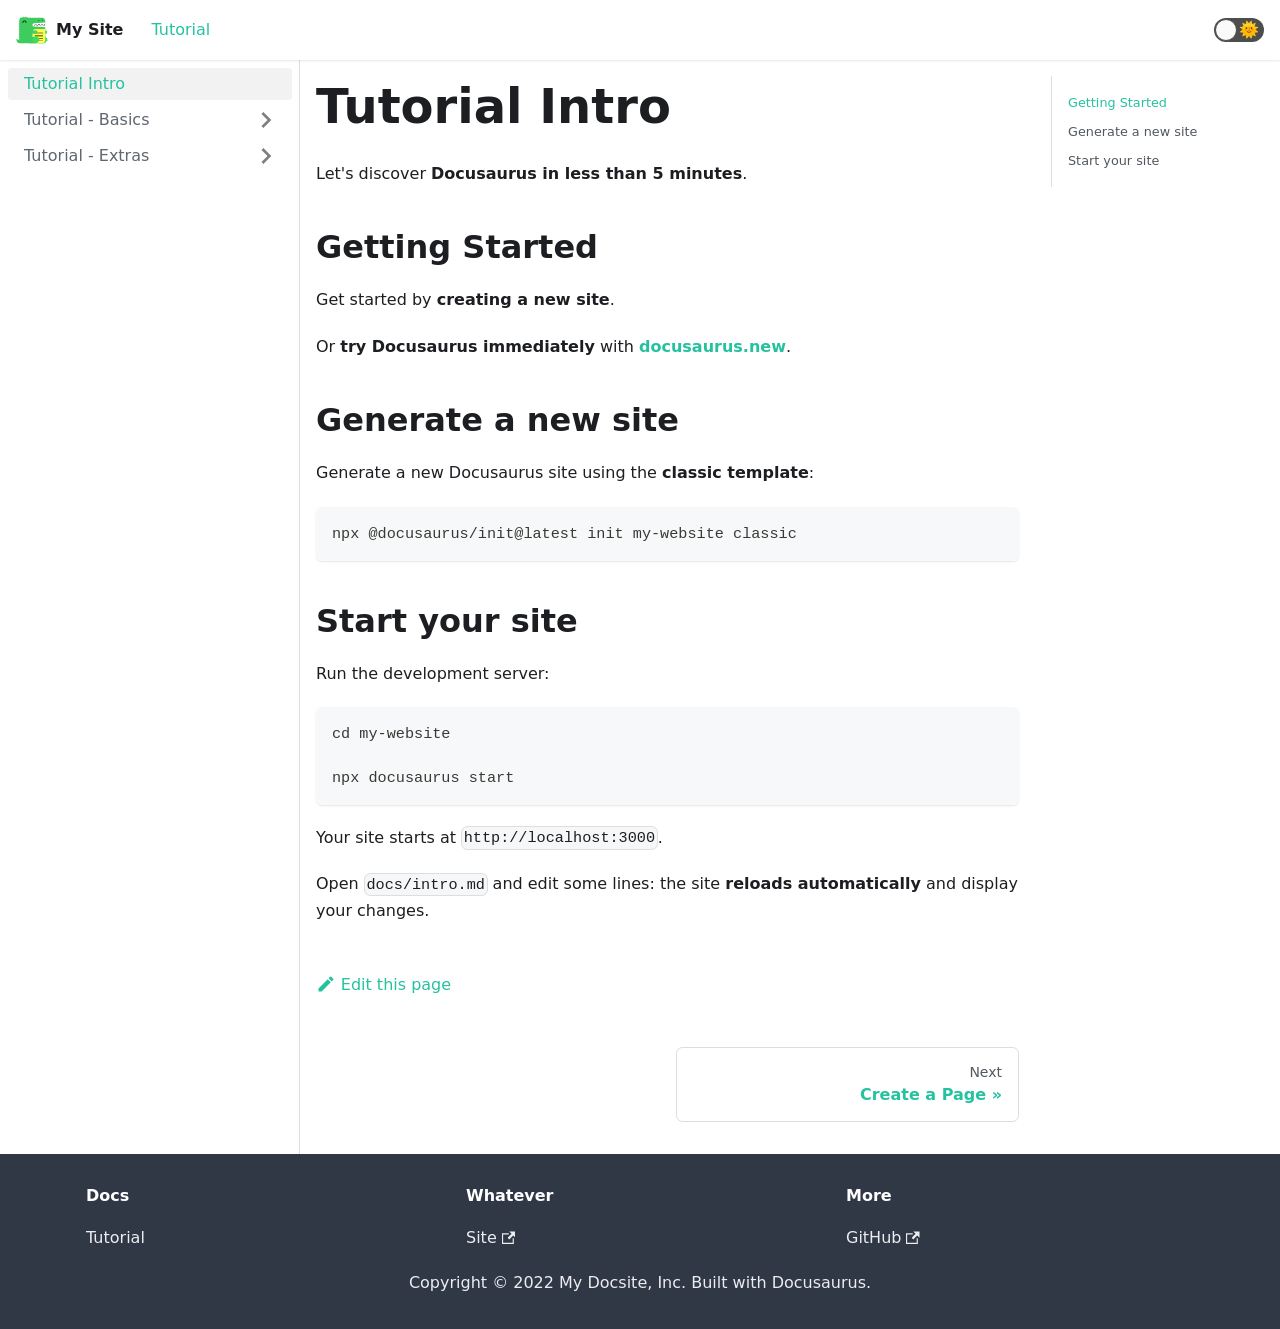
<file: index.html>
<!doctype html>
<html class="docs-version-current" lang="en" dir="ltr">
<head>
<meta charset="UTF-8">
<meta name="viewport" content="width=device-width,initial-scale=1">
<meta name="generator" content="Docusaurus v2.0.0-beta.6">
<title data-react-helmet="true">Tutorial Intro | My Site</title><meta data-react-helmet="true" name="twitter:card" content="summary_large_image"><meta data-react-helmet="true" property="og:url" content="https://munderseth.github.io/"><meta data-react-helmet="true" name="docusaurus_locale" content="en"><meta data-react-helmet="true" name="docusaurus_version" content="current"><meta data-react-helmet="true" name="docusaurus_tag" content="docs-default-current"><meta data-react-helmet="true" property="og:title" content="Tutorial Intro | My Site"><meta data-react-helmet="true" name="description" content="Let&#x27;s discover Docusaurus in less than 5 minutes."><meta data-react-helmet="true" property="og:description" content="Let&#x27;s discover Docusaurus in less than 5 minutes."><link data-react-helmet="true" rel="shortcut icon" href="/img/favicon.ico"><link data-react-helmet="true" rel="canonical" href="https://munderseth.github.io/"><link data-react-helmet="true" rel="alternate" href="https://munderseth.github.io/" hreflang="en"><link data-react-helmet="true" rel="alternate" href="https://munderseth.github.io/" hreflang="x-default"><script data-react-helmet="true">function maybeInsertBanner(){window.__DOCUSAURUS_INSERT_BASEURL_BANNER&&insertBanner()}function insertBanner(){var n=document.getElementById("docusaurus-base-url-issue-banner-container");if(n){n.innerHTML='\n<div id="docusaurus-base-url-issue-banner" style="border: thick solid red; background-color: rgb(255, 230, 179); margin: 20px; padding: 20px; font-size: 20px;">\n   <p style="font-weight: bold; font-size: 30px;">Your Docusaurus site did not load properly.</p>\n   <p>A very common reason is a wrong site <a href="https://docusaurus.io/docs/docusaurus.config.js/#baseurl" style="font-weight: bold;">baseUrl configuration</a>.</p>\n   <p>Current configured baseUrl = <span style="font-weight: bold; color: red;">/</span>  (default value)</p>\n   <p>We suggest trying baseUrl = <span id="docusaurus-base-url-issue-banner-suggestion-container" style="font-weight: bold; color: green;"></span></p>\n</div>\n';var e=document.getElementById("docusaurus-base-url-issue-banner-suggestion-container"),s=window.location.pathname,r="/"===s.substr(-1)?s:s+"/";e.innerHTML=r}}window.__DOCUSAURUS_INSERT_BASEURL_BANNER=!0,document.addEventListener("DOMContentLoaded",maybeInsertBanner)</script><link rel="stylesheet" href="/assets/css/styles.9cee7f8b.css">
<link rel="preload" href="/assets/js/runtime~main.8dc8608d.js" as="script">
<link rel="preload" href="/assets/js/main.dfd9ba81.js" as="script">
</head>
<body>
<script>!function(){function t(t){document.documentElement.setAttribute("data-theme",t)}var e=function(){var t=null;try{t=localStorage.getItem("theme")}catch(t){}return t}();t(null!==e?e:"light")}()</script><div id="__docusaurus">
<div id="docusaurus-base-url-issue-banner-container"></div><div><a href="#" class="skipToContent_OuoZ">Skip to main content</a></div><nav class="navbar navbar--fixed-top"><div class="navbar__inner"><div class="navbar__items"><button aria-label="Navigation bar toggle" class="navbar__toggle clean-btn" type="button" tabindex="0"><svg width="30" height="30" viewBox="0 0 30 30" aria-hidden="true"><path stroke="currentColor" stroke-linecap="round" stroke-miterlimit="10" stroke-width="2" d="M4 7h22M4 15h22M4 23h22"></path></svg></button><a class="navbar__brand" href="/"><img src="/img/logo.svg" alt="My Site Logo" class="themedImage_TMUO themedImage--light_4Vu1 navbar__logo"><img src="/img/logo.svg" alt="My Site Logo" class="themedImage_TMUO themedImage--dark_uzRr navbar__logo"><b class="navbar__title">My Site</b></a><a aria-current="page" class="navbar__item navbar__link navbar__link--active" href="/">Tutorial</a></div><div class="navbar__items navbar__items--right"><div class="react-toggle toggle_2i4l react-toggle--disabled"><div class="react-toggle-track" role="button" tabindex="-1"><div class="react-toggle-track-check"><span class="toggle_iYfV">🌜</span></div><div class="react-toggle-track-x"><span class="toggle_iYfV">🌞</span></div><div class="react-toggle-thumb"></div></div><input type="checkbox" class="react-toggle-screenreader-only" aria-label="Switch between dark and light mode"></div></div></div><div role="presentation" class="navbar-sidebar__backdrop"></div></nav><div class="main-wrapper docs-wrapper docs-doc-page"><div class="docPage_lDyR"><button class="clean-btn backToTopButton_i9tI" type="button"><svg viewBox="0 0 24 24" width="28"><path d="M7.41 15.41L12 10.83l4.59 4.58L18 14l-6-6-6 6z" fill="currentColor"></path></svg></button><aside class="docSidebarContainer_0YBq"><div class="sidebar_a3j0"><nav class="menu thin-scrollbar menu_cyFh menuWithAnnouncementBar_+O1J"><ul class="theme-doc-sidebar-menu menu__list"><li class="theme-doc-sidebar-item-link menu__list-item"><a class="menu__link menu__link--active" aria-current="page" href="/">Tutorial Intro</a></li><li class="theme-doc-sidebar-item-category menu__list-item menu__list-item--collapsed"><a class="menu__link menu__link--sublist" href="#">Tutorial - Basics</a></li><li class="theme-doc-sidebar-item-category menu__list-item menu__list-item--collapsed"><a class="menu__link menu__link--sublist" href="#">Tutorial - Extras</a></li></ul></nav></div></aside><main class="docMainContainer_r8cw"><div class="container padding-top--md padding-bottom--lg"><div class="row"><div class="col docItemCol_zHA2"><div class="docItemContainer_oiyr"><article><div class="tocCollapsible_aw-L theme-doc-toc-mobile tocMobile_Tx6Y"><button type="button" class="clean-btn tocCollapsibleButton_zr6a">On this page</button></div><div class="theme-doc-markdown markdown"><header><h1>Tutorial Intro</h1></header><p>Let&#x27;s discover <strong>Docusaurus in less than 5 minutes</strong>.</p><h2><a aria-hidden="true" tabindex="-1" class="anchor anchor__h2 anchorWithStickyNavbar_y2LR" id="getting-started"></a>Getting Started<a class="hash-link" href="#getting-started" title="Direct link to heading">#</a></h2><p>Get started by <strong>creating a new site</strong>.</p><p>Or <strong>try Docusaurus immediately</strong> with <strong><a href="https://docusaurus.new" target="_blank" rel="noopener noreferrer">docusaurus.new</a></strong>.</p><h2><a aria-hidden="true" tabindex="-1" class="anchor anchor__h2 anchorWithStickyNavbar_y2LR" id="generate-a-new-site"></a>Generate a new site<a class="hash-link" href="#generate-a-new-site" title="Direct link to heading">#</a></h2><p>Generate a new Docusaurus site using the <strong>classic template</strong>:</p><div class="codeBlockContainer_J+bg"><div class="codeBlockContent_csEI shell"><pre tabindex="0" class="prism-code language-shell codeBlock_rtdJ thin-scrollbar" style="color:#393A34;background-color:#f6f8fa"><code class="codeBlockLines_1zSZ"><span class="token-line" style="color:#393A34"><span class="token plain">npx @docusaurus/init@latest init my-website classic</span></span></code></pre><button type="button" aria-label="Copy code to clipboard" class="copyButton_M3SB clean-btn">Copy</button></div></div><h2><a aria-hidden="true" tabindex="-1" class="anchor anchor__h2 anchorWithStickyNavbar_y2LR" id="start-your-site"></a>Start your site<a class="hash-link" href="#start-your-site" title="Direct link to heading">#</a></h2><p>Run the development server:</p><div class="codeBlockContainer_J+bg"><div class="codeBlockContent_csEI shell"><pre tabindex="0" class="prism-code language-shell codeBlock_rtdJ thin-scrollbar" style="color:#393A34;background-color:#f6f8fa"><code class="codeBlockLines_1zSZ"><span class="token-line" style="color:#393A34"><span class="token builtin class-name">cd</span><span class="token plain"> my-website</span></span><span class="token-line" style="color:#393A34"><span class="token plain" style="display:inline-block">
</span></span><span class="token-line" style="color:#393A34"><span class="token plain">npx docusaurus start</span></span></code></pre><button type="button" aria-label="Copy code to clipboard" class="copyButton_M3SB clean-btn">Copy</button></div></div><p>Your site starts at <code>http://localhost:3000</code>.</p><p>Open <code>docs/intro.md</code> and edit some lines: the site <strong>reloads automatically</strong> and display your changes.</p></div><footer class="theme-doc-footer docusaurus-mt-lg"><div class="theme-doc-footer-edit-meta-row row"><div class="col"><a href="https://github.com/munderseth.github.io/main/docs/intro.md" target="_blank" rel="noreferrer noopener" class="theme-edit-this-page"><svg fill="currentColor" height="20" width="20" viewBox="0 0 40 40" class="iconEdit_mS5F" aria-hidden="true"><g><path d="m34.5 11.7l-3 3.1-6.3-6.3 3.1-3q0.5-0.5 1.2-0.5t1.1 0.5l3.9 3.9q0.5 0.4 0.5 1.1t-0.5 1.2z m-29.5 17.1l18.4-18.5 6.3 6.3-18.4 18.4h-6.3v-6.2z"></path></g></svg>Edit this page</a></div><div class="col lastUpdated_mt2f"></div></div></footer></article><nav class="pagination-nav docusaurus-mt-lg" aria-label="Docs pages navigation"><div class="pagination-nav__item"></div><div class="pagination-nav__item pagination-nav__item--next"><a class="pagination-nav__link" href="/tutorial-basics/create-a-page"><div class="pagination-nav__sublabel">Next</div><div class="pagination-nav__label">Create a Page »</div></a></div></nav></div></div><div class="col col--3"><div class="tableOfContents_vrFS thin-scrollbar"><ul class="table-of-contents table-of-contents__left-border"><li><a href="#getting-started" class="table-of-contents__link">Getting Started</a></li><li><a href="#generate-a-new-site" class="table-of-contents__link">Generate a new site</a></li><li><a href="#start-your-site" class="table-of-contents__link">Start your site</a></li></ul></div></div></div></div></main></div></div><footer class="footer footer--dark"><div class="container"><div class="row footer__links"><div class="col footer__col"><div class="footer__title">Docs</div><ul class="footer__items"><li class="footer__item"><a class="footer__link-item" href="/">Tutorial</a></li></ul></div><div class="col footer__col"><div class="footer__title">Whatever</div><ul class="footer__items"><li class="footer__item"><a href="https://munderseth.github.io/" target="_blank" rel="noopener noreferrer" class="footer__link-item"><span>Site<svg width="13.5" height="13.5" aria-hidden="true" viewBox="0 0 24 24" class="iconExternalLink_wgqa"><path fill="currentColor" d="M21 13v10h-21v-19h12v2h-10v15h17v-8h2zm3-12h-10.988l4.035 4-6.977 7.07 2.828 2.828 6.977-7.07 4.125 4.172v-11z"></path></svg></span></a></li></ul></div><div class="col footer__col"><div class="footer__title">More</div><ul class="footer__items"><li class="footer__item"><a href="https://github.com/munderseth/munderseth.github.io" target="_blank" rel="noopener noreferrer" class="footer__link-item"><span>GitHub<svg width="13.5" height="13.5" aria-hidden="true" viewBox="0 0 24 24" class="iconExternalLink_wgqa"><path fill="currentColor" d="M21 13v10h-21v-19h12v2h-10v15h17v-8h2zm3-12h-10.988l4.035 4-6.977 7.07 2.828 2.828 6.977-7.07 4.125 4.172v-11z"></path></svg></span></a></li></ul></div></div><div class="footer__bottom text--center"><div class="footer__copyright">Copyright © 2022 My Docsite, Inc. Built with Docusaurus.</div></div></div></footer></div>
<script src="/assets/js/runtime~main.8dc8608d.js"></script>
<script src="/assets/js/main.dfd9ba81.js"></script>
</body>
</html>
</file>
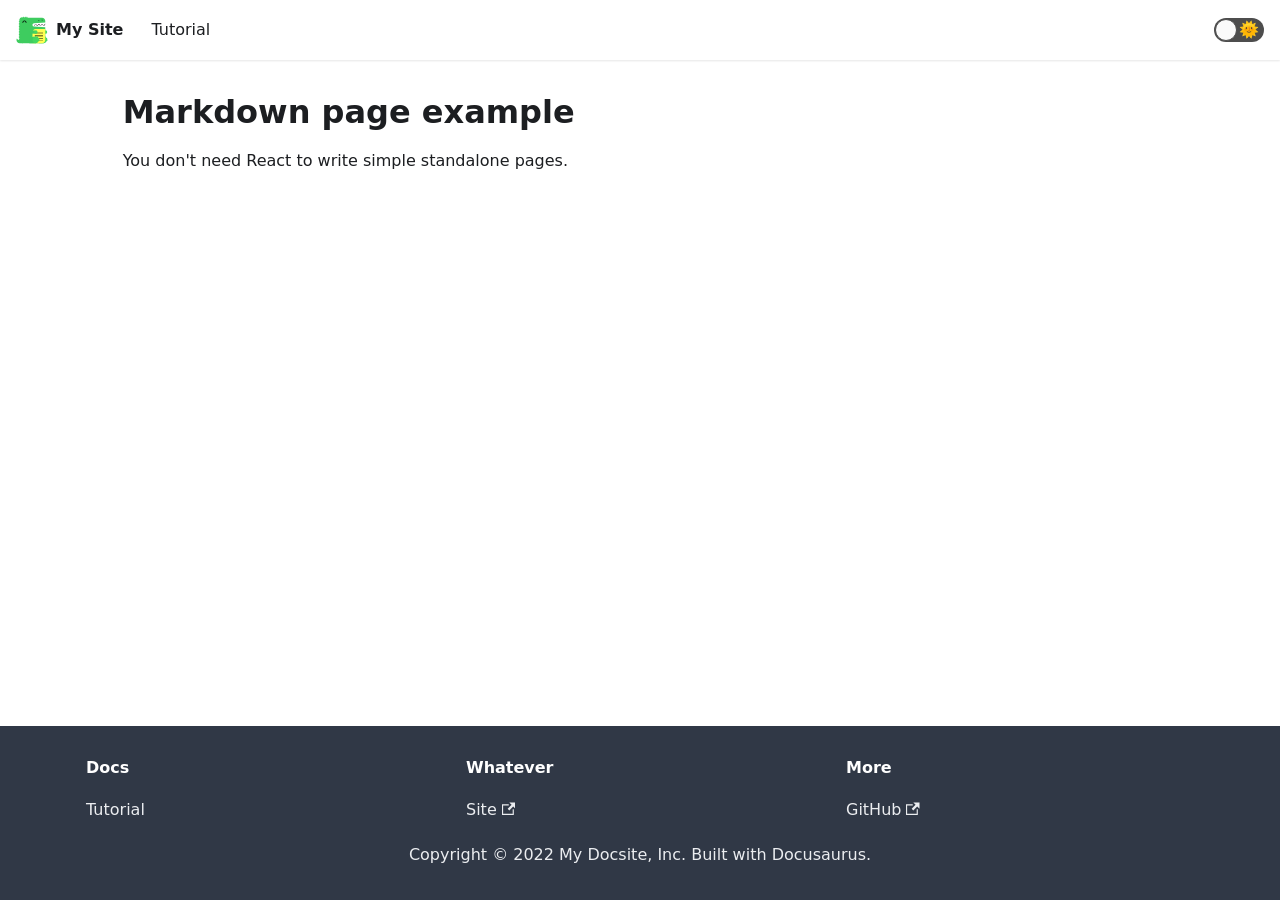
<file: markdown-page/index.html>
<!doctype html>
<html lang="en" dir="ltr">
<head>
<meta charset="UTF-8">
<meta name="viewport" content="width=device-width,initial-scale=1">
<meta name="generator" content="Docusaurus v2.0.0-beta.6">
<title data-react-helmet="true">Markdown page example | My Site</title><meta data-react-helmet="true" property="og:title" content="Markdown page example | My Site"><meta data-react-helmet="true" name="twitter:card" content="summary_large_image"><meta data-react-helmet="true" property="og:url" content="https://munderseth.github.io/markdown-page"><meta data-react-helmet="true" name="docusaurus_locale" content="en"><meta data-react-helmet="true" name="docusaurus_tag" content="default"><link data-react-helmet="true" rel="shortcut icon" href="/img/favicon.ico"><link data-react-helmet="true" rel="canonical" href="https://munderseth.github.io/markdown-page"><link data-react-helmet="true" rel="alternate" href="https://munderseth.github.io/markdown-page" hreflang="en"><link data-react-helmet="true" rel="alternate" href="https://munderseth.github.io/markdown-page" hreflang="x-default"><link rel="stylesheet" href="/assets/css/styles.9cee7f8b.css">
<link rel="preload" href="/assets/js/runtime~main.8dc8608d.js" as="script">
<link rel="preload" href="/assets/js/main.dfd9ba81.js" as="script">
</head>
<body>
<script>!function(){function t(t){document.documentElement.setAttribute("data-theme",t)}var e=function(){var t=null;try{t=localStorage.getItem("theme")}catch(t){}return t}();t(null!==e?e:"light")}()</script><div id="__docusaurus">
<div><a href="#" class="skipToContent_OuoZ">Skip to main content</a></div><nav class="navbar navbar--fixed-top"><div class="navbar__inner"><div class="navbar__items"><button aria-label="Navigation bar toggle" class="navbar__toggle clean-btn" type="button" tabindex="0"><svg width="30" height="30" viewBox="0 0 30 30" aria-hidden="true"><path stroke="currentColor" stroke-linecap="round" stroke-miterlimit="10" stroke-width="2" d="M4 7h22M4 15h22M4 23h22"></path></svg></button><a class="navbar__brand" href="/"><img src="/img/logo.svg" alt="My Site Logo" class="themedImage_TMUO themedImage--light_4Vu1 navbar__logo"><img src="/img/logo.svg" alt="My Site Logo" class="themedImage_TMUO themedImage--dark_uzRr navbar__logo"><b class="navbar__title">My Site</b></a><a class="navbar__item navbar__link" href="/">Tutorial</a></div><div class="navbar__items navbar__items--right"><div class="react-toggle toggle_2i4l react-toggle--disabled"><div class="react-toggle-track" role="button" tabindex="-1"><div class="react-toggle-track-check"><span class="toggle_iYfV">🌜</span></div><div class="react-toggle-track-x"><span class="toggle_iYfV">🌞</span></div><div class="react-toggle-thumb"></div></div><input type="checkbox" class="react-toggle-screenreader-only" aria-label="Switch between dark and light mode"></div></div></div><div role="presentation" class="navbar-sidebar__backdrop"></div></nav><div class="main-wrapper mdx-wrapper mdx-page"><main class="container container--fluid margin-vert--lg"><div class="row mdxPageWrapper_eQvw"><div class="col col--8"><header><h1>Markdown page example</h1></header><p>You don&#x27;t need React to write simple standalone pages.</p></div><div class="col col--2"><div class="tableOfContents_vrFS thin-scrollbar"></div></div></div></main></div><footer class="footer footer--dark"><div class="container"><div class="row footer__links"><div class="col footer__col"><div class="footer__title">Docs</div><ul class="footer__items"><li class="footer__item"><a class="footer__link-item" href="/">Tutorial</a></li></ul></div><div class="col footer__col"><div class="footer__title">Whatever</div><ul class="footer__items"><li class="footer__item"><a href="https://munderseth.github.io/" target="_blank" rel="noopener noreferrer" class="footer__link-item"><span>Site<svg width="13.5" height="13.5" aria-hidden="true" viewBox="0 0 24 24" class="iconExternalLink_wgqa"><path fill="currentColor" d="M21 13v10h-21v-19h12v2h-10v15h17v-8h2zm3-12h-10.988l4.035 4-6.977 7.07 2.828 2.828 6.977-7.07 4.125 4.172v-11z"></path></svg></span></a></li></ul></div><div class="col footer__col"><div class="footer__title">More</div><ul class="footer__items"><li class="footer__item"><a href="https://github.com/munderseth/munderseth.github.io" target="_blank" rel="noopener noreferrer" class="footer__link-item"><span>GitHub<svg width="13.5" height="13.5" aria-hidden="true" viewBox="0 0 24 24" class="iconExternalLink_wgqa"><path fill="currentColor" d="M21 13v10h-21v-19h12v2h-10v15h17v-8h2zm3-12h-10.988l4.035 4-6.977 7.07 2.828 2.828 6.977-7.07 4.125 4.172v-11z"></path></svg></span></a></li></ul></div></div><div class="footer__bottom text--center"><div class="footer__copyright">Copyright © 2022 My Docsite, Inc. Built with Docusaurus.</div></div></div></footer></div>
<script src="/assets/js/runtime~main.8dc8608d.js"></script>
<script src="/assets/js/main.dfd9ba81.js"></script>
</body>
</html>
</file>
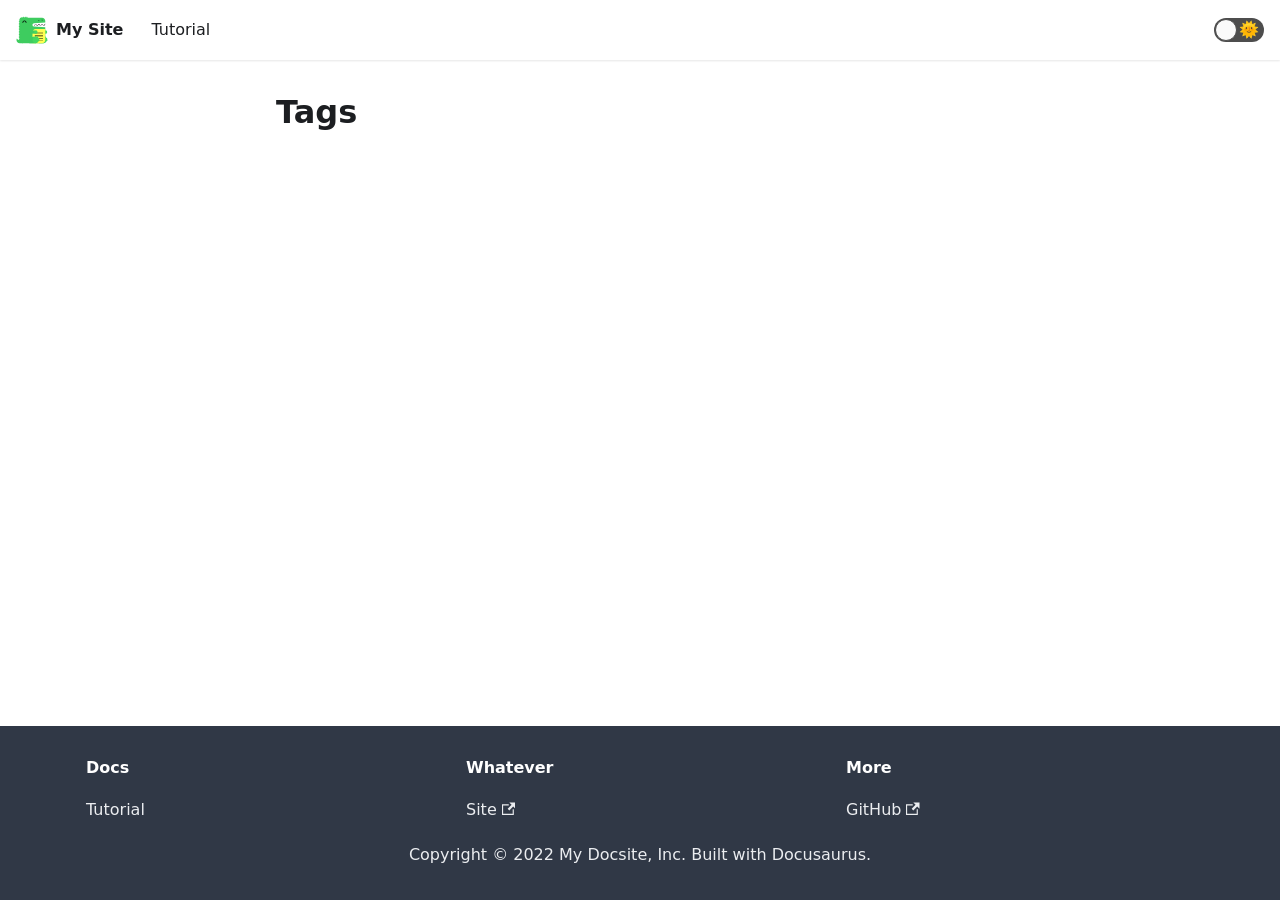
<file: tags/index.html>
<!doctype html>
<html lang="en" dir="ltr">
<head>
<meta charset="UTF-8">
<meta name="viewport" content="width=device-width,initial-scale=1">
<meta name="generator" content="Docusaurus v2.0.0-beta.6">
<title data-react-helmet="true">Tags | My Site</title><meta data-react-helmet="true" property="og:title" content="Tags | My Site"><meta data-react-helmet="true" name="twitter:card" content="summary_large_image"><meta data-react-helmet="true" property="og:url" content="https://munderseth.github.io/tags"><meta data-react-helmet="true" name="docusaurus_locale" content="en"><meta data-react-helmet="true" name="docusaurus_tag" content="doc_tags_list"><link data-react-helmet="true" rel="shortcut icon" href="/img/favicon.ico"><link data-react-helmet="true" rel="canonical" href="https://munderseth.github.io/tags"><link data-react-helmet="true" rel="alternate" href="https://munderseth.github.io/tags" hreflang="en"><link data-react-helmet="true" rel="alternate" href="https://munderseth.github.io/tags" hreflang="x-default"><link rel="stylesheet" href="/assets/css/styles.9cee7f8b.css">
<link rel="preload" href="/assets/js/runtime~main.8dc8608d.js" as="script">
<link rel="preload" href="/assets/js/main.dfd9ba81.js" as="script">
</head>
<body>
<script>!function(){function t(t){document.documentElement.setAttribute("data-theme",t)}var e=function(){var t=null;try{t=localStorage.getItem("theme")}catch(t){}return t}();t(null!==e?e:"light")}()</script><div id="__docusaurus">
<div><a href="#" class="skipToContent_OuoZ">Skip to main content</a></div><nav class="navbar navbar--fixed-top"><div class="navbar__inner"><div class="navbar__items"><button aria-label="Navigation bar toggle" class="navbar__toggle clean-btn" type="button" tabindex="0"><svg width="30" height="30" viewBox="0 0 30 30" aria-hidden="true"><path stroke="currentColor" stroke-linecap="round" stroke-miterlimit="10" stroke-width="2" d="M4 7h22M4 15h22M4 23h22"></path></svg></button><a class="navbar__brand" href="/"><img src="/img/logo.svg" alt="My Site Logo" class="themedImage_TMUO themedImage--light_4Vu1 navbar__logo"><img src="/img/logo.svg" alt="My Site Logo" class="themedImage_TMUO themedImage--dark_uzRr navbar__logo"><b class="navbar__title">My Site</b></a><a class="navbar__item navbar__link" href="/">Tutorial</a></div><div class="navbar__items navbar__items--right"><div class="react-toggle toggle_2i4l react-toggle--disabled"><div class="react-toggle-track" role="button" tabindex="-1"><div class="react-toggle-track-check"><span class="toggle_iYfV">🌜</span></div><div class="react-toggle-track-x"><span class="toggle_iYfV">🌞</span></div><div class="react-toggle-thumb"></div></div><input type="checkbox" class="react-toggle-screenreader-only" aria-label="Switch between dark and light mode"></div></div></div><div role="presentation" class="navbar-sidebar__backdrop"></div></nav><div class="main-wrapper docs-wrapper docs-tags-list-page"><div class="container margin-vert--lg"><div class="row"><main class="col col--8 col--offset-2"><h1>Tags</h1><section class="margin-vert--lg"></section></main></div></div></div><footer class="footer footer--dark"><div class="container"><div class="row footer__links"><div class="col footer__col"><div class="footer__title">Docs</div><ul class="footer__items"><li class="footer__item"><a class="footer__link-item" href="/">Tutorial</a></li></ul></div><div class="col footer__col"><div class="footer__title">Whatever</div><ul class="footer__items"><li class="footer__item"><a href="https://munderseth.github.io/" target="_blank" rel="noopener noreferrer" class="footer__link-item"><span>Site<svg width="13.5" height="13.5" aria-hidden="true" viewBox="0 0 24 24" class="iconExternalLink_wgqa"><path fill="currentColor" d="M21 13v10h-21v-19h12v2h-10v15h17v-8h2zm3-12h-10.988l4.035 4-6.977 7.07 2.828 2.828 6.977-7.07 4.125 4.172v-11z"></path></svg></span></a></li></ul></div><div class="col footer__col"><div class="footer__title">More</div><ul class="footer__items"><li class="footer__item"><a href="https://github.com/munderseth/munderseth.github.io" target="_blank" rel="noopener noreferrer" class="footer__link-item"><span>GitHub<svg width="13.5" height="13.5" aria-hidden="true" viewBox="0 0 24 24" class="iconExternalLink_wgqa"><path fill="currentColor" d="M21 13v10h-21v-19h12v2h-10v15h17v-8h2zm3-12h-10.988l4.035 4-6.977 7.07 2.828 2.828 6.977-7.07 4.125 4.172v-11z"></path></svg></span></a></li></ul></div></div><div class="footer__bottom text--center"><div class="footer__copyright">Copyright © 2022 My Docsite, Inc. Built with Docusaurus.</div></div></div></footer></div>
<script src="/assets/js/runtime~main.8dc8608d.js"></script>
<script src="/assets/js/main.dfd9ba81.js"></script>
</body>
</html>
</file>
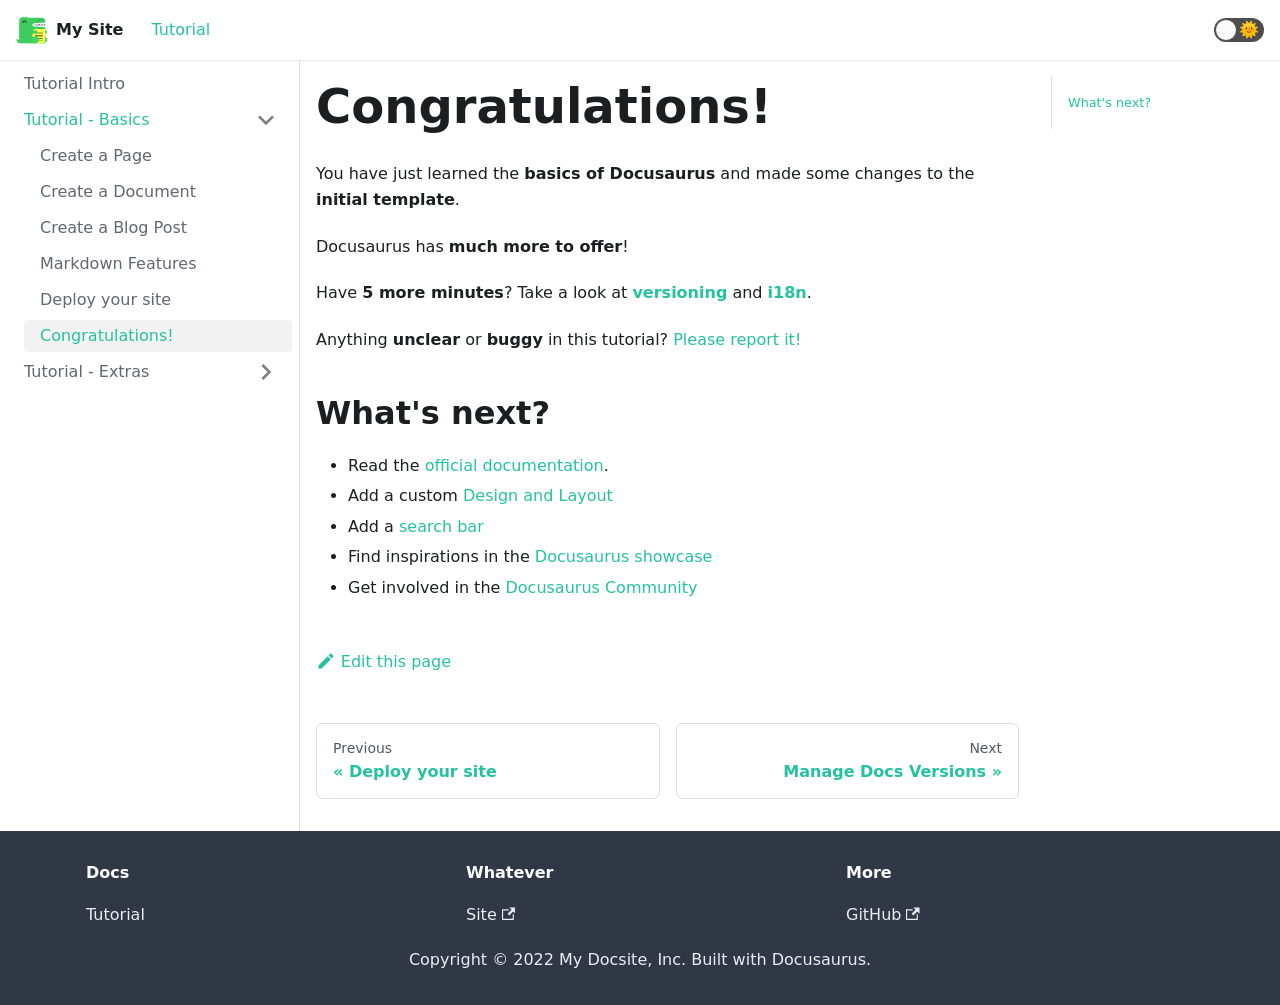
<file: tutorial-basics/congratulations/index.html>
<!doctype html>
<html class="docs-version-current" lang="en" dir="ltr">
<head>
<meta charset="UTF-8">
<meta name="viewport" content="width=device-width,initial-scale=1">
<meta name="generator" content="Docusaurus v2.0.0-beta.6">
<title data-react-helmet="true">Congratulations! | My Site</title><meta data-react-helmet="true" name="twitter:card" content="summary_large_image"><meta data-react-helmet="true" property="og:url" content="https://munderseth.github.io/tutorial-basics/congratulations"><meta data-react-helmet="true" name="docusaurus_locale" content="en"><meta data-react-helmet="true" name="docusaurus_version" content="current"><meta data-react-helmet="true" name="docusaurus_tag" content="docs-default-current"><meta data-react-helmet="true" property="og:title" content="Congratulations! | My Site"><meta data-react-helmet="true" name="description" content="You have just learned the basics of Docusaurus and made some changes to the initial template."><meta data-react-helmet="true" property="og:description" content="You have just learned the basics of Docusaurus and made some changes to the initial template."><link data-react-helmet="true" rel="shortcut icon" href="/img/favicon.ico"><link data-react-helmet="true" rel="canonical" href="https://munderseth.github.io/tutorial-basics/congratulations"><link data-react-helmet="true" rel="alternate" href="https://munderseth.github.io/tutorial-basics/congratulations" hreflang="en"><link data-react-helmet="true" rel="alternate" href="https://munderseth.github.io/tutorial-basics/congratulations" hreflang="x-default"><link rel="stylesheet" href="/assets/css/styles.9cee7f8b.css">
<link rel="preload" href="/assets/js/runtime~main.8dc8608d.js" as="script">
<link rel="preload" href="/assets/js/main.dfd9ba81.js" as="script">
</head>
<body>
<script>!function(){function t(t){document.documentElement.setAttribute("data-theme",t)}var e=function(){var t=null;try{t=localStorage.getItem("theme")}catch(t){}return t}();t(null!==e?e:"light")}()</script><div id="__docusaurus">
<div><a href="#" class="skipToContent_OuoZ">Skip to main content</a></div><nav class="navbar navbar--fixed-top"><div class="navbar__inner"><div class="navbar__items"><button aria-label="Navigation bar toggle" class="navbar__toggle clean-btn" type="button" tabindex="0"><svg width="30" height="30" viewBox="0 0 30 30" aria-hidden="true"><path stroke="currentColor" stroke-linecap="round" stroke-miterlimit="10" stroke-width="2" d="M4 7h22M4 15h22M4 23h22"></path></svg></button><a class="navbar__brand" href="/"><img src="/img/logo.svg" alt="My Site Logo" class="themedImage_TMUO themedImage--light_4Vu1 navbar__logo"><img src="/img/logo.svg" alt="My Site Logo" class="themedImage_TMUO themedImage--dark_uzRr navbar__logo"><b class="navbar__title">My Site</b></a><a class="navbar__item navbar__link navbar__link--active" href="/">Tutorial</a></div><div class="navbar__items navbar__items--right"><div class="react-toggle toggle_2i4l react-toggle--disabled"><div class="react-toggle-track" role="button" tabindex="-1"><div class="react-toggle-track-check"><span class="toggle_iYfV">🌜</span></div><div class="react-toggle-track-x"><span class="toggle_iYfV">🌞</span></div><div class="react-toggle-thumb"></div></div><input type="checkbox" class="react-toggle-screenreader-only" aria-label="Switch between dark and light mode"></div></div></div><div role="presentation" class="navbar-sidebar__backdrop"></div></nav><div class="main-wrapper docs-wrapper docs-doc-page"><div class="docPage_lDyR"><button class="clean-btn backToTopButton_i9tI" type="button"><svg viewBox="0 0 24 24" width="28"><path d="M7.41 15.41L12 10.83l4.59 4.58L18 14l-6-6-6 6z" fill="currentColor"></path></svg></button><aside class="docSidebarContainer_0YBq"><div class="sidebar_a3j0"><nav class="menu thin-scrollbar menu_cyFh menuWithAnnouncementBar_+O1J"><ul class="theme-doc-sidebar-menu menu__list"><li class="theme-doc-sidebar-item-link menu__list-item"><a class="menu__link" href="/">Tutorial Intro</a></li><li class="theme-doc-sidebar-item-category menu__list-item"><a class="menu__link menu__link--sublist menu__link--active" href="#">Tutorial - Basics</a><ul style="display:block;overflow:visible;height:auto" class="menu__list"><li class="theme-doc-sidebar-item-link menu__list-item"><a class="menu__link" tabindex="0" href="/tutorial-basics/create-a-page">Create a Page</a></li><li class="theme-doc-sidebar-item-link menu__list-item"><a class="menu__link" tabindex="0" href="/tutorial-basics/create-a-document">Create a Document</a></li><li class="theme-doc-sidebar-item-link menu__list-item"><a class="menu__link" tabindex="0" href="/tutorial-basics/create-a-blog-post">Create a Blog Post</a></li><li class="theme-doc-sidebar-item-link menu__list-item"><a class="menu__link" tabindex="0" href="/tutorial-basics/markdown-features">Markdown Features</a></li><li class="theme-doc-sidebar-item-link menu__list-item"><a class="menu__link" tabindex="0" href="/tutorial-basics/deploy-your-site">Deploy your site</a></li><li class="theme-doc-sidebar-item-link menu__list-item"><a class="menu__link menu__link--active" aria-current="page" tabindex="0" href="/tutorial-basics/congratulations">Congratulations!</a></li></ul></li><li class="theme-doc-sidebar-item-category menu__list-item menu__list-item--collapsed"><a class="menu__link menu__link--sublist" href="#">Tutorial - Extras</a></li></ul></nav></div></aside><main class="docMainContainer_r8cw"><div class="container padding-top--md padding-bottom--lg"><div class="row"><div class="col docItemCol_zHA2"><div class="docItemContainer_oiyr"><article><div class="tocCollapsible_aw-L theme-doc-toc-mobile tocMobile_Tx6Y"><button type="button" class="clean-btn tocCollapsibleButton_zr6a">On this page</button></div><div class="theme-doc-markdown markdown"><header><h1>Congratulations!</h1></header><p>You have just learned the <strong>basics of Docusaurus</strong> and made some changes to the <strong>initial template</strong>.</p><p>Docusaurus has <strong>much more to offer</strong>!</p><p>Have <strong>5 more minutes</strong>? Take a look at <strong><a href="/tutorial-extras/manage-docs-versions">versioning</a></strong> and <strong><a href="/tutorial-extras/translate-your-site">i18n</a></strong>.</p><p>Anything <strong>unclear</strong> or <strong>buggy</strong> in this tutorial? <a href="https://github.com/facebook/docusaurus/discussions/4610" target="_blank" rel="noopener noreferrer">Please report it!</a></p><h2><a aria-hidden="true" tabindex="-1" class="anchor anchor__h2 anchorWithStickyNavbar_y2LR" id="whats-next"></a>What&#x27;s next?<a class="hash-link" href="#whats-next" title="Direct link to heading">#</a></h2><ul><li>Read the <a href="https://docusaurus.io/" target="_blank" rel="noopener noreferrer">official documentation</a>.</li><li>Add a custom <a href="https://docusaurus.io/docs/styling-layout" target="_blank" rel="noopener noreferrer">Design and Layout</a></li><li>Add a <a href="https://docusaurus.io/docs/search" target="_blank" rel="noopener noreferrer">search bar</a></li><li>Find inspirations in the <a href="https://docusaurus.io/showcase" target="_blank" rel="noopener noreferrer">Docusaurus showcase</a></li><li>Get involved in the <a href="https://docusaurus.io/community/support" target="_blank" rel="noopener noreferrer">Docusaurus Community</a></li></ul></div><footer class="theme-doc-footer docusaurus-mt-lg"><div class="theme-doc-footer-edit-meta-row row"><div class="col"><a href="https://github.com/munderseth.github.io/main/docs/tutorial-basics/congratulations.md" target="_blank" rel="noreferrer noopener" class="theme-edit-this-page"><svg fill="currentColor" height="20" width="20" viewBox="0 0 40 40" class="iconEdit_mS5F" aria-hidden="true"><g><path d="m34.5 11.7l-3 3.1-6.3-6.3 3.1-3q0.5-0.5 1.2-0.5t1.1 0.5l3.9 3.9q0.5 0.4 0.5 1.1t-0.5 1.2z m-29.5 17.1l18.4-18.5 6.3 6.3-18.4 18.4h-6.3v-6.2z"></path></g></svg>Edit this page</a></div><div class="col lastUpdated_mt2f"></div></div></footer></article><nav class="pagination-nav docusaurus-mt-lg" aria-label="Docs pages navigation"><div class="pagination-nav__item"><a class="pagination-nav__link" href="/tutorial-basics/deploy-your-site"><div class="pagination-nav__sublabel">Previous</div><div class="pagination-nav__label">« Deploy your site</div></a></div><div class="pagination-nav__item pagination-nav__item--next"><a class="pagination-nav__link" href="/tutorial-extras/manage-docs-versions"><div class="pagination-nav__sublabel">Next</div><div class="pagination-nav__label">Manage Docs Versions »</div></a></div></nav></div></div><div class="col col--3"><div class="tableOfContents_vrFS thin-scrollbar"><ul class="table-of-contents table-of-contents__left-border"><li><a href="#whats-next" class="table-of-contents__link">What&#39;s next?</a></li></ul></div></div></div></div></main></div></div><footer class="footer footer--dark"><div class="container"><div class="row footer__links"><div class="col footer__col"><div class="footer__title">Docs</div><ul class="footer__items"><li class="footer__item"><a class="footer__link-item" href="/">Tutorial</a></li></ul></div><div class="col footer__col"><div class="footer__title">Whatever</div><ul class="footer__items"><li class="footer__item"><a href="https://munderseth.github.io/" target="_blank" rel="noopener noreferrer" class="footer__link-item"><span>Site<svg width="13.5" height="13.5" aria-hidden="true" viewBox="0 0 24 24" class="iconExternalLink_wgqa"><path fill="currentColor" d="M21 13v10h-21v-19h12v2h-10v15h17v-8h2zm3-12h-10.988l4.035 4-6.977 7.07 2.828 2.828 6.977-7.07 4.125 4.172v-11z"></path></svg></span></a></li></ul></div><div class="col footer__col"><div class="footer__title">More</div><ul class="footer__items"><li class="footer__item"><a href="https://github.com/munderseth/munderseth.github.io" target="_blank" rel="noopener noreferrer" class="footer__link-item"><span>GitHub<svg width="13.5" height="13.5" aria-hidden="true" viewBox="0 0 24 24" class="iconExternalLink_wgqa"><path fill="currentColor" d="M21 13v10h-21v-19h12v2h-10v15h17v-8h2zm3-12h-10.988l4.035 4-6.977 7.07 2.828 2.828 6.977-7.07 4.125 4.172v-11z"></path></svg></span></a></li></ul></div></div><div class="footer__bottom text--center"><div class="footer__copyright">Copyright © 2022 My Docsite, Inc. Built with Docusaurus.</div></div></div></footer></div>
<script src="/assets/js/runtime~main.8dc8608d.js"></script>
<script src="/assets/js/main.dfd9ba81.js"></script>
</body>
</html>
</file>
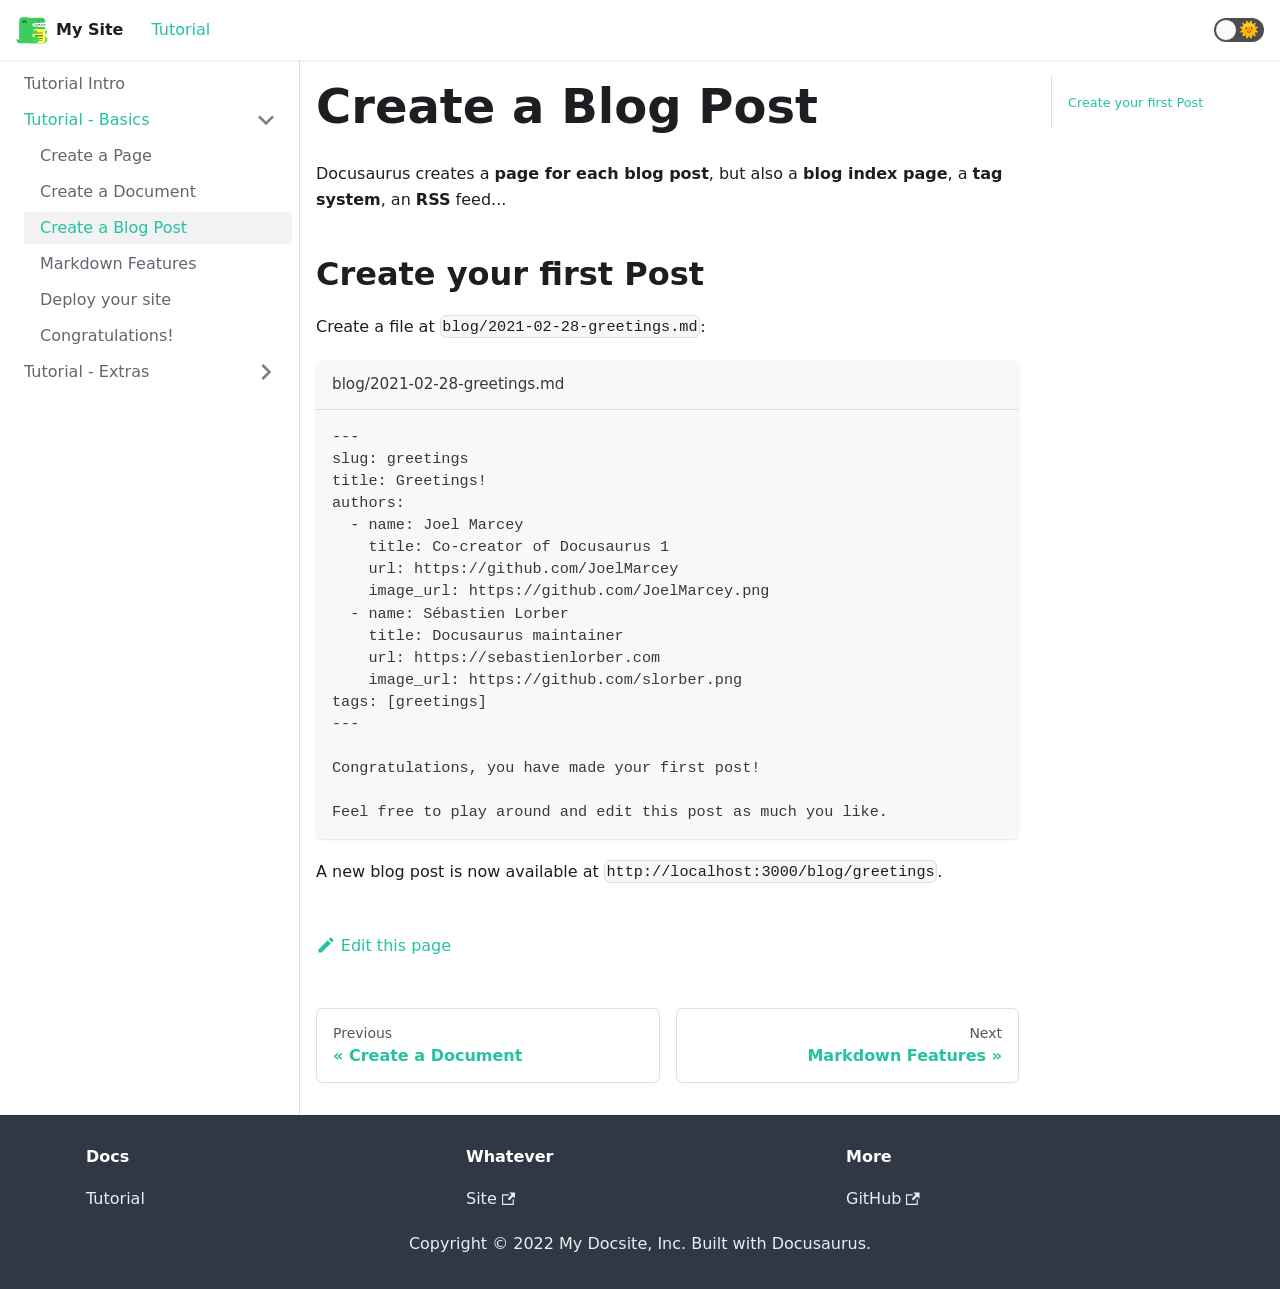
<file: tutorial-basics/create-a-blog-post/index.html>
<!doctype html>
<html class="docs-version-current" lang="en" dir="ltr">
<head>
<meta charset="UTF-8">
<meta name="viewport" content="width=device-width,initial-scale=1">
<meta name="generator" content="Docusaurus v2.0.0-beta.6">
<title data-react-helmet="true">Create a Blog Post | My Site</title><meta data-react-helmet="true" name="twitter:card" content="summary_large_image"><meta data-react-helmet="true" property="og:url" content="https://munderseth.github.io/tutorial-basics/create-a-blog-post"><meta data-react-helmet="true" name="docusaurus_locale" content="en"><meta data-react-helmet="true" name="docusaurus_version" content="current"><meta data-react-helmet="true" name="docusaurus_tag" content="docs-default-current"><meta data-react-helmet="true" property="og:title" content="Create a Blog Post | My Site"><meta data-react-helmet="true" name="description" content="Docusaurus creates a page for each blog post, but also a blog index page, a tag system, an RSS feed..."><meta data-react-helmet="true" property="og:description" content="Docusaurus creates a page for each blog post, but also a blog index page, a tag system, an RSS feed..."><link data-react-helmet="true" rel="shortcut icon" href="/img/favicon.ico"><link data-react-helmet="true" rel="canonical" href="https://munderseth.github.io/tutorial-basics/create-a-blog-post"><link data-react-helmet="true" rel="alternate" href="https://munderseth.github.io/tutorial-basics/create-a-blog-post" hreflang="en"><link data-react-helmet="true" rel="alternate" href="https://munderseth.github.io/tutorial-basics/create-a-blog-post" hreflang="x-default"><link rel="stylesheet" href="/assets/css/styles.9cee7f8b.css">
<link rel="preload" href="/assets/js/runtime~main.8dc8608d.js" as="script">
<link rel="preload" href="/assets/js/main.dfd9ba81.js" as="script">
</head>
<body>
<script>!function(){function t(t){document.documentElement.setAttribute("data-theme",t)}var e=function(){var t=null;try{t=localStorage.getItem("theme")}catch(t){}return t}();t(null!==e?e:"light")}()</script><div id="__docusaurus">
<div><a href="#" class="skipToContent_OuoZ">Skip to main content</a></div><nav class="navbar navbar--fixed-top"><div class="navbar__inner"><div class="navbar__items"><button aria-label="Navigation bar toggle" class="navbar__toggle clean-btn" type="button" tabindex="0"><svg width="30" height="30" viewBox="0 0 30 30" aria-hidden="true"><path stroke="currentColor" stroke-linecap="round" stroke-miterlimit="10" stroke-width="2" d="M4 7h22M4 15h22M4 23h22"></path></svg></button><a class="navbar__brand" href="/"><img src="/img/logo.svg" alt="My Site Logo" class="themedImage_TMUO themedImage--light_4Vu1 navbar__logo"><img src="/img/logo.svg" alt="My Site Logo" class="themedImage_TMUO themedImage--dark_uzRr navbar__logo"><b class="navbar__title">My Site</b></a><a class="navbar__item navbar__link navbar__link--active" href="/">Tutorial</a></div><div class="navbar__items navbar__items--right"><div class="react-toggle toggle_2i4l react-toggle--disabled"><div class="react-toggle-track" role="button" tabindex="-1"><div class="react-toggle-track-check"><span class="toggle_iYfV">🌜</span></div><div class="react-toggle-track-x"><span class="toggle_iYfV">🌞</span></div><div class="react-toggle-thumb"></div></div><input type="checkbox" class="react-toggle-screenreader-only" aria-label="Switch between dark and light mode"></div></div></div><div role="presentation" class="navbar-sidebar__backdrop"></div></nav><div class="main-wrapper docs-wrapper docs-doc-page"><div class="docPage_lDyR"><button class="clean-btn backToTopButton_i9tI" type="button"><svg viewBox="0 0 24 24" width="28"><path d="M7.41 15.41L12 10.83l4.59 4.58L18 14l-6-6-6 6z" fill="currentColor"></path></svg></button><aside class="docSidebarContainer_0YBq"><div class="sidebar_a3j0"><nav class="menu thin-scrollbar menu_cyFh menuWithAnnouncementBar_+O1J"><ul class="theme-doc-sidebar-menu menu__list"><li class="theme-doc-sidebar-item-link menu__list-item"><a class="menu__link" href="/">Tutorial Intro</a></li><li class="theme-doc-sidebar-item-category menu__list-item"><a class="menu__link menu__link--sublist menu__link--active" href="#">Tutorial - Basics</a><ul style="display:block;overflow:visible;height:auto" class="menu__list"><li class="theme-doc-sidebar-item-link menu__list-item"><a class="menu__link" tabindex="0" href="/tutorial-basics/create-a-page">Create a Page</a></li><li class="theme-doc-sidebar-item-link menu__list-item"><a class="menu__link" tabindex="0" href="/tutorial-basics/create-a-document">Create a Document</a></li><li class="theme-doc-sidebar-item-link menu__list-item"><a class="menu__link menu__link--active" aria-current="page" tabindex="0" href="/tutorial-basics/create-a-blog-post">Create a Blog Post</a></li><li class="theme-doc-sidebar-item-link menu__list-item"><a class="menu__link" tabindex="0" href="/tutorial-basics/markdown-features">Markdown Features</a></li><li class="theme-doc-sidebar-item-link menu__list-item"><a class="menu__link" tabindex="0" href="/tutorial-basics/deploy-your-site">Deploy your site</a></li><li class="theme-doc-sidebar-item-link menu__list-item"><a class="menu__link" tabindex="0" href="/tutorial-basics/congratulations">Congratulations!</a></li></ul></li><li class="theme-doc-sidebar-item-category menu__list-item menu__list-item--collapsed"><a class="menu__link menu__link--sublist" href="#">Tutorial - Extras</a></li></ul></nav></div></aside><main class="docMainContainer_r8cw"><div class="container padding-top--md padding-bottom--lg"><div class="row"><div class="col docItemCol_zHA2"><div class="docItemContainer_oiyr"><article><div class="tocCollapsible_aw-L theme-doc-toc-mobile tocMobile_Tx6Y"><button type="button" class="clean-btn tocCollapsibleButton_zr6a">On this page</button></div><div class="theme-doc-markdown markdown"><header><h1>Create a Blog Post</h1></header><p>Docusaurus creates a <strong>page for each blog post</strong>, but also a <strong>blog index page</strong>, a <strong>tag system</strong>, an <strong>RSS</strong> feed...</p><h2><a aria-hidden="true" tabindex="-1" class="anchor anchor__h2 anchorWithStickyNavbar_y2LR" id="create-your-first-post"></a>Create your first Post<a class="hash-link" href="#create-your-first-post" title="Direct link to heading">#</a></h2><p>Create a file at <code>blog/2021-02-28-greetings.md</code>:</p><div class="codeBlockContainer_J+bg"><div style="color:#393A34;background-color:#f6f8fa" class="codeBlockTitle_oQzk">blog/2021-02-28-greetings.md</div><div class="codeBlockContent_csEI md"><pre tabindex="0" class="prism-code language-md codeBlock_rtdJ thin-scrollbar" style="color:#393A34;background-color:#f6f8fa"><code class="codeBlockLines_1zSZ"><span class="token-line" style="color:#393A34"><span class="token front-matter-block punctuation" style="color:#393A34">---</span><span class="token front-matter-block"></span></span><span class="token-line" style="color:#393A34"><span class="token front-matter-block"></span><span class="token front-matter-block front-matter yaml language-yaml">slug: greetings</span></span><span class="token-line" style="color:#393A34"><span class="token front-matter-block front-matter yaml language-yaml">title: Greetings!</span></span><span class="token-line" style="color:#393A34"><span class="token front-matter-block front-matter yaml language-yaml">authors:</span></span><span class="token-line" style="color:#393A34"><span class="token front-matter-block front-matter yaml language-yaml">  - name: Joel Marcey</span></span><span class="token-line" style="color:#393A34"><span class="token front-matter-block front-matter yaml language-yaml">    title: Co-creator of Docusaurus 1</span></span><span class="token-line" style="color:#393A34"><span class="token front-matter-block front-matter yaml language-yaml">    url: https://github.com/JoelMarcey</span></span><span class="token-line" style="color:#393A34"><span class="token front-matter-block front-matter yaml language-yaml">    image_url: https://github.com/JoelMarcey.png</span></span><span class="token-line" style="color:#393A34"><span class="token front-matter-block front-matter yaml language-yaml">  - name: Sébastien Lorber</span></span><span class="token-line" style="color:#393A34"><span class="token front-matter-block front-matter yaml language-yaml">    title: Docusaurus maintainer</span></span><span class="token-line" style="color:#393A34"><span class="token front-matter-block front-matter yaml language-yaml">    url: https://sebastienlorber.com</span></span><span class="token-line" style="color:#393A34"><span class="token front-matter-block front-matter yaml language-yaml">    image_url: https://github.com/slorber.png</span></span><span class="token-line" style="color:#393A34"><span class="token front-matter-block front-matter yaml language-yaml">tags: [greetings]</span><span class="token front-matter-block"></span></span><span class="token-line" style="color:#393A34"><span class="token front-matter-block"></span><span class="token front-matter-block punctuation" style="color:#393A34">---</span><span class="token plain"></span></span><span class="token-line" style="color:#393A34"><span class="token plain" style="display:inline-block">
</span></span><span class="token-line" style="color:#393A34"><span class="token plain">Congratulations, you have made your first post!</span></span><span class="token-line" style="color:#393A34"><span class="token plain" style="display:inline-block">
</span></span><span class="token-line" style="color:#393A34"><span class="token plain">Feel free to play around and edit this post as much you like.</span></span></code></pre><button type="button" aria-label="Copy code to clipboard" class="copyButton_M3SB clean-btn">Copy</button></div></div><p>A new blog post is now available at <code>http://localhost:3000/blog/greetings</code>.</p></div><footer class="theme-doc-footer docusaurus-mt-lg"><div class="theme-doc-footer-edit-meta-row row"><div class="col"><a href="https://github.com/munderseth.github.io/main/docs/tutorial-basics/create-a-blog-post.md" target="_blank" rel="noreferrer noopener" class="theme-edit-this-page"><svg fill="currentColor" height="20" width="20" viewBox="0 0 40 40" class="iconEdit_mS5F" aria-hidden="true"><g><path d="m34.5 11.7l-3 3.1-6.3-6.3 3.1-3q0.5-0.5 1.2-0.5t1.1 0.5l3.9 3.9q0.5 0.4 0.5 1.1t-0.5 1.2z m-29.5 17.1l18.4-18.5 6.3 6.3-18.4 18.4h-6.3v-6.2z"></path></g></svg>Edit this page</a></div><div class="col lastUpdated_mt2f"></div></div></footer></article><nav class="pagination-nav docusaurus-mt-lg" aria-label="Docs pages navigation"><div class="pagination-nav__item"><a class="pagination-nav__link" href="/tutorial-basics/create-a-document"><div class="pagination-nav__sublabel">Previous</div><div class="pagination-nav__label">« Create a Document</div></a></div><div class="pagination-nav__item pagination-nav__item--next"><a class="pagination-nav__link" href="/tutorial-basics/markdown-features"><div class="pagination-nav__sublabel">Next</div><div class="pagination-nav__label">Markdown Features »</div></a></div></nav></div></div><div class="col col--3"><div class="tableOfContents_vrFS thin-scrollbar"><ul class="table-of-contents table-of-contents__left-border"><li><a href="#create-your-first-post" class="table-of-contents__link">Create your first Post</a></li></ul></div></div></div></div></main></div></div><footer class="footer footer--dark"><div class="container"><div class="row footer__links"><div class="col footer__col"><div class="footer__title">Docs</div><ul class="footer__items"><li class="footer__item"><a class="footer__link-item" href="/">Tutorial</a></li></ul></div><div class="col footer__col"><div class="footer__title">Whatever</div><ul class="footer__items"><li class="footer__item"><a href="https://munderseth.github.io/" target="_blank" rel="noopener noreferrer" class="footer__link-item"><span>Site<svg width="13.5" height="13.5" aria-hidden="true" viewBox="0 0 24 24" class="iconExternalLink_wgqa"><path fill="currentColor" d="M21 13v10h-21v-19h12v2h-10v15h17v-8h2zm3-12h-10.988l4.035 4-6.977 7.07 2.828 2.828 6.977-7.07 4.125 4.172v-11z"></path></svg></span></a></li></ul></div><div class="col footer__col"><div class="footer__title">More</div><ul class="footer__items"><li class="footer__item"><a href="https://github.com/munderseth/munderseth.github.io" target="_blank" rel="noopener noreferrer" class="footer__link-item"><span>GitHub<svg width="13.5" height="13.5" aria-hidden="true" viewBox="0 0 24 24" class="iconExternalLink_wgqa"><path fill="currentColor" d="M21 13v10h-21v-19h12v2h-10v15h17v-8h2zm3-12h-10.988l4.035 4-6.977 7.07 2.828 2.828 6.977-7.07 4.125 4.172v-11z"></path></svg></span></a></li></ul></div></div><div class="footer__bottom text--center"><div class="footer__copyright">Copyright © 2022 My Docsite, Inc. Built with Docusaurus.</div></div></div></footer></div>
<script src="/assets/js/runtime~main.8dc8608d.js"></script>
<script src="/assets/js/main.dfd9ba81.js"></script>
</body>
</html>
</file>
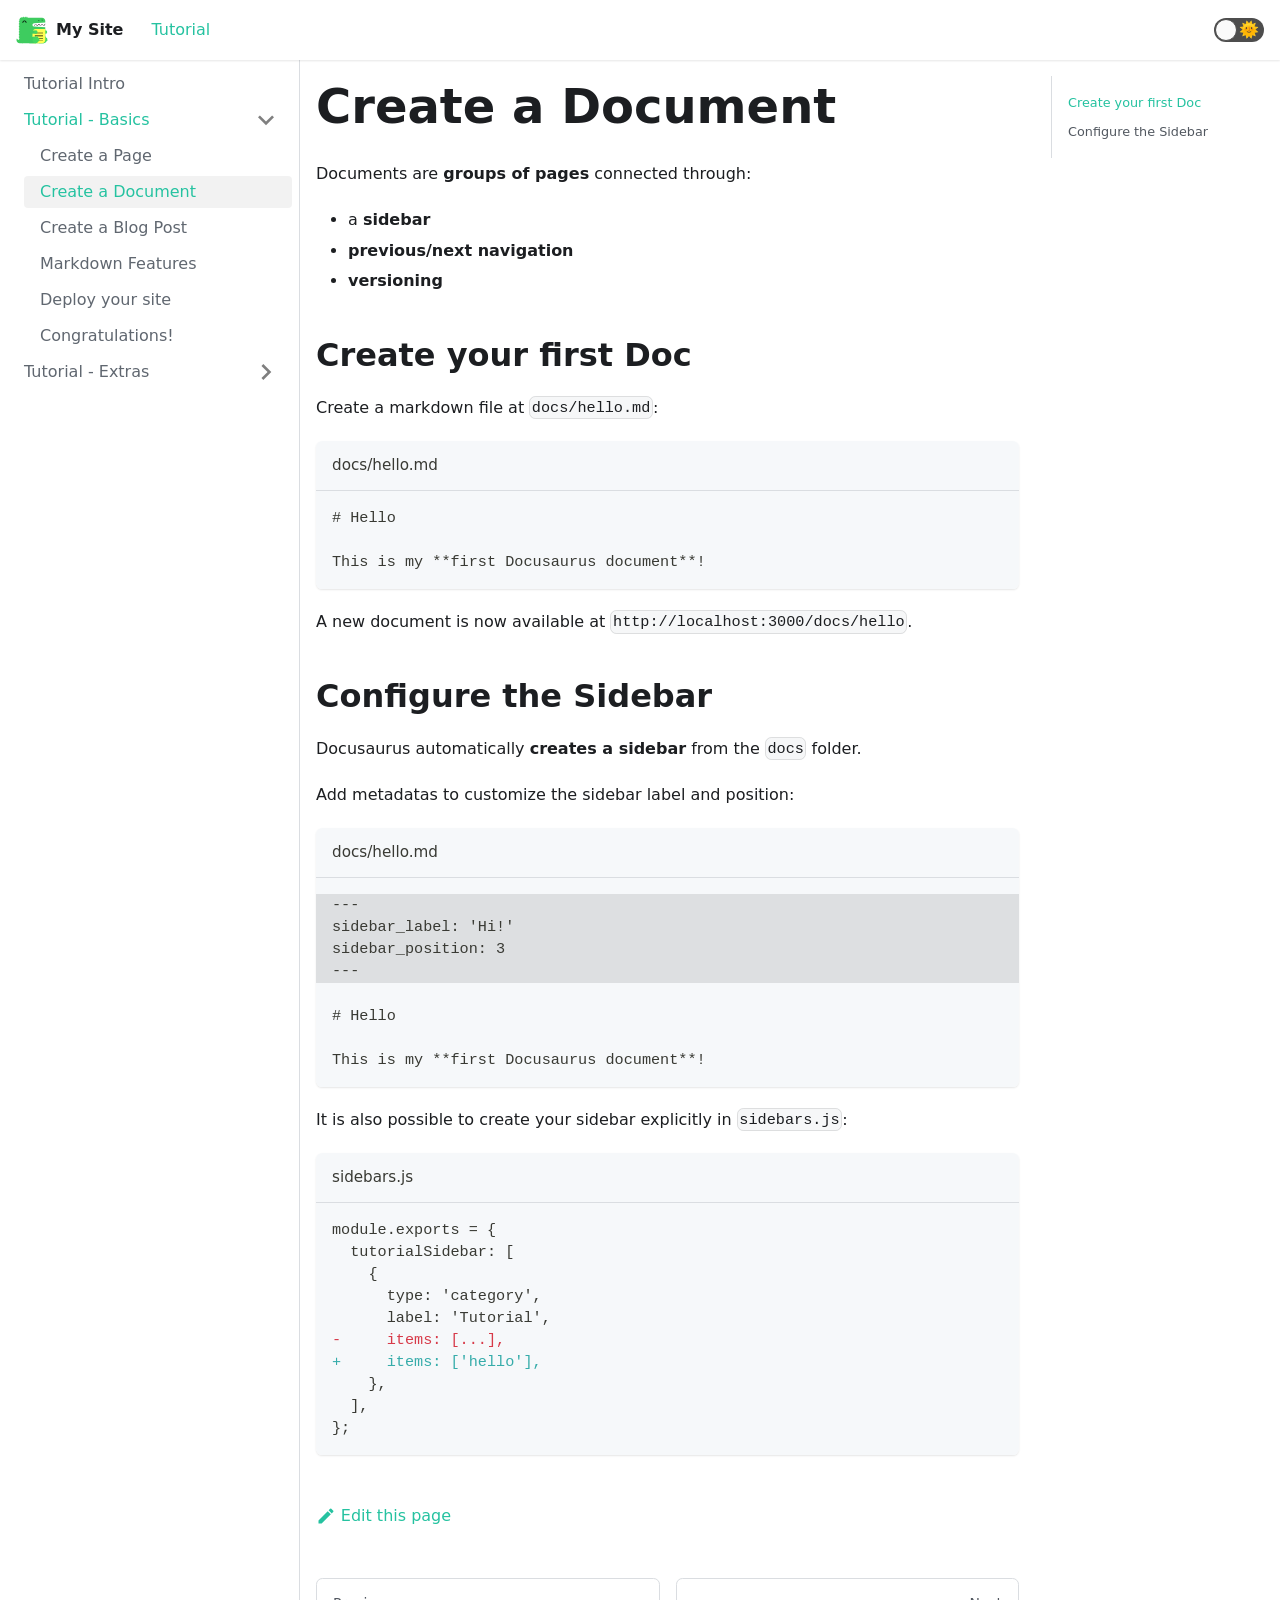
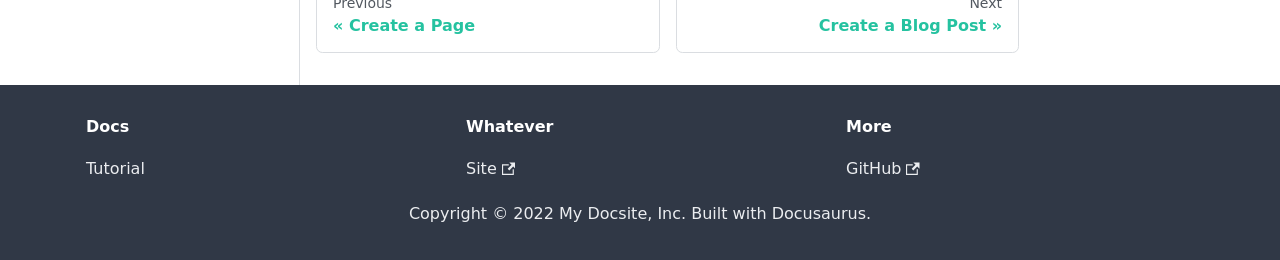
<file: tutorial-basics/create-a-document/index.html>
<!doctype html>
<html class="docs-version-current" lang="en" dir="ltr">
<head>
<meta charset="UTF-8">
<meta name="viewport" content="width=device-width,initial-scale=1">
<meta name="generator" content="Docusaurus v2.0.0-beta.6">
<title data-react-helmet="true">Create a Document | My Site</title><meta data-react-helmet="true" name="twitter:card" content="summary_large_image"><meta data-react-helmet="true" property="og:url" content="https://munderseth.github.io/tutorial-basics/create-a-document"><meta data-react-helmet="true" name="docusaurus_locale" content="en"><meta data-react-helmet="true" name="docusaurus_version" content="current"><meta data-react-helmet="true" name="docusaurus_tag" content="docs-default-current"><meta data-react-helmet="true" property="og:title" content="Create a Document | My Site"><meta data-react-helmet="true" name="description" content="Documents are groups of pages connected through:"><meta data-react-helmet="true" property="og:description" content="Documents are groups of pages connected through:"><link data-react-helmet="true" rel="shortcut icon" href="/img/favicon.ico"><link data-react-helmet="true" rel="canonical" href="https://munderseth.github.io/tutorial-basics/create-a-document"><link data-react-helmet="true" rel="alternate" href="https://munderseth.github.io/tutorial-basics/create-a-document" hreflang="en"><link data-react-helmet="true" rel="alternate" href="https://munderseth.github.io/tutorial-basics/create-a-document" hreflang="x-default"><link rel="stylesheet" href="/assets/css/styles.9cee7f8b.css">
<link rel="preload" href="/assets/js/runtime~main.8dc8608d.js" as="script">
<link rel="preload" href="/assets/js/main.dfd9ba81.js" as="script">
</head>
<body>
<script>!function(){function t(t){document.documentElement.setAttribute("data-theme",t)}var e=function(){var t=null;try{t=localStorage.getItem("theme")}catch(t){}return t}();t(null!==e?e:"light")}()</script><div id="__docusaurus">
<div><a href="#" class="skipToContent_OuoZ">Skip to main content</a></div><nav class="navbar navbar--fixed-top"><div class="navbar__inner"><div class="navbar__items"><button aria-label="Navigation bar toggle" class="navbar__toggle clean-btn" type="button" tabindex="0"><svg width="30" height="30" viewBox="0 0 30 30" aria-hidden="true"><path stroke="currentColor" stroke-linecap="round" stroke-miterlimit="10" stroke-width="2" d="M4 7h22M4 15h22M4 23h22"></path></svg></button><a class="navbar__brand" href="/"><img src="/img/logo.svg" alt="My Site Logo" class="themedImage_TMUO themedImage--light_4Vu1 navbar__logo"><img src="/img/logo.svg" alt="My Site Logo" class="themedImage_TMUO themedImage--dark_uzRr navbar__logo"><b class="navbar__title">My Site</b></a><a class="navbar__item navbar__link navbar__link--active" href="/">Tutorial</a></div><div class="navbar__items navbar__items--right"><div class="react-toggle toggle_2i4l react-toggle--disabled"><div class="react-toggle-track" role="button" tabindex="-1"><div class="react-toggle-track-check"><span class="toggle_iYfV">🌜</span></div><div class="react-toggle-track-x"><span class="toggle_iYfV">🌞</span></div><div class="react-toggle-thumb"></div></div><input type="checkbox" class="react-toggle-screenreader-only" aria-label="Switch between dark and light mode"></div></div></div><div role="presentation" class="navbar-sidebar__backdrop"></div></nav><div class="main-wrapper docs-wrapper docs-doc-page"><div class="docPage_lDyR"><button class="clean-btn backToTopButton_i9tI" type="button"><svg viewBox="0 0 24 24" width="28"><path d="M7.41 15.41L12 10.83l4.59 4.58L18 14l-6-6-6 6z" fill="currentColor"></path></svg></button><aside class="docSidebarContainer_0YBq"><div class="sidebar_a3j0"><nav class="menu thin-scrollbar menu_cyFh menuWithAnnouncementBar_+O1J"><ul class="theme-doc-sidebar-menu menu__list"><li class="theme-doc-sidebar-item-link menu__list-item"><a class="menu__link" href="/">Tutorial Intro</a></li><li class="theme-doc-sidebar-item-category menu__list-item"><a class="menu__link menu__link--sublist menu__link--active" href="#">Tutorial - Basics</a><ul style="display:block;overflow:visible;height:auto" class="menu__list"><li class="theme-doc-sidebar-item-link menu__list-item"><a class="menu__link" tabindex="0" href="/tutorial-basics/create-a-page">Create a Page</a></li><li class="theme-doc-sidebar-item-link menu__list-item"><a class="menu__link menu__link--active" aria-current="page" tabindex="0" href="/tutorial-basics/create-a-document">Create a Document</a></li><li class="theme-doc-sidebar-item-link menu__list-item"><a class="menu__link" tabindex="0" href="/tutorial-basics/create-a-blog-post">Create a Blog Post</a></li><li class="theme-doc-sidebar-item-link menu__list-item"><a class="menu__link" tabindex="0" href="/tutorial-basics/markdown-features">Markdown Features</a></li><li class="theme-doc-sidebar-item-link menu__list-item"><a class="menu__link" tabindex="0" href="/tutorial-basics/deploy-your-site">Deploy your site</a></li><li class="theme-doc-sidebar-item-link menu__list-item"><a class="menu__link" tabindex="0" href="/tutorial-basics/congratulations">Congratulations!</a></li></ul></li><li class="theme-doc-sidebar-item-category menu__list-item menu__list-item--collapsed"><a class="menu__link menu__link--sublist" href="#">Tutorial - Extras</a></li></ul></nav></div></aside><main class="docMainContainer_r8cw"><div class="container padding-top--md padding-bottom--lg"><div class="row"><div class="col docItemCol_zHA2"><div class="docItemContainer_oiyr"><article><div class="tocCollapsible_aw-L theme-doc-toc-mobile tocMobile_Tx6Y"><button type="button" class="clean-btn tocCollapsibleButton_zr6a">On this page</button></div><div class="theme-doc-markdown markdown"><header><h1>Create a Document</h1></header><p>Documents are <strong>groups of pages</strong> connected through:</p><ul><li>a <strong>sidebar</strong></li><li><strong>previous/next navigation</strong></li><li><strong>versioning</strong></li></ul><h2><a aria-hidden="true" tabindex="-1" class="anchor anchor__h2 anchorWithStickyNavbar_y2LR" id="create-your-first-doc"></a>Create your first Doc<a class="hash-link" href="#create-your-first-doc" title="Direct link to heading">#</a></h2><p>Create a markdown file at <code>docs/hello.md</code>:</p><div class="codeBlockContainer_J+bg"><div style="color:#393A34;background-color:#f6f8fa" class="codeBlockTitle_oQzk">docs/hello.md</div><div class="codeBlockContent_csEI md"><pre tabindex="0" class="prism-code language-md codeBlock_rtdJ thin-scrollbar" style="color:#393A34;background-color:#f6f8fa"><code class="codeBlockLines_1zSZ"><span class="token-line" style="color:#393A34"><span class="token title important punctuation" style="color:#393A34">#</span><span class="token title important"> Hello</span><span class="token plain"></span></span><span class="token-line" style="color:#393A34"><span class="token plain" style="display:inline-block">
</span></span><span class="token-line" style="color:#393A34"><span class="token plain">This is my </span><span class="token bold punctuation" style="color:#393A34">**</span><span class="token bold content">first Docusaurus document</span><span class="token bold punctuation" style="color:#393A34">**</span><span class="token plain">!</span></span></code></pre><button type="button" aria-label="Copy code to clipboard" class="copyButton_M3SB clean-btn">Copy</button></div></div><p>A new document is now available at <code>http://localhost:3000/docs/hello</code>.</p><h2><a aria-hidden="true" tabindex="-1" class="anchor anchor__h2 anchorWithStickyNavbar_y2LR" id="configure-the-sidebar"></a>Configure the Sidebar<a class="hash-link" href="#configure-the-sidebar" title="Direct link to heading">#</a></h2><p>Docusaurus automatically <strong>creates a sidebar</strong> from the <code>docs</code> folder.</p><p>Add metadatas to customize the sidebar label and position:</p><div class="codeBlockContainer_J+bg"><div style="color:#393A34;background-color:#f6f8fa" class="codeBlockTitle_oQzk">docs/hello.md</div><div class="codeBlockContent_csEI md"><pre tabindex="0" class="prism-code language-md codeBlock_rtdJ thin-scrollbar" style="color:#393A34;background-color:#f6f8fa"><code class="codeBlockLines_1zSZ"><span class="token-line docusaurus-highlight-code-line" style="color:#393A34"><span class="token front-matter-block punctuation" style="color:#393A34">---</span><span class="token front-matter-block"></span></span><span class="token-line docusaurus-highlight-code-line" style="color:#393A34"><span class="token front-matter-block"></span><span class="token front-matter-block front-matter yaml language-yaml">sidebar_label: &#x27;Hi!&#x27;</span></span><span class="token-line docusaurus-highlight-code-line" style="color:#393A34"><span class="token front-matter-block front-matter yaml language-yaml">sidebar_position: 3</span><span class="token front-matter-block"></span></span><span class="token-line docusaurus-highlight-code-line" style="color:#393A34"><span class="token front-matter-block"></span><span class="token front-matter-block punctuation" style="color:#393A34">---</span><span class="token plain"></span></span><span class="token-line" style="color:#393A34"><span class="token plain" style="display:inline-block">
</span></span><span class="token-line" style="color:#393A34"><span class="token plain"></span><span class="token title important punctuation" style="color:#393A34">#</span><span class="token title important"> Hello</span><span class="token plain"></span></span><span class="token-line" style="color:#393A34"><span class="token plain" style="display:inline-block">
</span></span><span class="token-line" style="color:#393A34"><span class="token plain">This is my </span><span class="token bold punctuation" style="color:#393A34">**</span><span class="token bold content">first Docusaurus document</span><span class="token bold punctuation" style="color:#393A34">**</span><span class="token plain">!</span></span></code></pre><button type="button" aria-label="Copy code to clipboard" class="copyButton_M3SB clean-btn">Copy</button></div></div><p>It is also possible to create your sidebar explicitly in <code>sidebars.js</code>:</p><div class="codeBlockContainer_J+bg"><div style="color:#393A34;background-color:#f6f8fa" class="codeBlockTitle_oQzk">sidebars.js</div><div class="codeBlockContent_csEI diff"><pre tabindex="0" class="prism-code language-diff codeBlock_rtdJ thin-scrollbar" style="color:#393A34;background-color:#f6f8fa"><code class="codeBlockLines_1zSZ"><span class="token-line" style="color:#393A34"><span class="token plain">module.exports = {</span></span><span class="token-line" style="color:#393A34"><span class="token plain"></span><span class="token unchanged prefix unchanged"> </span><span class="token unchanged line"> tutorialSidebar: [</span></span><span class="token-line" style="color:#393A34"><span class="token unchanged line"></span><span class="token unchanged prefix unchanged"> </span><span class="token unchanged line">   {</span></span><span class="token-line" style="color:#393A34"><span class="token unchanged line"></span><span class="token unchanged prefix unchanged"> </span><span class="token unchanged line">     type: &#x27;category&#x27;,</span></span><span class="token-line" style="color:#393A34"><span class="token unchanged line"></span><span class="token unchanged prefix unchanged"> </span><span class="token unchanged line">     label: &#x27;Tutorial&#x27;,</span></span><span class="token-line" style="color:#393A34"><span class="token unchanged line"></span><span class="token deleted-sign deleted prefix deleted" style="color:#d73a49">-</span><span class="token deleted-sign deleted line" style="color:#d73a49">     items: [...],</span></span><span class="token-line" style="color:#393A34"><span class="token deleted-sign deleted line" style="color:#d73a49"></span><span class="token inserted-sign inserted prefix inserted" style="color:#36acaa">+</span><span class="token inserted-sign inserted line" style="color:#36acaa">     items: [&#x27;hello&#x27;],</span></span><span class="token-line" style="color:#393A34"><span class="token inserted-sign inserted line" style="color:#36acaa"></span><span class="token unchanged prefix unchanged"> </span><span class="token unchanged line">   },</span></span><span class="token-line" style="color:#393A34"><span class="token unchanged line"></span><span class="token unchanged prefix unchanged"> </span><span class="token unchanged line"> ],</span></span><span class="token-line" style="color:#393A34"><span class="token unchanged line"></span><span class="token plain">};</span></span></code></pre><button type="button" aria-label="Copy code to clipboard" class="copyButton_M3SB clean-btn">Copy</button></div></div></div><footer class="theme-doc-footer docusaurus-mt-lg"><div class="theme-doc-footer-edit-meta-row row"><div class="col"><a href="https://github.com/munderseth.github.io/main/docs/tutorial-basics/create-a-document.md" target="_blank" rel="noreferrer noopener" class="theme-edit-this-page"><svg fill="currentColor" height="20" width="20" viewBox="0 0 40 40" class="iconEdit_mS5F" aria-hidden="true"><g><path d="m34.5 11.7l-3 3.1-6.3-6.3 3.1-3q0.5-0.5 1.2-0.5t1.1 0.5l3.9 3.9q0.5 0.4 0.5 1.1t-0.5 1.2z m-29.5 17.1l18.4-18.5 6.3 6.3-18.4 18.4h-6.3v-6.2z"></path></g></svg>Edit this page</a></div><div class="col lastUpdated_mt2f"></div></div></footer></article><nav class="pagination-nav docusaurus-mt-lg" aria-label="Docs pages navigation"><div class="pagination-nav__item"><a class="pagination-nav__link" href="/tutorial-basics/create-a-page"><div class="pagination-nav__sublabel">Previous</div><div class="pagination-nav__label">« Create a Page</div></a></div><div class="pagination-nav__item pagination-nav__item--next"><a class="pagination-nav__link" href="/tutorial-basics/create-a-blog-post"><div class="pagination-nav__sublabel">Next</div><div class="pagination-nav__label">Create a Blog Post »</div></a></div></nav></div></div><div class="col col--3"><div class="tableOfContents_vrFS thin-scrollbar"><ul class="table-of-contents table-of-contents__left-border"><li><a href="#create-your-first-doc" class="table-of-contents__link">Create your first Doc</a></li><li><a href="#configure-the-sidebar" class="table-of-contents__link">Configure the Sidebar</a></li></ul></div></div></div></div></main></div></div><footer class="footer footer--dark"><div class="container"><div class="row footer__links"><div class="col footer__col"><div class="footer__title">Docs</div><ul class="footer__items"><li class="footer__item"><a class="footer__link-item" href="/">Tutorial</a></li></ul></div><div class="col footer__col"><div class="footer__title">Whatever</div><ul class="footer__items"><li class="footer__item"><a href="https://munderseth.github.io/" target="_blank" rel="noopener noreferrer" class="footer__link-item"><span>Site<svg width="13.5" height="13.5" aria-hidden="true" viewBox="0 0 24 24" class="iconExternalLink_wgqa"><path fill="currentColor" d="M21 13v10h-21v-19h12v2h-10v15h17v-8h2zm3-12h-10.988l4.035 4-6.977 7.07 2.828 2.828 6.977-7.07 4.125 4.172v-11z"></path></svg></span></a></li></ul></div><div class="col footer__col"><div class="footer__title">More</div><ul class="footer__items"><li class="footer__item"><a href="https://github.com/munderseth/munderseth.github.io" target="_blank" rel="noopener noreferrer" class="footer__link-item"><span>GitHub<svg width="13.5" height="13.5" aria-hidden="true" viewBox="0 0 24 24" class="iconExternalLink_wgqa"><path fill="currentColor" d="M21 13v10h-21v-19h12v2h-10v15h17v-8h2zm3-12h-10.988l4.035 4-6.977 7.07 2.828 2.828 6.977-7.07 4.125 4.172v-11z"></path></svg></span></a></li></ul></div></div><div class="footer__bottom text--center"><div class="footer__copyright">Copyright © 2022 My Docsite, Inc. Built with Docusaurus.</div></div></div></footer></div>
<script src="/assets/js/runtime~main.8dc8608d.js"></script>
<script src="/assets/js/main.dfd9ba81.js"></script>
</body>
</html>
</file>
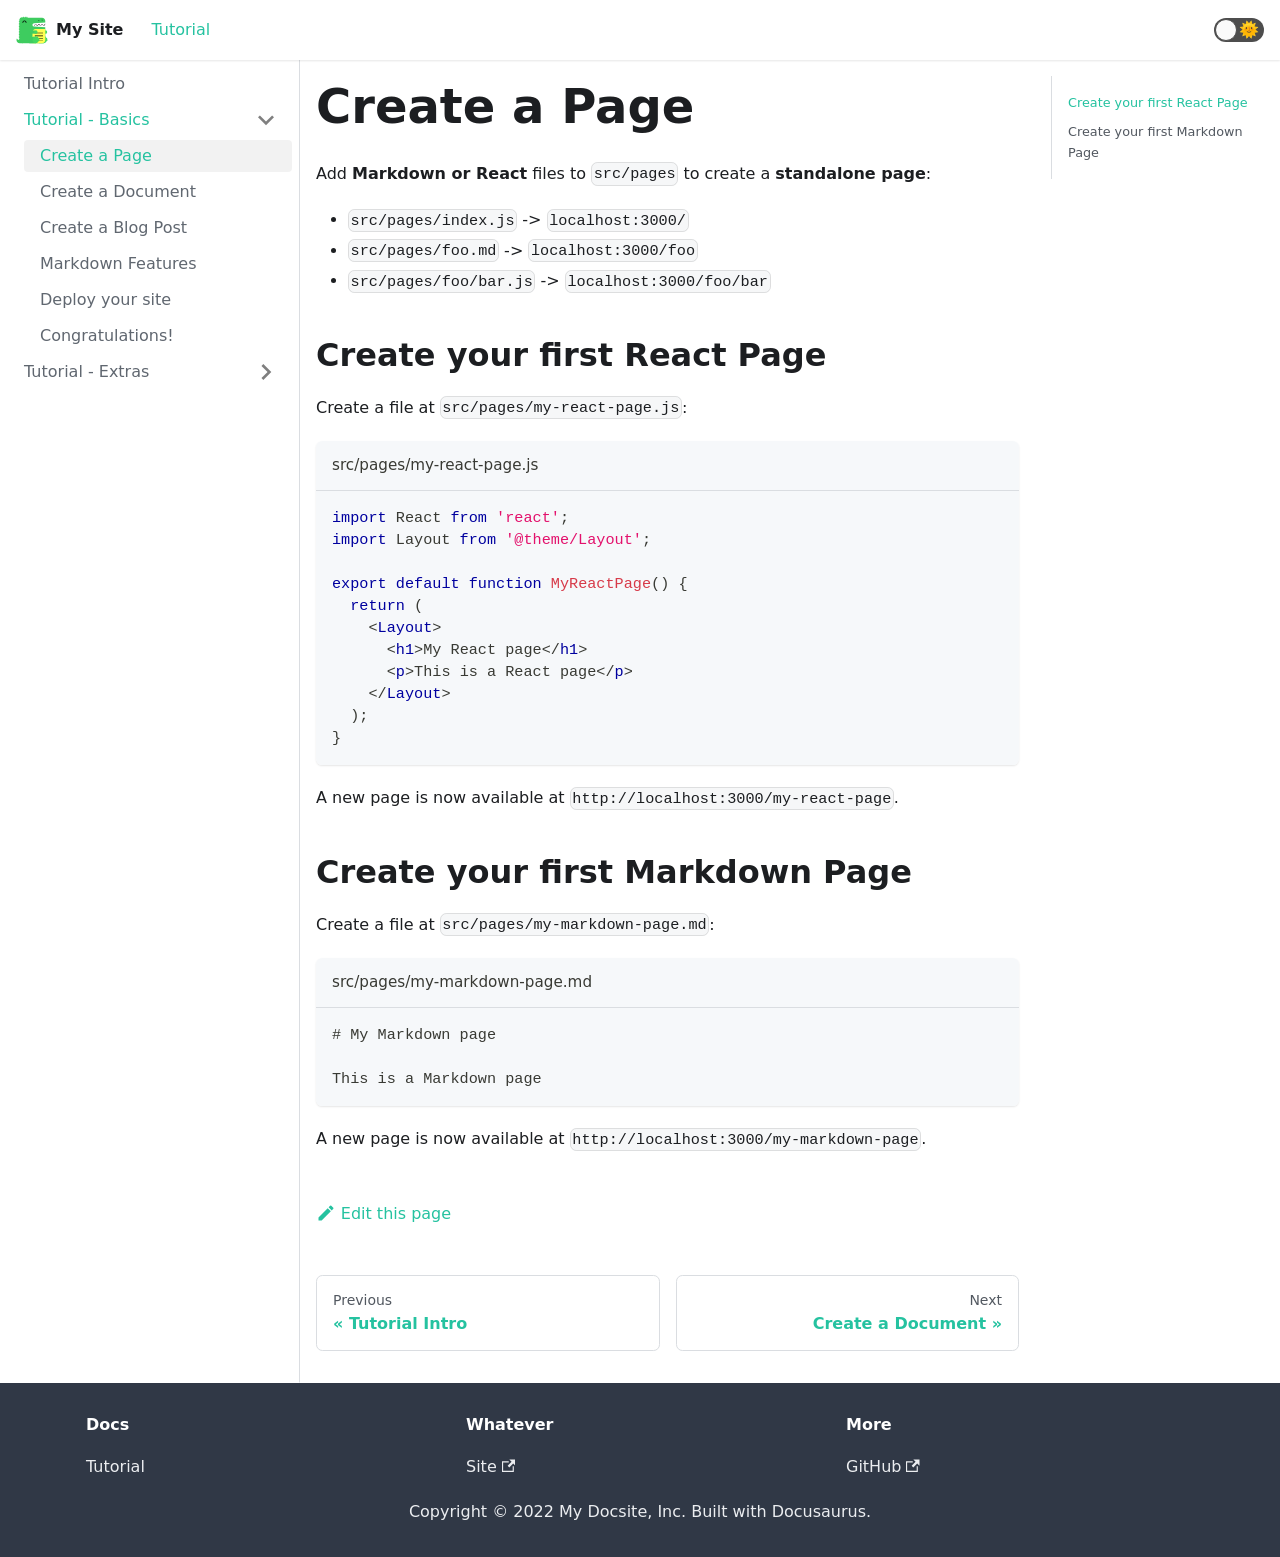
<file: tutorial-basics/create-a-page/index.html>
<!doctype html>
<html class="docs-version-current" lang="en" dir="ltr">
<head>
<meta charset="UTF-8">
<meta name="viewport" content="width=device-width,initial-scale=1">
<meta name="generator" content="Docusaurus v2.0.0-beta.6">
<title data-react-helmet="true">Create a Page | My Site</title><meta data-react-helmet="true" name="twitter:card" content="summary_large_image"><meta data-react-helmet="true" property="og:url" content="https://munderseth.github.io/tutorial-basics/create-a-page"><meta data-react-helmet="true" name="docusaurus_locale" content="en"><meta data-react-helmet="true" name="docusaurus_version" content="current"><meta data-react-helmet="true" name="docusaurus_tag" content="docs-default-current"><meta data-react-helmet="true" property="og:title" content="Create a Page | My Site"><meta data-react-helmet="true" name="description" content="Add Markdown or React files to src/pages to create a standalone page:"><meta data-react-helmet="true" property="og:description" content="Add Markdown or React files to src/pages to create a standalone page:"><link data-react-helmet="true" rel="shortcut icon" href="/img/favicon.ico"><link data-react-helmet="true" rel="canonical" href="https://munderseth.github.io/tutorial-basics/create-a-page"><link data-react-helmet="true" rel="alternate" href="https://munderseth.github.io/tutorial-basics/create-a-page" hreflang="en"><link data-react-helmet="true" rel="alternate" href="https://munderseth.github.io/tutorial-basics/create-a-page" hreflang="x-default"><link rel="stylesheet" href="/assets/css/styles.9cee7f8b.css">
<link rel="preload" href="/assets/js/runtime~main.8dc8608d.js" as="script">
<link rel="preload" href="/assets/js/main.dfd9ba81.js" as="script">
</head>
<body>
<script>!function(){function t(t){document.documentElement.setAttribute("data-theme",t)}var e=function(){var t=null;try{t=localStorage.getItem("theme")}catch(t){}return t}();t(null!==e?e:"light")}()</script><div id="__docusaurus">
<div><a href="#" class="skipToContent_OuoZ">Skip to main content</a></div><nav class="navbar navbar--fixed-top"><div class="navbar__inner"><div class="navbar__items"><button aria-label="Navigation bar toggle" class="navbar__toggle clean-btn" type="button" tabindex="0"><svg width="30" height="30" viewBox="0 0 30 30" aria-hidden="true"><path stroke="currentColor" stroke-linecap="round" stroke-miterlimit="10" stroke-width="2" d="M4 7h22M4 15h22M4 23h22"></path></svg></button><a class="navbar__brand" href="/"><img src="/img/logo.svg" alt="My Site Logo" class="themedImage_TMUO themedImage--light_4Vu1 navbar__logo"><img src="/img/logo.svg" alt="My Site Logo" class="themedImage_TMUO themedImage--dark_uzRr navbar__logo"><b class="navbar__title">My Site</b></a><a class="navbar__item navbar__link navbar__link--active" href="/">Tutorial</a></div><div class="navbar__items navbar__items--right"><div class="react-toggle toggle_2i4l react-toggle--disabled"><div class="react-toggle-track" role="button" tabindex="-1"><div class="react-toggle-track-check"><span class="toggle_iYfV">🌜</span></div><div class="react-toggle-track-x"><span class="toggle_iYfV">🌞</span></div><div class="react-toggle-thumb"></div></div><input type="checkbox" class="react-toggle-screenreader-only" aria-label="Switch between dark and light mode"></div></div></div><div role="presentation" class="navbar-sidebar__backdrop"></div></nav><div class="main-wrapper docs-wrapper docs-doc-page"><div class="docPage_lDyR"><button class="clean-btn backToTopButton_i9tI" type="button"><svg viewBox="0 0 24 24" width="28"><path d="M7.41 15.41L12 10.83l4.59 4.58L18 14l-6-6-6 6z" fill="currentColor"></path></svg></button><aside class="docSidebarContainer_0YBq"><div class="sidebar_a3j0"><nav class="menu thin-scrollbar menu_cyFh menuWithAnnouncementBar_+O1J"><ul class="theme-doc-sidebar-menu menu__list"><li class="theme-doc-sidebar-item-link menu__list-item"><a class="menu__link" href="/">Tutorial Intro</a></li><li class="theme-doc-sidebar-item-category menu__list-item"><a class="menu__link menu__link--sublist menu__link--active" href="#">Tutorial - Basics</a><ul style="display:block;overflow:visible;height:auto" class="menu__list"><li class="theme-doc-sidebar-item-link menu__list-item"><a class="menu__link menu__link--active" aria-current="page" tabindex="0" href="/tutorial-basics/create-a-page">Create a Page</a></li><li class="theme-doc-sidebar-item-link menu__list-item"><a class="menu__link" tabindex="0" href="/tutorial-basics/create-a-document">Create a Document</a></li><li class="theme-doc-sidebar-item-link menu__list-item"><a class="menu__link" tabindex="0" href="/tutorial-basics/create-a-blog-post">Create a Blog Post</a></li><li class="theme-doc-sidebar-item-link menu__list-item"><a class="menu__link" tabindex="0" href="/tutorial-basics/markdown-features">Markdown Features</a></li><li class="theme-doc-sidebar-item-link menu__list-item"><a class="menu__link" tabindex="0" href="/tutorial-basics/deploy-your-site">Deploy your site</a></li><li class="theme-doc-sidebar-item-link menu__list-item"><a class="menu__link" tabindex="0" href="/tutorial-basics/congratulations">Congratulations!</a></li></ul></li><li class="theme-doc-sidebar-item-category menu__list-item menu__list-item--collapsed"><a class="menu__link menu__link--sublist" href="#">Tutorial - Extras</a></li></ul></nav></div></aside><main class="docMainContainer_r8cw"><div class="container padding-top--md padding-bottom--lg"><div class="row"><div class="col docItemCol_zHA2"><div class="docItemContainer_oiyr"><article><div class="tocCollapsible_aw-L theme-doc-toc-mobile tocMobile_Tx6Y"><button type="button" class="clean-btn tocCollapsibleButton_zr6a">On this page</button></div><div class="theme-doc-markdown markdown"><header><h1>Create a Page</h1></header><p>Add <strong>Markdown or React</strong> files to <code>src/pages</code> to create a <strong>standalone page</strong>:</p><ul><li><code>src/pages/index.js</code> -&gt; <code>localhost:3000/</code></li><li><code>src/pages/foo.md</code> -&gt; <code>localhost:3000/foo</code></li><li><code>src/pages/foo/bar.js</code> -&gt; <code>localhost:3000/foo/bar</code></li></ul><h2><a aria-hidden="true" tabindex="-1" class="anchor anchor__h2 anchorWithStickyNavbar_y2LR" id="create-your-first-react-page"></a>Create your first React Page<a class="hash-link" href="#create-your-first-react-page" title="Direct link to heading">#</a></h2><p>Create a file at <code>src/pages/my-react-page.js</code>:</p><div class="codeBlockContainer_J+bg"><div style="color:#393A34;background-color:#f6f8fa" class="codeBlockTitle_oQzk">src/pages/my-react-page.js</div><div class="codeBlockContent_csEI jsx"><pre tabindex="0" class="prism-code language-jsx codeBlock_rtdJ thin-scrollbar" style="color:#393A34;background-color:#f6f8fa"><code class="codeBlockLines_1zSZ"><span class="token-line" style="color:#393A34"><span class="token keyword" style="color:#00009f">import</span><span class="token plain"> React </span><span class="token keyword" style="color:#00009f">from</span><span class="token plain"> </span><span class="token string" style="color:#e3116c">&#x27;react&#x27;</span><span class="token punctuation" style="color:#393A34">;</span><span class="token plain"></span></span><span class="token-line" style="color:#393A34"><span class="token plain"></span><span class="token keyword" style="color:#00009f">import</span><span class="token plain"> Layout </span><span class="token keyword" style="color:#00009f">from</span><span class="token plain"> </span><span class="token string" style="color:#e3116c">&#x27;@theme/Layout&#x27;</span><span class="token punctuation" style="color:#393A34">;</span><span class="token plain"></span></span><span class="token-line" style="color:#393A34"><span class="token plain" style="display:inline-block">
</span></span><span class="token-line" style="color:#393A34"><span class="token plain"></span><span class="token keyword" style="color:#00009f">export</span><span class="token plain"> </span><span class="token keyword" style="color:#00009f">default</span><span class="token plain"> </span><span class="token keyword" style="color:#00009f">function</span><span class="token plain"> </span><span class="token function" style="color:#d73a49">MyReactPage</span><span class="token punctuation" style="color:#393A34">(</span><span class="token punctuation" style="color:#393A34">)</span><span class="token plain"> </span><span class="token punctuation" style="color:#393A34">{</span><span class="token plain"></span></span><span class="token-line" style="color:#393A34"><span class="token plain">  </span><span class="token keyword" style="color:#00009f">return</span><span class="token plain"> </span><span class="token punctuation" style="color:#393A34">(</span><span class="token plain"></span></span><span class="token-line" style="color:#393A34"><span class="token plain">    </span><span class="token tag punctuation" style="color:#393A34">&lt;</span><span class="token tag class-name" style="color:#00009f">Layout</span><span class="token tag punctuation" style="color:#393A34">&gt;</span><span class="token plain-text"></span></span><span class="token-line" style="color:#393A34"><span class="token plain-text">      </span><span class="token tag punctuation" style="color:#393A34">&lt;</span><span class="token tag" style="color:#00009f">h1</span><span class="token tag punctuation" style="color:#393A34">&gt;</span><span class="token plain-text">My React page</span><span class="token tag punctuation" style="color:#393A34">&lt;/</span><span class="token tag" style="color:#00009f">h1</span><span class="token tag punctuation" style="color:#393A34">&gt;</span><span class="token plain-text"></span></span><span class="token-line" style="color:#393A34"><span class="token plain-text">      </span><span class="token tag punctuation" style="color:#393A34">&lt;</span><span class="token tag" style="color:#00009f">p</span><span class="token tag punctuation" style="color:#393A34">&gt;</span><span class="token plain-text">This is a React page</span><span class="token tag punctuation" style="color:#393A34">&lt;/</span><span class="token tag" style="color:#00009f">p</span><span class="token tag punctuation" style="color:#393A34">&gt;</span><span class="token plain-text"></span></span><span class="token-line" style="color:#393A34"><span class="token plain-text">    </span><span class="token tag punctuation" style="color:#393A34">&lt;/</span><span class="token tag class-name" style="color:#00009f">Layout</span><span class="token tag punctuation" style="color:#393A34">&gt;</span><span class="token plain"></span></span><span class="token-line" style="color:#393A34"><span class="token plain">  </span><span class="token punctuation" style="color:#393A34">)</span><span class="token punctuation" style="color:#393A34">;</span><span class="token plain"></span></span><span class="token-line" style="color:#393A34"><span class="token plain"></span><span class="token punctuation" style="color:#393A34">}</span></span></code></pre><button type="button" aria-label="Copy code to clipboard" class="copyButton_M3SB clean-btn">Copy</button></div></div><p>A new page is now available at <code>http://localhost:3000/my-react-page</code>.</p><h2><a aria-hidden="true" tabindex="-1" class="anchor anchor__h2 anchorWithStickyNavbar_y2LR" id="create-your-first-markdown-page"></a>Create your first Markdown Page<a class="hash-link" href="#create-your-first-markdown-page" title="Direct link to heading">#</a></h2><p>Create a file at <code>src/pages/my-markdown-page.md</code>:</p><div class="codeBlockContainer_J+bg"><div style="color:#393A34;background-color:#f6f8fa" class="codeBlockTitle_oQzk">src/pages/my-markdown-page.md</div><div class="codeBlockContent_csEI mdx"><pre tabindex="0" class="prism-code language-mdx codeBlock_rtdJ thin-scrollbar" style="color:#393A34;background-color:#f6f8fa"><code class="codeBlockLines_1zSZ"><span class="token-line" style="color:#393A34"><span class="token plain"># My Markdown page</span></span><span class="token-line" style="color:#393A34"><span class="token plain" style="display:inline-block">
</span></span><span class="token-line" style="color:#393A34"><span class="token plain">This is a Markdown page</span></span></code></pre><button type="button" aria-label="Copy code to clipboard" class="copyButton_M3SB clean-btn">Copy</button></div></div><p>A new page is now available at <code>http://localhost:3000/my-markdown-page</code>.</p></div><footer class="theme-doc-footer docusaurus-mt-lg"><div class="theme-doc-footer-edit-meta-row row"><div class="col"><a href="https://github.com/munderseth.github.io/main/docs/tutorial-basics/create-a-page.md" target="_blank" rel="noreferrer noopener" class="theme-edit-this-page"><svg fill="currentColor" height="20" width="20" viewBox="0 0 40 40" class="iconEdit_mS5F" aria-hidden="true"><g><path d="m34.5 11.7l-3 3.1-6.3-6.3 3.1-3q0.5-0.5 1.2-0.5t1.1 0.5l3.9 3.9q0.5 0.4 0.5 1.1t-0.5 1.2z m-29.5 17.1l18.4-18.5 6.3 6.3-18.4 18.4h-6.3v-6.2z"></path></g></svg>Edit this page</a></div><div class="col lastUpdated_mt2f"></div></div></footer></article><nav class="pagination-nav docusaurus-mt-lg" aria-label="Docs pages navigation"><div class="pagination-nav__item"><a class="pagination-nav__link" href="/"><div class="pagination-nav__sublabel">Previous</div><div class="pagination-nav__label">« Tutorial Intro</div></a></div><div class="pagination-nav__item pagination-nav__item--next"><a class="pagination-nav__link" href="/tutorial-basics/create-a-document"><div class="pagination-nav__sublabel">Next</div><div class="pagination-nav__label">Create a Document »</div></a></div></nav></div></div><div class="col col--3"><div class="tableOfContents_vrFS thin-scrollbar"><ul class="table-of-contents table-of-contents__left-border"><li><a href="#create-your-first-react-page" class="table-of-contents__link">Create your first React Page</a></li><li><a href="#create-your-first-markdown-page" class="table-of-contents__link">Create your first Markdown Page</a></li></ul></div></div></div></div></main></div></div><footer class="footer footer--dark"><div class="container"><div class="row footer__links"><div class="col footer__col"><div class="footer__title">Docs</div><ul class="footer__items"><li class="footer__item"><a class="footer__link-item" href="/">Tutorial</a></li></ul></div><div class="col footer__col"><div class="footer__title">Whatever</div><ul class="footer__items"><li class="footer__item"><a href="https://munderseth.github.io/" target="_blank" rel="noopener noreferrer" class="footer__link-item"><span>Site<svg width="13.5" height="13.5" aria-hidden="true" viewBox="0 0 24 24" class="iconExternalLink_wgqa"><path fill="currentColor" d="M21 13v10h-21v-19h12v2h-10v15h17v-8h2zm3-12h-10.988l4.035 4-6.977 7.07 2.828 2.828 6.977-7.07 4.125 4.172v-11z"></path></svg></span></a></li></ul></div><div class="col footer__col"><div class="footer__title">More</div><ul class="footer__items"><li class="footer__item"><a href="https://github.com/munderseth/munderseth.github.io" target="_blank" rel="noopener noreferrer" class="footer__link-item"><span>GitHub<svg width="13.5" height="13.5" aria-hidden="true" viewBox="0 0 24 24" class="iconExternalLink_wgqa"><path fill="currentColor" d="M21 13v10h-21v-19h12v2h-10v15h17v-8h2zm3-12h-10.988l4.035 4-6.977 7.07 2.828 2.828 6.977-7.07 4.125 4.172v-11z"></path></svg></span></a></li></ul></div></div><div class="footer__bottom text--center"><div class="footer__copyright">Copyright © 2022 My Docsite, Inc. Built with Docusaurus.</div></div></div></footer></div>
<script src="/assets/js/runtime~main.8dc8608d.js"></script>
<script src="/assets/js/main.dfd9ba81.js"></script>
</body>
</html>
</file>
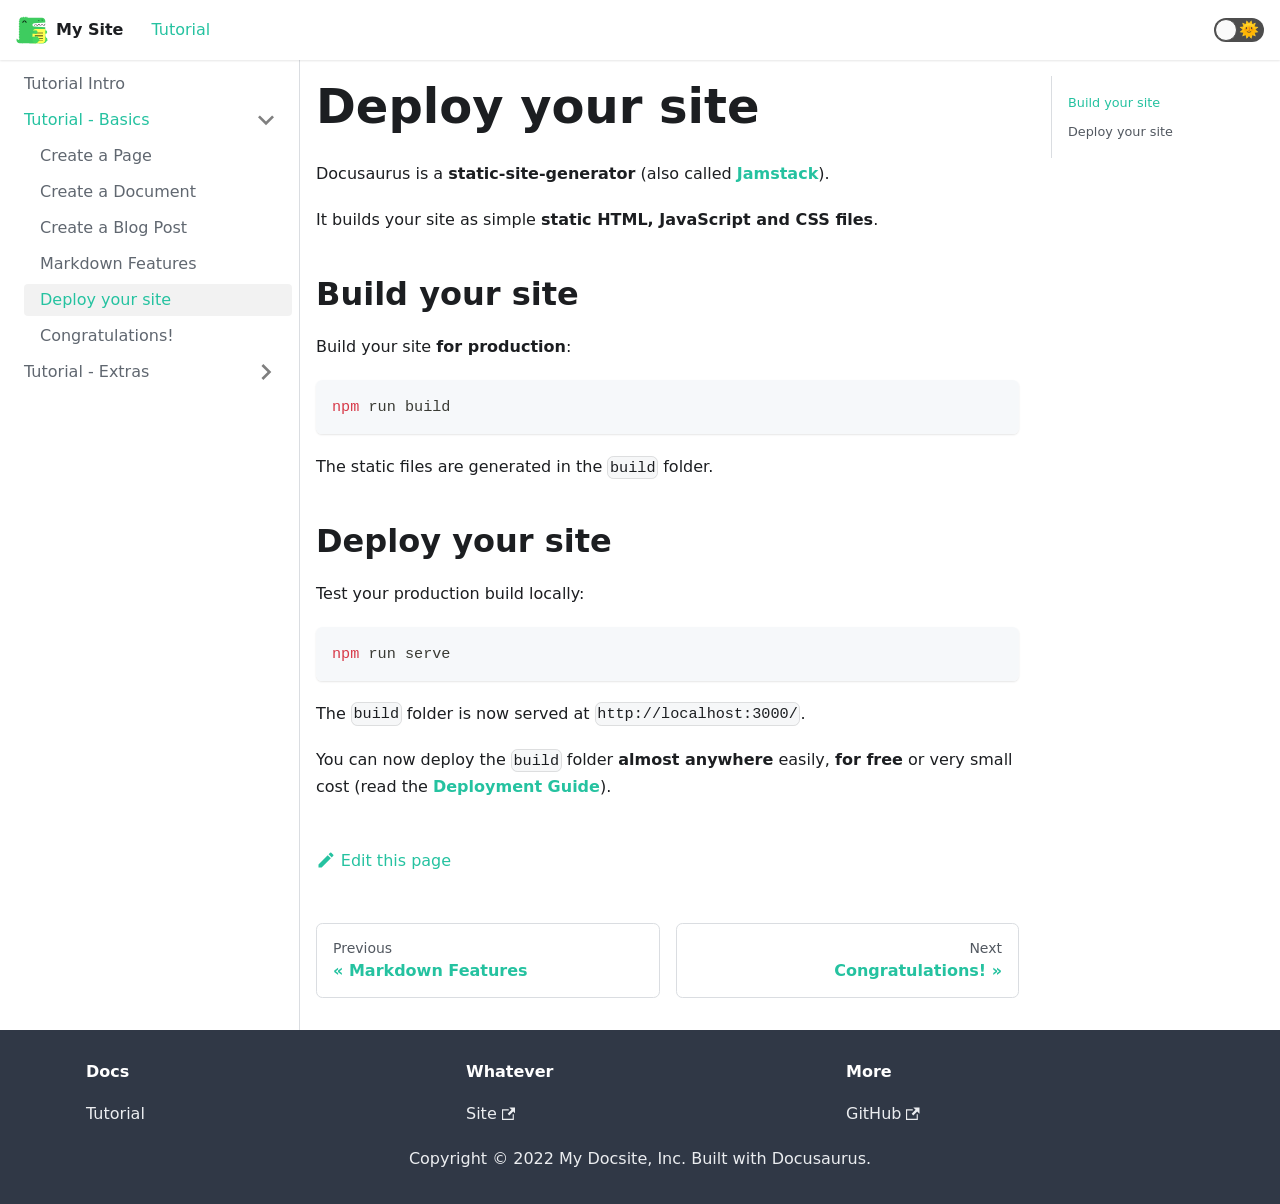
<file: tutorial-basics/deploy-your-site/index.html>
<!doctype html>
<html class="docs-version-current" lang="en" dir="ltr">
<head>
<meta charset="UTF-8">
<meta name="viewport" content="width=device-width,initial-scale=1">
<meta name="generator" content="Docusaurus v2.0.0-beta.6">
<title data-react-helmet="true">Deploy your site | My Site</title><meta data-react-helmet="true" name="twitter:card" content="summary_large_image"><meta data-react-helmet="true" property="og:url" content="https://munderseth.github.io/tutorial-basics/deploy-your-site"><meta data-react-helmet="true" name="docusaurus_locale" content="en"><meta data-react-helmet="true" name="docusaurus_version" content="current"><meta data-react-helmet="true" name="docusaurus_tag" content="docs-default-current"><meta data-react-helmet="true" property="og:title" content="Deploy your site | My Site"><meta data-react-helmet="true" name="description" content="Docusaurus is a static-site-generator (also called Jamstack)."><meta data-react-helmet="true" property="og:description" content="Docusaurus is a static-site-generator (also called Jamstack)."><link data-react-helmet="true" rel="shortcut icon" href="/img/favicon.ico"><link data-react-helmet="true" rel="canonical" href="https://munderseth.github.io/tutorial-basics/deploy-your-site"><link data-react-helmet="true" rel="alternate" href="https://munderseth.github.io/tutorial-basics/deploy-your-site" hreflang="en"><link data-react-helmet="true" rel="alternate" href="https://munderseth.github.io/tutorial-basics/deploy-your-site" hreflang="x-default"><link rel="stylesheet" href="/assets/css/styles.9cee7f8b.css">
<link rel="preload" href="/assets/js/runtime~main.8dc8608d.js" as="script">
<link rel="preload" href="/assets/js/main.dfd9ba81.js" as="script">
</head>
<body>
<script>!function(){function t(t){document.documentElement.setAttribute("data-theme",t)}var e=function(){var t=null;try{t=localStorage.getItem("theme")}catch(t){}return t}();t(null!==e?e:"light")}()</script><div id="__docusaurus">
<div><a href="#" class="skipToContent_OuoZ">Skip to main content</a></div><nav class="navbar navbar--fixed-top"><div class="navbar__inner"><div class="navbar__items"><button aria-label="Navigation bar toggle" class="navbar__toggle clean-btn" type="button" tabindex="0"><svg width="30" height="30" viewBox="0 0 30 30" aria-hidden="true"><path stroke="currentColor" stroke-linecap="round" stroke-miterlimit="10" stroke-width="2" d="M4 7h22M4 15h22M4 23h22"></path></svg></button><a class="navbar__brand" href="/"><img src="/img/logo.svg" alt="My Site Logo" class="themedImage_TMUO themedImage--light_4Vu1 navbar__logo"><img src="/img/logo.svg" alt="My Site Logo" class="themedImage_TMUO themedImage--dark_uzRr navbar__logo"><b class="navbar__title">My Site</b></a><a class="navbar__item navbar__link navbar__link--active" href="/">Tutorial</a></div><div class="navbar__items navbar__items--right"><div class="react-toggle toggle_2i4l react-toggle--disabled"><div class="react-toggle-track" role="button" tabindex="-1"><div class="react-toggle-track-check"><span class="toggle_iYfV">🌜</span></div><div class="react-toggle-track-x"><span class="toggle_iYfV">🌞</span></div><div class="react-toggle-thumb"></div></div><input type="checkbox" class="react-toggle-screenreader-only" aria-label="Switch between dark and light mode"></div></div></div><div role="presentation" class="navbar-sidebar__backdrop"></div></nav><div class="main-wrapper docs-wrapper docs-doc-page"><div class="docPage_lDyR"><button class="clean-btn backToTopButton_i9tI" type="button"><svg viewBox="0 0 24 24" width="28"><path d="M7.41 15.41L12 10.83l4.59 4.58L18 14l-6-6-6 6z" fill="currentColor"></path></svg></button><aside class="docSidebarContainer_0YBq"><div class="sidebar_a3j0"><nav class="menu thin-scrollbar menu_cyFh menuWithAnnouncementBar_+O1J"><ul class="theme-doc-sidebar-menu menu__list"><li class="theme-doc-sidebar-item-link menu__list-item"><a class="menu__link" href="/">Tutorial Intro</a></li><li class="theme-doc-sidebar-item-category menu__list-item"><a class="menu__link menu__link--sublist menu__link--active" href="#">Tutorial - Basics</a><ul style="display:block;overflow:visible;height:auto" class="menu__list"><li class="theme-doc-sidebar-item-link menu__list-item"><a class="menu__link" tabindex="0" href="/tutorial-basics/create-a-page">Create a Page</a></li><li class="theme-doc-sidebar-item-link menu__list-item"><a class="menu__link" tabindex="0" href="/tutorial-basics/create-a-document">Create a Document</a></li><li class="theme-doc-sidebar-item-link menu__list-item"><a class="menu__link" tabindex="0" href="/tutorial-basics/create-a-blog-post">Create a Blog Post</a></li><li class="theme-doc-sidebar-item-link menu__list-item"><a class="menu__link" tabindex="0" href="/tutorial-basics/markdown-features">Markdown Features</a></li><li class="theme-doc-sidebar-item-link menu__list-item"><a class="menu__link menu__link--active" aria-current="page" tabindex="0" href="/tutorial-basics/deploy-your-site">Deploy your site</a></li><li class="theme-doc-sidebar-item-link menu__list-item"><a class="menu__link" tabindex="0" href="/tutorial-basics/congratulations">Congratulations!</a></li></ul></li><li class="theme-doc-sidebar-item-category menu__list-item menu__list-item--collapsed"><a class="menu__link menu__link--sublist" href="#">Tutorial - Extras</a></li></ul></nav></div></aside><main class="docMainContainer_r8cw"><div class="container padding-top--md padding-bottom--lg"><div class="row"><div class="col docItemCol_zHA2"><div class="docItemContainer_oiyr"><article><div class="tocCollapsible_aw-L theme-doc-toc-mobile tocMobile_Tx6Y"><button type="button" class="clean-btn tocCollapsibleButton_zr6a">On this page</button></div><div class="theme-doc-markdown markdown"><header><h1>Deploy your site</h1></header><p>Docusaurus is a <strong>static-site-generator</strong> (also called <strong><a href="https://jamstack.org/" target="_blank" rel="noopener noreferrer">Jamstack</a></strong>).</p><p>It builds your site as simple <strong>static HTML, JavaScript and CSS files</strong>.</p><h2><a aria-hidden="true" tabindex="-1" class="anchor anchor__h2 anchorWithStickyNavbar_y2LR" id="build-your-site"></a>Build your site<a class="hash-link" href="#build-your-site" title="Direct link to heading">#</a></h2><p>Build your site <strong>for production</strong>:</p><div class="codeBlockContainer_J+bg"><div class="codeBlockContent_csEI bash"><pre tabindex="0" class="prism-code language-bash codeBlock_rtdJ thin-scrollbar" style="color:#393A34;background-color:#f6f8fa"><code class="codeBlockLines_1zSZ"><span class="token-line" style="color:#393A34"><span class="token function" style="color:#d73a49">npm</span><span class="token plain"> run build</span></span></code></pre><button type="button" aria-label="Copy code to clipboard" class="copyButton_M3SB clean-btn">Copy</button></div></div><p>The static files are generated in the <code>build</code> folder.</p><h2><a aria-hidden="true" tabindex="-1" class="anchor anchor__h2 anchorWithStickyNavbar_y2LR" id="deploy-your-site-1"></a>Deploy your site<a class="hash-link" href="#deploy-your-site-1" title="Direct link to heading">#</a></h2><p>Test your production build locally:</p><div class="codeBlockContainer_J+bg"><div class="codeBlockContent_csEI bash"><pre tabindex="0" class="prism-code language-bash codeBlock_rtdJ thin-scrollbar" style="color:#393A34;background-color:#f6f8fa"><code class="codeBlockLines_1zSZ"><span class="token-line" style="color:#393A34"><span class="token function" style="color:#d73a49">npm</span><span class="token plain"> run serve</span></span></code></pre><button type="button" aria-label="Copy code to clipboard" class="copyButton_M3SB clean-btn">Copy</button></div></div><p>The <code>build</code> folder is now served at <code>http://localhost:3000/</code>.</p><p>You can now deploy the <code>build</code> folder <strong>almost anywhere</strong> easily, <strong>for free</strong> or very small cost (read the <strong><a href="https://docusaurus.io/docs/deployment" target="_blank" rel="noopener noreferrer">Deployment Guide</a></strong>).</p></div><footer class="theme-doc-footer docusaurus-mt-lg"><div class="theme-doc-footer-edit-meta-row row"><div class="col"><a href="https://github.com/munderseth.github.io/main/docs/tutorial-basics/deploy-your-site.md" target="_blank" rel="noreferrer noopener" class="theme-edit-this-page"><svg fill="currentColor" height="20" width="20" viewBox="0 0 40 40" class="iconEdit_mS5F" aria-hidden="true"><g><path d="m34.5 11.7l-3 3.1-6.3-6.3 3.1-3q0.5-0.5 1.2-0.5t1.1 0.5l3.9 3.9q0.5 0.4 0.5 1.1t-0.5 1.2z m-29.5 17.1l18.4-18.5 6.3 6.3-18.4 18.4h-6.3v-6.2z"></path></g></svg>Edit this page</a></div><div class="col lastUpdated_mt2f"></div></div></footer></article><nav class="pagination-nav docusaurus-mt-lg" aria-label="Docs pages navigation"><div class="pagination-nav__item"><a class="pagination-nav__link" href="/tutorial-basics/markdown-features"><div class="pagination-nav__sublabel">Previous</div><div class="pagination-nav__label">« Markdown Features</div></a></div><div class="pagination-nav__item pagination-nav__item--next"><a class="pagination-nav__link" href="/tutorial-basics/congratulations"><div class="pagination-nav__sublabel">Next</div><div class="pagination-nav__label">Congratulations! »</div></a></div></nav></div></div><div class="col col--3"><div class="tableOfContents_vrFS thin-scrollbar"><ul class="table-of-contents table-of-contents__left-border"><li><a href="#build-your-site" class="table-of-contents__link">Build your site</a></li><li><a href="#deploy-your-site-1" class="table-of-contents__link">Deploy your site</a></li></ul></div></div></div></div></main></div></div><footer class="footer footer--dark"><div class="container"><div class="row footer__links"><div class="col footer__col"><div class="footer__title">Docs</div><ul class="footer__items"><li class="footer__item"><a class="footer__link-item" href="/">Tutorial</a></li></ul></div><div class="col footer__col"><div class="footer__title">Whatever</div><ul class="footer__items"><li class="footer__item"><a href="https://munderseth.github.io/" target="_blank" rel="noopener noreferrer" class="footer__link-item"><span>Site<svg width="13.5" height="13.5" aria-hidden="true" viewBox="0 0 24 24" class="iconExternalLink_wgqa"><path fill="currentColor" d="M21 13v10h-21v-19h12v2h-10v15h17v-8h2zm3-12h-10.988l4.035 4-6.977 7.07 2.828 2.828 6.977-7.07 4.125 4.172v-11z"></path></svg></span></a></li></ul></div><div class="col footer__col"><div class="footer__title">More</div><ul class="footer__items"><li class="footer__item"><a href="https://github.com/munderseth/munderseth.github.io" target="_blank" rel="noopener noreferrer" class="footer__link-item"><span>GitHub<svg width="13.5" height="13.5" aria-hidden="true" viewBox="0 0 24 24" class="iconExternalLink_wgqa"><path fill="currentColor" d="M21 13v10h-21v-19h12v2h-10v15h17v-8h2zm3-12h-10.988l4.035 4-6.977 7.07 2.828 2.828 6.977-7.07 4.125 4.172v-11z"></path></svg></span></a></li></ul></div></div><div class="footer__bottom text--center"><div class="footer__copyright">Copyright © 2022 My Docsite, Inc. Built with Docusaurus.</div></div></div></footer></div>
<script src="/assets/js/runtime~main.8dc8608d.js"></script>
<script src="/assets/js/main.dfd9ba81.js"></script>
</body>
</html>
</file>
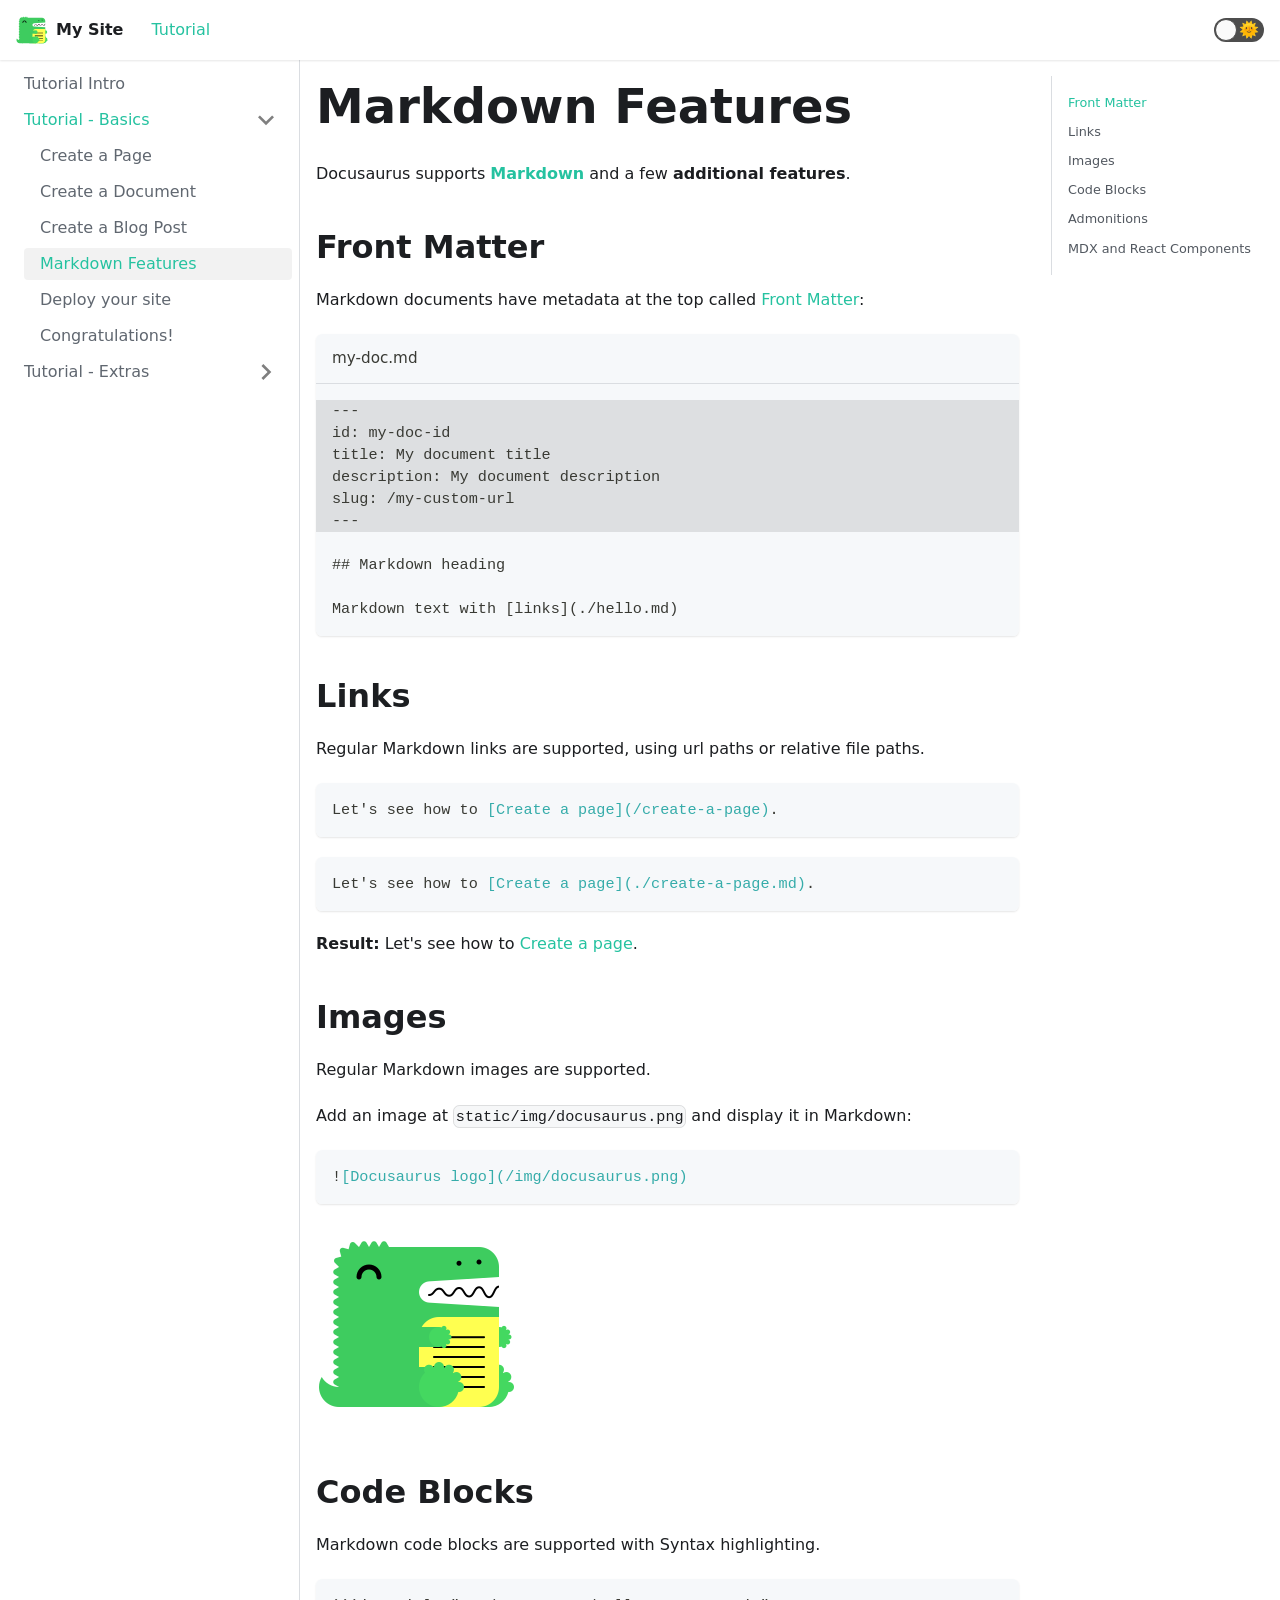
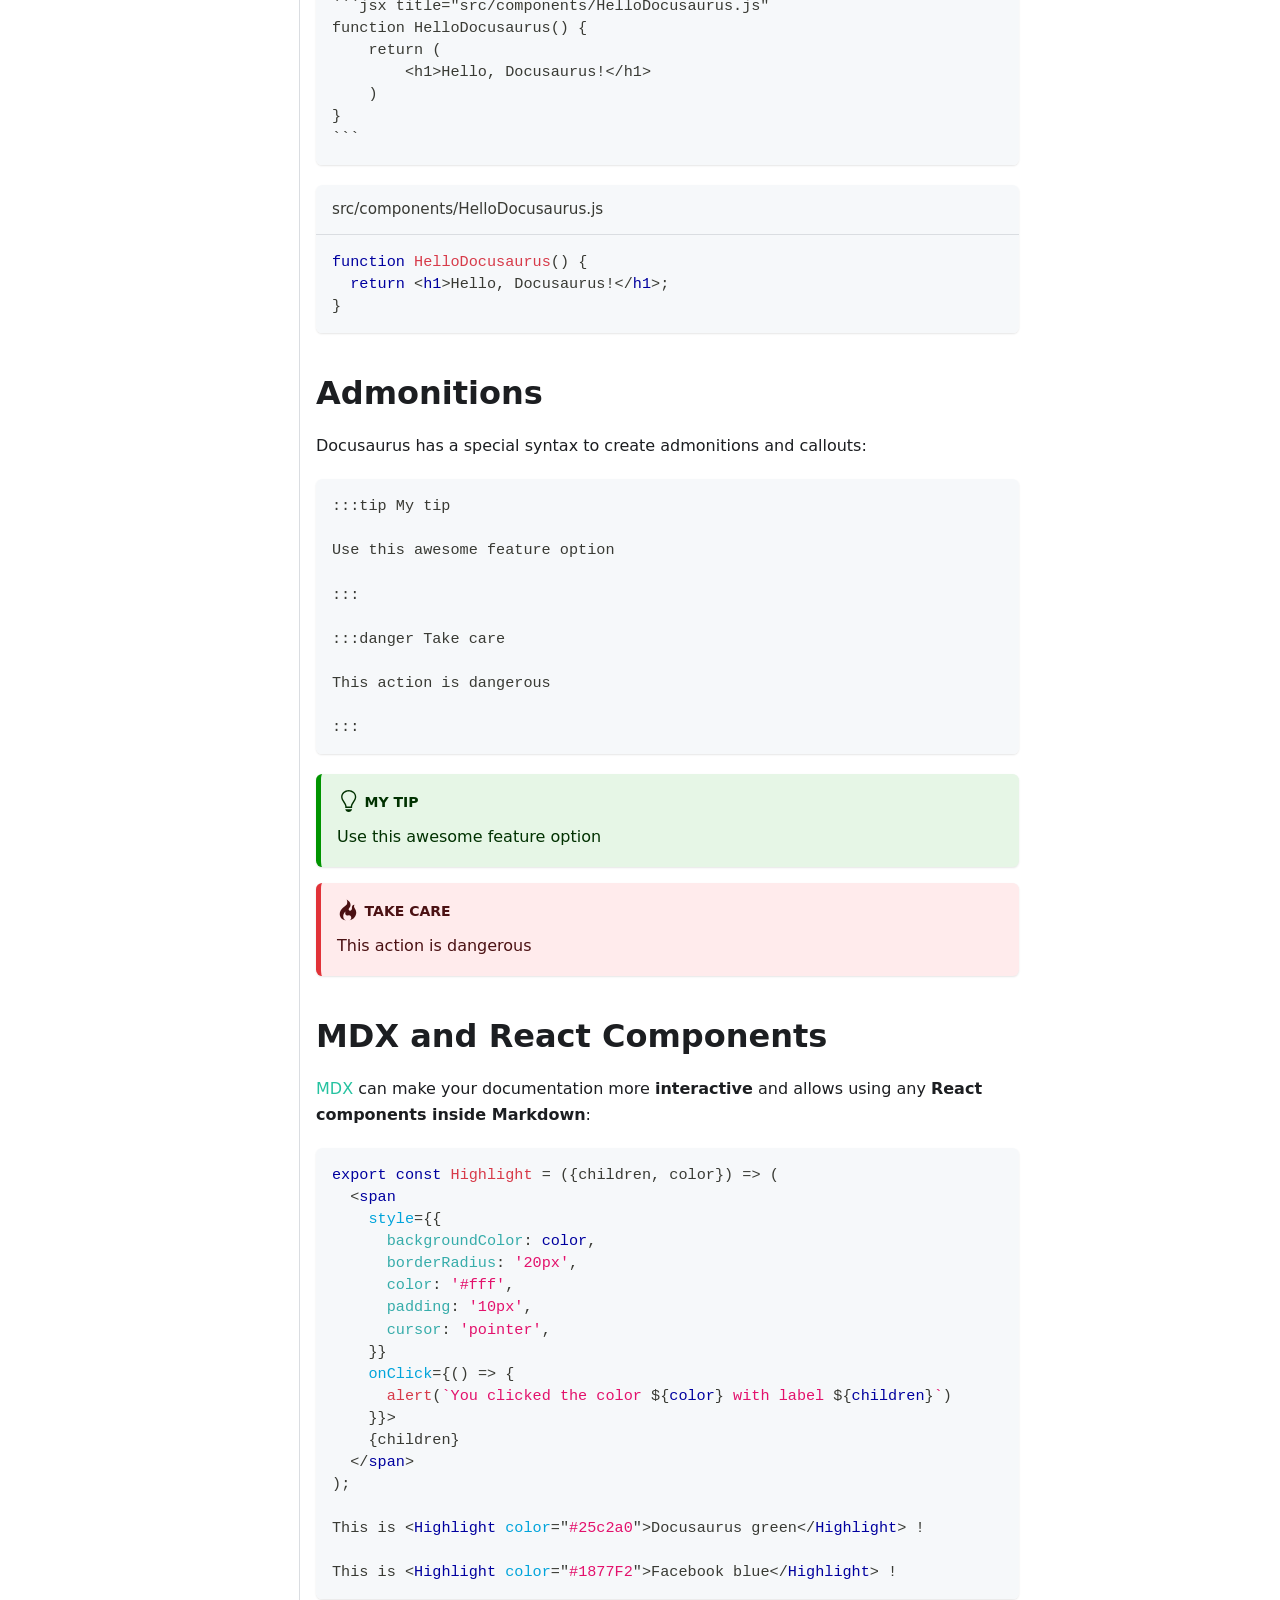
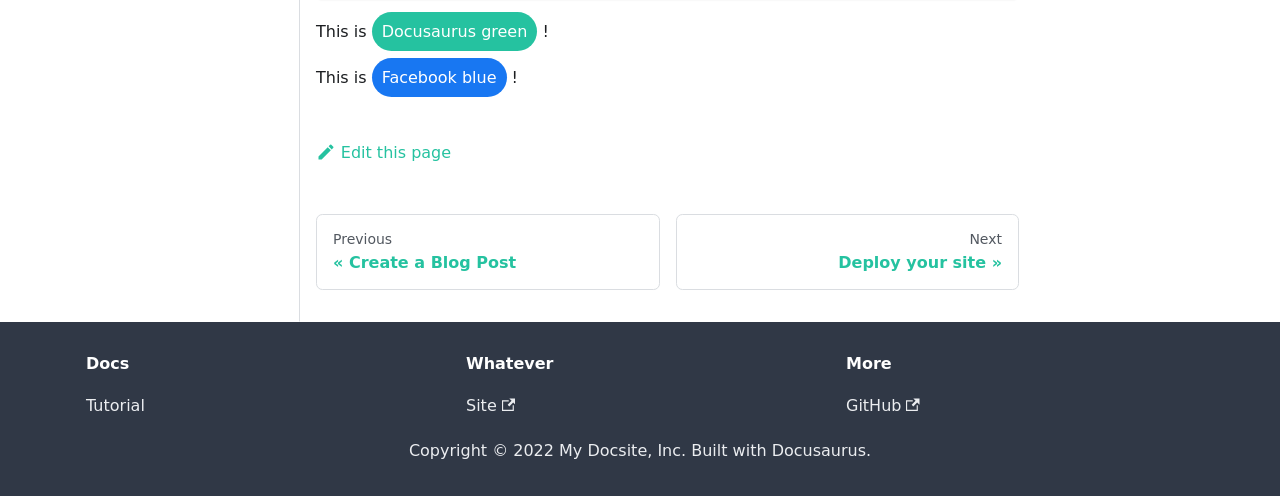
<file: tutorial-basics/markdown-features/index.html>
<!doctype html>
<html class="docs-version-current" lang="en" dir="ltr">
<head>
<meta charset="UTF-8">
<meta name="viewport" content="width=device-width,initial-scale=1">
<meta name="generator" content="Docusaurus v2.0.0-beta.6">
<title data-react-helmet="true">Markdown Features | My Site</title><meta data-react-helmet="true" name="twitter:card" content="summary_large_image"><meta data-react-helmet="true" property="og:url" content="https://munderseth.github.io/tutorial-basics/markdown-features"><meta data-react-helmet="true" name="docusaurus_locale" content="en"><meta data-react-helmet="true" name="docusaurus_version" content="current"><meta data-react-helmet="true" name="docusaurus_tag" content="docs-default-current"><meta data-react-helmet="true" property="og:title" content="Markdown Features | My Site"><meta data-react-helmet="true" name="description" content="Docusaurus supports Markdown and a few additional features."><meta data-react-helmet="true" property="og:description" content="Docusaurus supports Markdown and a few additional features."><link data-react-helmet="true" rel="shortcut icon" href="/img/favicon.ico"><link data-react-helmet="true" rel="canonical" href="https://munderseth.github.io/tutorial-basics/markdown-features"><link data-react-helmet="true" rel="alternate" href="https://munderseth.github.io/tutorial-basics/markdown-features" hreflang="en"><link data-react-helmet="true" rel="alternate" href="https://munderseth.github.io/tutorial-basics/markdown-features" hreflang="x-default"><link rel="stylesheet" href="/assets/css/styles.9cee7f8b.css">
<link rel="preload" href="/assets/js/runtime~main.8dc8608d.js" as="script">
<link rel="preload" href="/assets/js/main.dfd9ba81.js" as="script">
</head>
<body>
<script>!function(){function t(t){document.documentElement.setAttribute("data-theme",t)}var e=function(){var t=null;try{t=localStorage.getItem("theme")}catch(t){}return t}();t(null!==e?e:"light")}()</script><div id="__docusaurus">
<div><a href="#" class="skipToContent_OuoZ">Skip to main content</a></div><nav class="navbar navbar--fixed-top"><div class="navbar__inner"><div class="navbar__items"><button aria-label="Navigation bar toggle" class="navbar__toggle clean-btn" type="button" tabindex="0"><svg width="30" height="30" viewBox="0 0 30 30" aria-hidden="true"><path stroke="currentColor" stroke-linecap="round" stroke-miterlimit="10" stroke-width="2" d="M4 7h22M4 15h22M4 23h22"></path></svg></button><a class="navbar__brand" href="/"><img src="/img/logo.svg" alt="My Site Logo" class="themedImage_TMUO themedImage--light_4Vu1 navbar__logo"><img src="/img/logo.svg" alt="My Site Logo" class="themedImage_TMUO themedImage--dark_uzRr navbar__logo"><b class="navbar__title">My Site</b></a><a class="navbar__item navbar__link navbar__link--active" href="/">Tutorial</a></div><div class="navbar__items navbar__items--right"><div class="react-toggle toggle_2i4l react-toggle--disabled"><div class="react-toggle-track" role="button" tabindex="-1"><div class="react-toggle-track-check"><span class="toggle_iYfV">🌜</span></div><div class="react-toggle-track-x"><span class="toggle_iYfV">🌞</span></div><div class="react-toggle-thumb"></div></div><input type="checkbox" class="react-toggle-screenreader-only" aria-label="Switch between dark and light mode"></div></div></div><div role="presentation" class="navbar-sidebar__backdrop"></div></nav><div class="main-wrapper docs-wrapper docs-doc-page"><div class="docPage_lDyR"><button class="clean-btn backToTopButton_i9tI" type="button"><svg viewBox="0 0 24 24" width="28"><path d="M7.41 15.41L12 10.83l4.59 4.58L18 14l-6-6-6 6z" fill="currentColor"></path></svg></button><aside class="docSidebarContainer_0YBq"><div class="sidebar_a3j0"><nav class="menu thin-scrollbar menu_cyFh menuWithAnnouncementBar_+O1J"><ul class="theme-doc-sidebar-menu menu__list"><li class="theme-doc-sidebar-item-link menu__list-item"><a class="menu__link" href="/">Tutorial Intro</a></li><li class="theme-doc-sidebar-item-category menu__list-item"><a class="menu__link menu__link--sublist menu__link--active" href="#">Tutorial - Basics</a><ul style="display:block;overflow:visible;height:auto" class="menu__list"><li class="theme-doc-sidebar-item-link menu__list-item"><a class="menu__link" tabindex="0" href="/tutorial-basics/create-a-page">Create a Page</a></li><li class="theme-doc-sidebar-item-link menu__list-item"><a class="menu__link" tabindex="0" href="/tutorial-basics/create-a-document">Create a Document</a></li><li class="theme-doc-sidebar-item-link menu__list-item"><a class="menu__link" tabindex="0" href="/tutorial-basics/create-a-blog-post">Create a Blog Post</a></li><li class="theme-doc-sidebar-item-link menu__list-item"><a class="menu__link menu__link--active" aria-current="page" tabindex="0" href="/tutorial-basics/markdown-features">Markdown Features</a></li><li class="theme-doc-sidebar-item-link menu__list-item"><a class="menu__link" tabindex="0" href="/tutorial-basics/deploy-your-site">Deploy your site</a></li><li class="theme-doc-sidebar-item-link menu__list-item"><a class="menu__link" tabindex="0" href="/tutorial-basics/congratulations">Congratulations!</a></li></ul></li><li class="theme-doc-sidebar-item-category menu__list-item menu__list-item--collapsed"><a class="menu__link menu__link--sublist" href="#">Tutorial - Extras</a></li></ul></nav></div></aside><main class="docMainContainer_r8cw"><div class="container padding-top--md padding-bottom--lg"><div class="row"><div class="col docItemCol_zHA2"><div class="docItemContainer_oiyr"><article><div class="tocCollapsible_aw-L theme-doc-toc-mobile tocMobile_Tx6Y"><button type="button" class="clean-btn tocCollapsibleButton_zr6a">On this page</button></div><div class="theme-doc-markdown markdown"><header><h1>Markdown Features</h1></header><p>Docusaurus supports <strong><a href="https://daringfireball.net/projects/markdown/syntax" target="_blank" rel="noopener noreferrer">Markdown</a></strong> and a few <strong>additional features</strong>.</p><h2><a aria-hidden="true" tabindex="-1" class="anchor anchor__h2 anchorWithStickyNavbar_y2LR" id="front-matter"></a>Front Matter<a class="hash-link" href="#front-matter" title="Direct link to heading">#</a></h2><p>Markdown documents have metadata at the top called <a href="https://jekyllrb.com/docs/front-matter/" target="_blank" rel="noopener noreferrer">Front Matter</a>:</p><div class="codeBlockContainer_J+bg"><div style="color:#393A34;background-color:#f6f8fa" class="codeBlockTitle_oQzk">my-doc.md</div><div class="codeBlockContent_csEI text"><pre tabindex="0" class="prism-code language-text codeBlock_rtdJ thin-scrollbar" style="color:#393A34;background-color:#f6f8fa"><code class="codeBlockLines_1zSZ"><span class="token-line docusaurus-highlight-code-line" style="color:#393A34"><span class="token plain">---</span></span><span class="token-line docusaurus-highlight-code-line" style="color:#393A34"><span class="token plain">id: my-doc-id</span></span><span class="token-line docusaurus-highlight-code-line" style="color:#393A34"><span class="token plain">title: My document title</span></span><span class="token-line docusaurus-highlight-code-line" style="color:#393A34"><span class="token plain">description: My document description</span></span><span class="token-line docusaurus-highlight-code-line" style="color:#393A34"><span class="token plain">slug: /my-custom-url</span></span><span class="token-line docusaurus-highlight-code-line" style="color:#393A34"><span class="token plain">---</span></span><span class="token-line" style="color:#393A34"><span class="token plain" style="display:inline-block">
</span></span><span class="token-line" style="color:#393A34"><span class="token plain">## Markdown heading</span></span><span class="token-line" style="color:#393A34"><span class="token plain" style="display:inline-block">
</span></span><span class="token-line" style="color:#393A34"><span class="token plain">Markdown text with [links](./hello.md)</span></span></code></pre><button type="button" aria-label="Copy code to clipboard" class="copyButton_M3SB clean-btn">Copy</button></div></div><h2><a aria-hidden="true" tabindex="-1" class="anchor anchor__h2 anchorWithStickyNavbar_y2LR" id="links"></a>Links<a class="hash-link" href="#links" title="Direct link to heading">#</a></h2><p>Regular Markdown links are supported, using url paths or relative file paths.</p><div class="codeBlockContainer_J+bg"><div class="codeBlockContent_csEI md"><pre tabindex="0" class="prism-code language-md codeBlock_rtdJ thin-scrollbar" style="color:#393A34;background-color:#f6f8fa"><code class="codeBlockLines_1zSZ"><span class="token-line" style="color:#393A34"><span class="token plain">Let&#x27;s see how to </span><span class="token url" style="color:#36acaa">[</span><span class="token url content" style="color:#36acaa">Create a page</span><span class="token url" style="color:#36acaa">](</span><span class="token url" style="color:#36acaa">/create-a-page</span><span class="token url" style="color:#36acaa">)</span><span class="token plain">.</span></span></code></pre><button type="button" aria-label="Copy code to clipboard" class="copyButton_M3SB clean-btn">Copy</button></div></div><div class="codeBlockContainer_J+bg"><div class="codeBlockContent_csEI md"><pre tabindex="0" class="prism-code language-md codeBlock_rtdJ thin-scrollbar" style="color:#393A34;background-color:#f6f8fa"><code class="codeBlockLines_1zSZ"><span class="token-line" style="color:#393A34"><span class="token plain">Let&#x27;s see how to </span><span class="token url" style="color:#36acaa">[</span><span class="token url content" style="color:#36acaa">Create a page</span><span class="token url" style="color:#36acaa">](</span><span class="token url" style="color:#36acaa">./create-a-page.md</span><span class="token url" style="color:#36acaa">)</span><span class="token plain">.</span></span></code></pre><button type="button" aria-label="Copy code to clipboard" class="copyButton_M3SB clean-btn">Copy</button></div></div><p><strong>Result:</strong> Let&#x27;s see how to <a href="/tutorial-basics/create-a-page">Create a page</a>.</p><h2><a aria-hidden="true" tabindex="-1" class="anchor anchor__h2 anchorWithStickyNavbar_y2LR" id="images"></a>Images<a class="hash-link" href="#images" title="Direct link to heading">#</a></h2><p>Regular Markdown images are supported.</p><p>Add an image at <code>static/img/docusaurus.png</code> and display it in Markdown:</p><div class="codeBlockContainer_J+bg"><div class="codeBlockContent_csEI md"><pre tabindex="0" class="prism-code language-md codeBlock_rtdJ thin-scrollbar" style="color:#393A34;background-color:#f6f8fa"><code class="codeBlockLines_1zSZ"><span class="token-line" style="color:#393A34"><span class="token url operator" style="color:#393A34">!</span><span class="token url" style="color:#36acaa">[</span><span class="token url content" style="color:#36acaa">Docusaurus logo</span><span class="token url" style="color:#36acaa">](</span><span class="token url" style="color:#36acaa">/img/docusaurus.png</span><span class="token url" style="color:#36acaa">)</span></span></code></pre><button type="button" aria-label="Copy code to clipboard" class="copyButton_M3SB clean-btn">Copy</button></div></div><p><img alt="Docusaurus logo" src="[data-uri]"></p><h2><a aria-hidden="true" tabindex="-1" class="anchor anchor__h2 anchorWithStickyNavbar_y2LR" id="code-blocks"></a>Code Blocks<a class="hash-link" href="#code-blocks" title="Direct link to heading">#</a></h2><p>Markdown code blocks are supported with Syntax highlighting.</p><div class="codeBlockContainer_J+bg"><div class="codeBlockContent_csEI"><pre tabindex="0" class="prism-code language-undefined codeBlock_rtdJ thin-scrollbar" style="color:#393A34;background-color:#f6f8fa"><code class="codeBlockLines_1zSZ"><span class="token-line" style="color:#393A34"><span class="token plain">```jsx title=&quot;src/components/HelloDocusaurus.js&quot;</span></span><span class="token-line" style="color:#393A34"><span class="token plain">function HelloDocusaurus() {</span></span><span class="token-line" style="color:#393A34"><span class="token plain">    return (</span></span><span class="token-line" style="color:#393A34"><span class="token plain">        &lt;h1&gt;Hello, Docusaurus!&lt;/h1&gt;</span></span><span class="token-line" style="color:#393A34"><span class="token plain">    )</span></span><span class="token-line" style="color:#393A34"><span class="token plain">}</span></span><span class="token-line" style="color:#393A34"><span class="token plain">```</span></span></code></pre><button type="button" aria-label="Copy code to clipboard" class="copyButton_M3SB clean-btn">Copy</button></div></div><div class="codeBlockContainer_J+bg"><div style="color:#393A34;background-color:#f6f8fa" class="codeBlockTitle_oQzk">src/components/HelloDocusaurus.js</div><div class="codeBlockContent_csEI jsx"><pre tabindex="0" class="prism-code language-jsx codeBlock_rtdJ thin-scrollbar" style="color:#393A34;background-color:#f6f8fa"><code class="codeBlockLines_1zSZ"><span class="token-line" style="color:#393A34"><span class="token keyword" style="color:#00009f">function</span><span class="token plain"> </span><span class="token function" style="color:#d73a49">HelloDocusaurus</span><span class="token punctuation" style="color:#393A34">(</span><span class="token punctuation" style="color:#393A34">)</span><span class="token plain"> </span><span class="token punctuation" style="color:#393A34">{</span><span class="token plain"></span></span><span class="token-line" style="color:#393A34"><span class="token plain">  </span><span class="token keyword" style="color:#00009f">return</span><span class="token plain"> </span><span class="token tag punctuation" style="color:#393A34">&lt;</span><span class="token tag" style="color:#00009f">h1</span><span class="token tag punctuation" style="color:#393A34">&gt;</span><span class="token plain-text">Hello, Docusaurus!</span><span class="token tag punctuation" style="color:#393A34">&lt;/</span><span class="token tag" style="color:#00009f">h1</span><span class="token tag punctuation" style="color:#393A34">&gt;</span><span class="token punctuation" style="color:#393A34">;</span><span class="token plain"></span></span><span class="token-line" style="color:#393A34"><span class="token plain"></span><span class="token punctuation" style="color:#393A34">}</span></span></code></pre><button type="button" aria-label="Copy code to clipboard" class="copyButton_M3SB clean-btn">Copy</button></div></div><h2><a aria-hidden="true" tabindex="-1" class="anchor anchor__h2 anchorWithStickyNavbar_y2LR" id="admonitions"></a>Admonitions<a class="hash-link" href="#admonitions" title="Direct link to heading">#</a></h2><p>Docusaurus has a special syntax to create admonitions and callouts:</p><div class="codeBlockContainer_J+bg"><div class="codeBlockContent_csEI"><pre tabindex="0" class="prism-code language-undefined codeBlock_rtdJ thin-scrollbar" style="color:#393A34;background-color:#f6f8fa"><code class="codeBlockLines_1zSZ"><span class="token-line" style="color:#393A34"><span class="token plain">:::tip My tip</span></span><span class="token-line" style="color:#393A34"><span class="token plain" style="display:inline-block">
</span></span><span class="token-line" style="color:#393A34"><span class="token plain">Use this awesome feature option</span></span><span class="token-line" style="color:#393A34"><span class="token plain" style="display:inline-block">
</span></span><span class="token-line" style="color:#393A34"><span class="token plain">:::</span></span><span class="token-line" style="color:#393A34"><span class="token plain" style="display:inline-block">
</span></span><span class="token-line" style="color:#393A34"><span class="token plain">:::danger Take care</span></span><span class="token-line" style="color:#393A34"><span class="token plain" style="display:inline-block">
</span></span><span class="token-line" style="color:#393A34"><span class="token plain">This action is dangerous</span></span><span class="token-line" style="color:#393A34"><span class="token plain" style="display:inline-block">
</span></span><span class="token-line" style="color:#393A34"><span class="token plain">:::</span></span></code></pre><button type="button" aria-label="Copy code to clipboard" class="copyButton_M3SB clean-btn">Copy</button></div></div><div class="admonition admonition-tip alert alert--success"><div class="admonition-heading"><h5><span class="admonition-icon"><svg xmlns="http://www.w3.org/2000/svg" width="12" height="16" viewBox="0 0 12 16"><path fill-rule="evenodd" d="M6.5 0C3.48 0 1 2.19 1 5c0 .92.55 2.25 1 3 1.34 2.25 1.78 2.78 2 4v1h5v-1c.22-1.22.66-1.75 2-4 .45-.75 1-2.08 1-3 0-2.81-2.48-5-5.5-5zm3.64 7.48c-.25.44-.47.8-.67 1.11-.86 1.41-1.25 2.06-1.45 3.23-.02.05-.02.11-.02.17H5c0-.06 0-.13-.02-.17-.2-1.17-.59-1.83-1.45-3.23-.2-.31-.42-.67-.67-1.11C2.44 6.78 2 5.65 2 5c0-2.2 2.02-4 4.5-4 1.22 0 2.36.42 3.22 1.19C10.55 2.94 11 3.94 11 5c0 .66-.44 1.78-.86 2.48zM4 14h5c-.23 1.14-1.3 2-2.5 2s-2.27-.86-2.5-2z"></path></svg></span>My tip</h5></div><div class="admonition-content"><p>Use this awesome feature option</p></div></div><div class="admonition admonition-danger alert alert--danger"><div class="admonition-heading"><h5><span class="admonition-icon"><svg xmlns="http://www.w3.org/2000/svg" width="12" height="16" viewBox="0 0 12 16"><path fill-rule="evenodd" d="M5.05.31c.81 2.17.41 3.38-.52 4.31C3.55 5.67 1.98 6.45.9 7.98c-1.45 2.05-1.7 6.53 3.53 7.7-2.2-1.16-2.67-4.52-.3-6.61-.61 2.03.53 3.33 1.94 2.86 1.39-.47 2.3.53 2.27 1.67-.02.78-.31 1.44-1.13 1.81 3.42-.59 4.78-3.42 4.78-5.56 0-2.84-2.53-3.22-1.25-5.61-1.52.13-2.03 1.13-1.89 2.75.09 1.08-1.02 1.8-1.86 1.33-.67-.41-.66-1.19-.06-1.78C8.18 5.31 8.68 2.45 5.05.32L5.03.3l.02.01z"></path></svg></span>Take care</h5></div><div class="admonition-content"><p>This action is dangerous</p></div></div><h2><a aria-hidden="true" tabindex="-1" class="anchor anchor__h2 anchorWithStickyNavbar_y2LR" id="mdx-and-react-components"></a>MDX and React Components<a class="hash-link" href="#mdx-and-react-components" title="Direct link to heading">#</a></h2><p><a href="https://mdxjs.com/" target="_blank" rel="noopener noreferrer">MDX</a> can make your documentation more <strong>interactive</strong> and allows using any <strong>React components inside Markdown</strong>:</p><div class="codeBlockContainer_J+bg"><div class="codeBlockContent_csEI jsx"><pre tabindex="0" class="prism-code language-jsx codeBlock_rtdJ thin-scrollbar" style="color:#393A34;background-color:#f6f8fa"><code class="codeBlockLines_1zSZ"><span class="token-line" style="color:#393A34"><span class="token keyword" style="color:#00009f">export</span><span class="token plain"> </span><span class="token keyword" style="color:#00009f">const</span><span class="token plain"> </span><span class="token function-variable function" style="color:#d73a49">Highlight</span><span class="token plain"> </span><span class="token operator" style="color:#393A34">=</span><span class="token plain"> </span><span class="token punctuation" style="color:#393A34">(</span><span class="token parameter punctuation" style="color:#393A34">{</span><span class="token parameter">children</span><span class="token parameter punctuation" style="color:#393A34">,</span><span class="token parameter"> color</span><span class="token parameter punctuation" style="color:#393A34">}</span><span class="token punctuation" style="color:#393A34">)</span><span class="token plain"> </span><span class="token operator" style="color:#393A34">=&gt;</span><span class="token plain"> </span><span class="token punctuation" style="color:#393A34">(</span><span class="token plain"></span></span><span class="token-line" style="color:#393A34"><span class="token plain">  </span><span class="token tag punctuation" style="color:#393A34">&lt;</span><span class="token tag" style="color:#00009f">span</span><span class="token tag" style="color:#00009f"></span></span><span class="token-line" style="color:#393A34"><span class="token tag" style="color:#00009f">    </span><span class="token tag attr-name" style="color:#00a4db">style</span><span class="token tag script language-javascript script-punctuation punctuation" style="color:#393A34">=</span><span class="token tag script language-javascript punctuation" style="color:#393A34">{</span><span class="token tag script language-javascript punctuation" style="color:#393A34">{</span><span class="token tag script language-javascript" style="color:#00009f"></span></span><span class="token-line" style="color:#393A34"><span class="token tag script language-javascript" style="color:#00009f">      </span><span class="token tag script language-javascript literal-property property" style="color:#36acaa">backgroundColor</span><span class="token tag script language-javascript operator" style="color:#393A34">:</span><span class="token tag script language-javascript" style="color:#00009f"> color</span><span class="token tag script language-javascript punctuation" style="color:#393A34">,</span><span class="token tag script language-javascript" style="color:#00009f"></span></span><span class="token-line" style="color:#393A34"><span class="token tag script language-javascript" style="color:#00009f">      </span><span class="token tag script language-javascript literal-property property" style="color:#36acaa">borderRadius</span><span class="token tag script language-javascript operator" style="color:#393A34">:</span><span class="token tag script language-javascript" style="color:#00009f"> </span><span class="token tag script language-javascript string" style="color:#e3116c">&#x27;20px&#x27;</span><span class="token tag script language-javascript punctuation" style="color:#393A34">,</span><span class="token tag script language-javascript" style="color:#00009f"></span></span><span class="token-line" style="color:#393A34"><span class="token tag script language-javascript" style="color:#00009f">      </span><span class="token tag script language-javascript literal-property property" style="color:#36acaa">color</span><span class="token tag script language-javascript operator" style="color:#393A34">:</span><span class="token tag script language-javascript" style="color:#00009f"> </span><span class="token tag script language-javascript string" style="color:#e3116c">&#x27;#fff&#x27;</span><span class="token tag script language-javascript punctuation" style="color:#393A34">,</span><span class="token tag script language-javascript" style="color:#00009f"></span></span><span class="token-line" style="color:#393A34"><span class="token tag script language-javascript" style="color:#00009f">      </span><span class="token tag script language-javascript literal-property property" style="color:#36acaa">padding</span><span class="token tag script language-javascript operator" style="color:#393A34">:</span><span class="token tag script language-javascript" style="color:#00009f"> </span><span class="token tag script language-javascript string" style="color:#e3116c">&#x27;10px&#x27;</span><span class="token tag script language-javascript punctuation" style="color:#393A34">,</span><span class="token tag script language-javascript" style="color:#00009f"></span></span><span class="token-line" style="color:#393A34"><span class="token tag script language-javascript" style="color:#00009f">      </span><span class="token tag script language-javascript literal-property property" style="color:#36acaa">cursor</span><span class="token tag script language-javascript operator" style="color:#393A34">:</span><span class="token tag script language-javascript" style="color:#00009f"> </span><span class="token tag script language-javascript string" style="color:#e3116c">&#x27;pointer&#x27;</span><span class="token tag script language-javascript punctuation" style="color:#393A34">,</span><span class="token tag script language-javascript" style="color:#00009f"></span></span><span class="token-line" style="color:#393A34"><span class="token tag script language-javascript" style="color:#00009f">    </span><span class="token tag script language-javascript punctuation" style="color:#393A34">}</span><span class="token tag script language-javascript punctuation" style="color:#393A34">}</span><span class="token tag" style="color:#00009f"></span></span><span class="token-line" style="color:#393A34"><span class="token tag" style="color:#00009f">    </span><span class="token tag attr-name" style="color:#00a4db">onClick</span><span class="token tag script language-javascript script-punctuation punctuation" style="color:#393A34">=</span><span class="token tag script language-javascript punctuation" style="color:#393A34">{</span><span class="token tag script language-javascript punctuation" style="color:#393A34">(</span><span class="token tag script language-javascript punctuation" style="color:#393A34">)</span><span class="token tag script language-javascript" style="color:#00009f"> </span><span class="token tag script language-javascript operator" style="color:#393A34">=&gt;</span><span class="token tag script language-javascript" style="color:#00009f"> </span><span class="token tag script language-javascript punctuation" style="color:#393A34">{</span><span class="token tag script language-javascript" style="color:#00009f"></span></span><span class="token-line" style="color:#393A34"><span class="token tag script language-javascript" style="color:#00009f">      </span><span class="token tag script language-javascript function" style="color:#d73a49">alert</span><span class="token tag script language-javascript punctuation" style="color:#393A34">(</span><span class="token tag script language-javascript template-string template-punctuation string" style="color:#e3116c">`</span><span class="token tag script language-javascript template-string string" style="color:#e3116c">You clicked the color </span><span class="token tag script language-javascript template-string interpolation interpolation-punctuation punctuation" style="color:#393A34">${</span><span class="token tag script language-javascript template-string interpolation" style="color:#00009f">color</span><span class="token tag script language-javascript template-string interpolation interpolation-punctuation punctuation" style="color:#393A34">}</span><span class="token tag script language-javascript template-string string" style="color:#e3116c"> with label </span><span class="token tag script language-javascript template-string interpolation interpolation-punctuation punctuation" style="color:#393A34">${</span><span class="token tag script language-javascript template-string interpolation" style="color:#00009f">children</span><span class="token tag script language-javascript template-string interpolation interpolation-punctuation punctuation" style="color:#393A34">}</span><span class="token tag script language-javascript template-string template-punctuation string" style="color:#e3116c">`</span><span class="token tag script language-javascript punctuation" style="color:#393A34">)</span><span class="token tag script language-javascript" style="color:#00009f"></span></span><span class="token-line" style="color:#393A34"><span class="token tag script language-javascript" style="color:#00009f">    </span><span class="token tag script language-javascript punctuation" style="color:#393A34">}</span><span class="token tag script language-javascript punctuation" style="color:#393A34">}</span><span class="token tag punctuation" style="color:#393A34">&gt;</span><span class="token plain-text"></span></span><span class="token-line" style="color:#393A34"><span class="token plain-text">    </span><span class="token punctuation" style="color:#393A34">{</span><span class="token plain">children</span><span class="token punctuation" style="color:#393A34">}</span><span class="token plain-text"></span></span><span class="token-line" style="color:#393A34"><span class="token plain-text">  </span><span class="token tag punctuation" style="color:#393A34">&lt;/</span><span class="token tag" style="color:#00009f">span</span><span class="token tag punctuation" style="color:#393A34">&gt;</span><span class="token plain"></span></span><span class="token-line" style="color:#393A34"><span class="token plain"></span><span class="token punctuation" style="color:#393A34">)</span><span class="token punctuation" style="color:#393A34">;</span><span class="token plain"></span></span><span class="token-line" style="color:#393A34"><span class="token plain" style="display:inline-block">
</span></span><span class="token-line" style="color:#393A34"><span class="token plain">This is </span><span class="token tag punctuation" style="color:#393A34">&lt;</span><span class="token tag class-name" style="color:#00009f">Highlight</span><span class="token tag" style="color:#00009f"> </span><span class="token tag attr-name" style="color:#00a4db">color</span><span class="token tag attr-value punctuation attr-equals" style="color:#393A34">=</span><span class="token tag attr-value punctuation" style="color:#393A34">&quot;</span><span class="token tag attr-value" style="color:#e3116c">#25c2a0</span><span class="token tag attr-value punctuation" style="color:#393A34">&quot;</span><span class="token tag punctuation" style="color:#393A34">&gt;</span><span class="token plain-text">Docusaurus green</span><span class="token tag punctuation" style="color:#393A34">&lt;/</span><span class="token tag class-name" style="color:#00009f">Highlight</span><span class="token tag punctuation" style="color:#393A34">&gt;</span><span class="token plain"> </span><span class="token operator" style="color:#393A34">!</span><span class="token plain"></span></span><span class="token-line" style="color:#393A34"><span class="token plain" style="display:inline-block">
</span></span><span class="token-line" style="color:#393A34"><span class="token plain">This is </span><span class="token tag punctuation" style="color:#393A34">&lt;</span><span class="token tag class-name" style="color:#00009f">Highlight</span><span class="token tag" style="color:#00009f"> </span><span class="token tag attr-name" style="color:#00a4db">color</span><span class="token tag attr-value punctuation attr-equals" style="color:#393A34">=</span><span class="token tag attr-value punctuation" style="color:#393A34">&quot;</span><span class="token tag attr-value" style="color:#e3116c">#1877F2</span><span class="token tag attr-value punctuation" style="color:#393A34">&quot;</span><span class="token tag punctuation" style="color:#393A34">&gt;</span><span class="token plain-text">Facebook blue</span><span class="token tag punctuation" style="color:#393A34">&lt;/</span><span class="token tag class-name" style="color:#00009f">Highlight</span><span class="token tag punctuation" style="color:#393A34">&gt;</span><span class="token plain"> </span><span class="token operator" style="color:#393A34">!</span></span></code></pre><button type="button" aria-label="Copy code to clipboard" class="copyButton_M3SB clean-btn">Copy</button></div></div><p>This is <span style="background-color:#25c2a0;border-radius:20px;color:#fff;padding:10px;cursor:pointer">Docusaurus green</span> !</p><p>This is <span style="background-color:#1877F2;border-radius:20px;color:#fff;padding:10px;cursor:pointer">Facebook blue</span> !</p></div><footer class="theme-doc-footer docusaurus-mt-lg"><div class="theme-doc-footer-edit-meta-row row"><div class="col"><a href="https://github.com/munderseth.github.io/main/docs/tutorial-basics/markdown-features.mdx" target="_blank" rel="noreferrer noopener" class="theme-edit-this-page"><svg fill="currentColor" height="20" width="20" viewBox="0 0 40 40" class="iconEdit_mS5F" aria-hidden="true"><g><path d="m34.5 11.7l-3 3.1-6.3-6.3 3.1-3q0.5-0.5 1.2-0.5t1.1 0.5l3.9 3.9q0.5 0.4 0.5 1.1t-0.5 1.2z m-29.5 17.1l18.4-18.5 6.3 6.3-18.4 18.4h-6.3v-6.2z"></path></g></svg>Edit this page</a></div><div class="col lastUpdated_mt2f"></div></div></footer></article><nav class="pagination-nav docusaurus-mt-lg" aria-label="Docs pages navigation"><div class="pagination-nav__item"><a class="pagination-nav__link" href="/tutorial-basics/create-a-blog-post"><div class="pagination-nav__sublabel">Previous</div><div class="pagination-nav__label">« Create a Blog Post</div></a></div><div class="pagination-nav__item pagination-nav__item--next"><a class="pagination-nav__link" href="/tutorial-basics/deploy-your-site"><div class="pagination-nav__sublabel">Next</div><div class="pagination-nav__label">Deploy your site »</div></a></div></nav></div></div><div class="col col--3"><div class="tableOfContents_vrFS thin-scrollbar"><ul class="table-of-contents table-of-contents__left-border"><li><a href="#front-matter" class="table-of-contents__link">Front Matter</a></li><li><a href="#links" class="table-of-contents__link">Links</a></li><li><a href="#images" class="table-of-contents__link">Images</a></li><li><a href="#code-blocks" class="table-of-contents__link">Code Blocks</a></li><li><a href="#admonitions" class="table-of-contents__link">Admonitions</a></li><li><a href="#mdx-and-react-components" class="table-of-contents__link">MDX and React Components</a></li></ul></div></div></div></div></main></div></div><footer class="footer footer--dark"><div class="container"><div class="row footer__links"><div class="col footer__col"><div class="footer__title">Docs</div><ul class="footer__items"><li class="footer__item"><a class="footer__link-item" href="/">Tutorial</a></li></ul></div><div class="col footer__col"><div class="footer__title">Whatever</div><ul class="footer__items"><li class="footer__item"><a href="https://munderseth.github.io/" target="_blank" rel="noopener noreferrer" class="footer__link-item"><span>Site<svg width="13.5" height="13.5" aria-hidden="true" viewBox="0 0 24 24" class="iconExternalLink_wgqa"><path fill="currentColor" d="M21 13v10h-21v-19h12v2h-10v15h17v-8h2zm3-12h-10.988l4.035 4-6.977 7.07 2.828 2.828 6.977-7.07 4.125 4.172v-11z"></path></svg></span></a></li></ul></div><div class="col footer__col"><div class="footer__title">More</div><ul class="footer__items"><li class="footer__item"><a href="https://github.com/munderseth/munderseth.github.io" target="_blank" rel="noopener noreferrer" class="footer__link-item"><span>GitHub<svg width="13.5" height="13.5" aria-hidden="true" viewBox="0 0 24 24" class="iconExternalLink_wgqa"><path fill="currentColor" d="M21 13v10h-21v-19h12v2h-10v15h17v-8h2zm3-12h-10.988l4.035 4-6.977 7.07 2.828 2.828 6.977-7.07 4.125 4.172v-11z"></path></svg></span></a></li></ul></div></div><div class="footer__bottom text--center"><div class="footer__copyright">Copyright © 2022 My Docsite, Inc. Built with Docusaurus.</div></div></div></footer></div>
<script src="/assets/js/runtime~main.8dc8608d.js"></script>
<script src="/assets/js/main.dfd9ba81.js"></script>
</body>
</html>
</file>
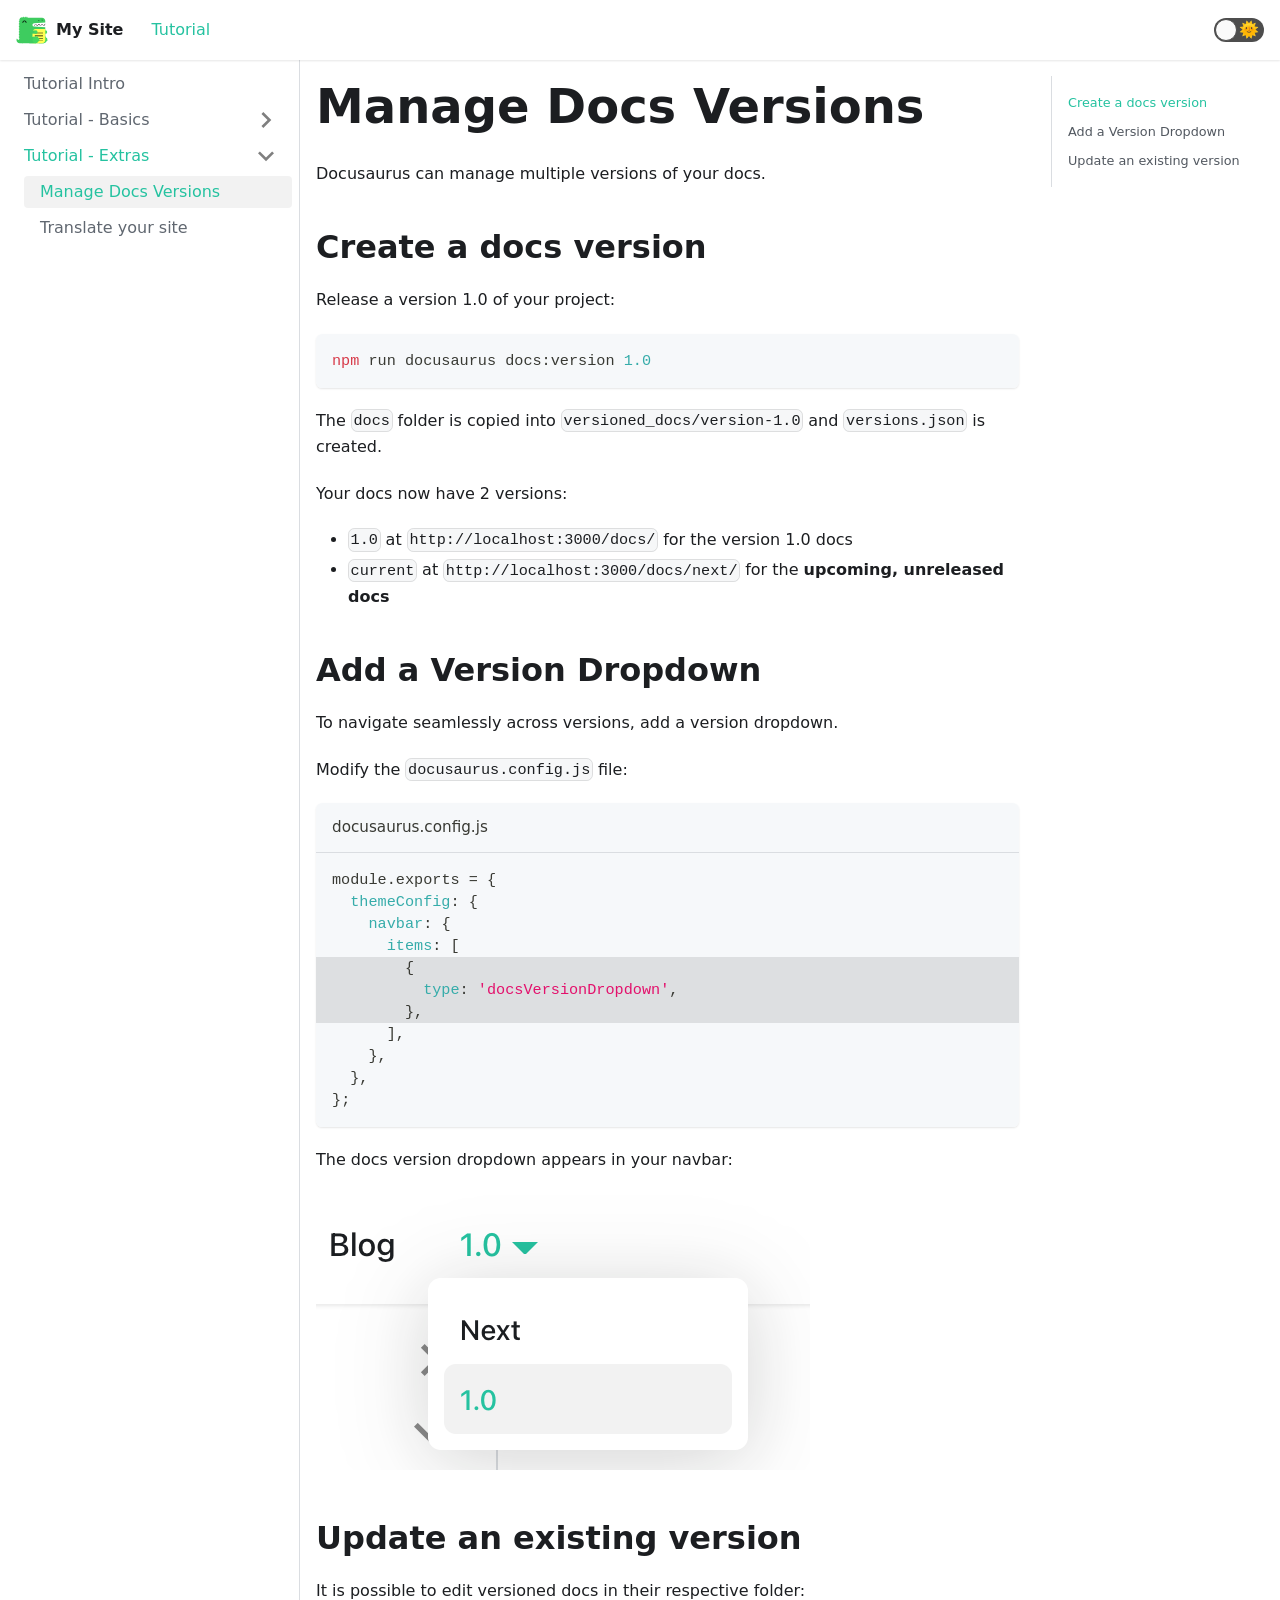
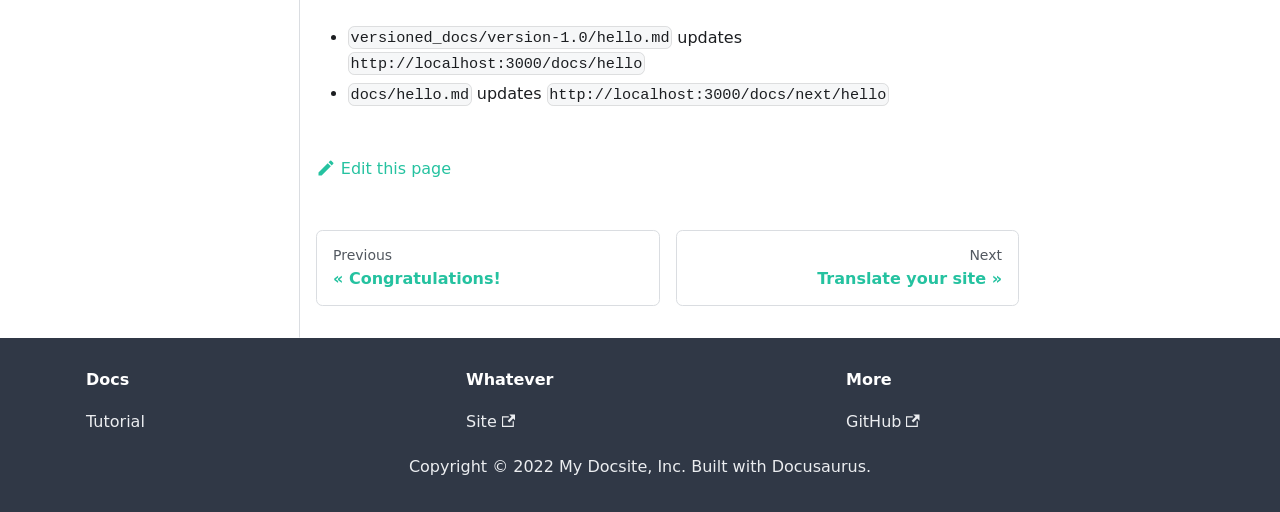
<file: tutorial-extras/manage-docs-versions/index.html>
<!doctype html>
<html class="docs-version-current" lang="en" dir="ltr">
<head>
<meta charset="UTF-8">
<meta name="viewport" content="width=device-width,initial-scale=1">
<meta name="generator" content="Docusaurus v2.0.0-beta.6">
<title data-react-helmet="true">Manage Docs Versions | My Site</title><meta data-react-helmet="true" name="twitter:card" content="summary_large_image"><meta data-react-helmet="true" property="og:url" content="https://munderseth.github.io/tutorial-extras/manage-docs-versions"><meta data-react-helmet="true" name="docusaurus_locale" content="en"><meta data-react-helmet="true" name="docusaurus_version" content="current"><meta data-react-helmet="true" name="docusaurus_tag" content="docs-default-current"><meta data-react-helmet="true" property="og:title" content="Manage Docs Versions | My Site"><meta data-react-helmet="true" name="description" content="Docusaurus can manage multiple versions of your docs."><meta data-react-helmet="true" property="og:description" content="Docusaurus can manage multiple versions of your docs."><link data-react-helmet="true" rel="shortcut icon" href="/img/favicon.ico"><link data-react-helmet="true" rel="canonical" href="https://munderseth.github.io/tutorial-extras/manage-docs-versions"><link data-react-helmet="true" rel="alternate" href="https://munderseth.github.io/tutorial-extras/manage-docs-versions" hreflang="en"><link data-react-helmet="true" rel="alternate" href="https://munderseth.github.io/tutorial-extras/manage-docs-versions" hreflang="x-default"><link rel="stylesheet" href="/assets/css/styles.9cee7f8b.css">
<link rel="preload" href="/assets/js/runtime~main.8dc8608d.js" as="script">
<link rel="preload" href="/assets/js/main.dfd9ba81.js" as="script">
</head>
<body>
<script>!function(){function t(t){document.documentElement.setAttribute("data-theme",t)}var e=function(){var t=null;try{t=localStorage.getItem("theme")}catch(t){}return t}();t(null!==e?e:"light")}()</script><div id="__docusaurus">
<div><a href="#" class="skipToContent_OuoZ">Skip to main content</a></div><nav class="navbar navbar--fixed-top"><div class="navbar__inner"><div class="navbar__items"><button aria-label="Navigation bar toggle" class="navbar__toggle clean-btn" type="button" tabindex="0"><svg width="30" height="30" viewBox="0 0 30 30" aria-hidden="true"><path stroke="currentColor" stroke-linecap="round" stroke-miterlimit="10" stroke-width="2" d="M4 7h22M4 15h22M4 23h22"></path></svg></button><a class="navbar__brand" href="/"><img src="/img/logo.svg" alt="My Site Logo" class="themedImage_TMUO themedImage--light_4Vu1 navbar__logo"><img src="/img/logo.svg" alt="My Site Logo" class="themedImage_TMUO themedImage--dark_uzRr navbar__logo"><b class="navbar__title">My Site</b></a><a class="navbar__item navbar__link navbar__link--active" href="/">Tutorial</a></div><div class="navbar__items navbar__items--right"><div class="react-toggle toggle_2i4l react-toggle--disabled"><div class="react-toggle-track" role="button" tabindex="-1"><div class="react-toggle-track-check"><span class="toggle_iYfV">🌜</span></div><div class="react-toggle-track-x"><span class="toggle_iYfV">🌞</span></div><div class="react-toggle-thumb"></div></div><input type="checkbox" class="react-toggle-screenreader-only" aria-label="Switch between dark and light mode"></div></div></div><div role="presentation" class="navbar-sidebar__backdrop"></div></nav><div class="main-wrapper docs-wrapper docs-doc-page"><div class="docPage_lDyR"><button class="clean-btn backToTopButton_i9tI" type="button"><svg viewBox="0 0 24 24" width="28"><path d="M7.41 15.41L12 10.83l4.59 4.58L18 14l-6-6-6 6z" fill="currentColor"></path></svg></button><aside class="docSidebarContainer_0YBq"><div class="sidebar_a3j0"><nav class="menu thin-scrollbar menu_cyFh menuWithAnnouncementBar_+O1J"><ul class="theme-doc-sidebar-menu menu__list"><li class="theme-doc-sidebar-item-link menu__list-item"><a class="menu__link" href="/">Tutorial Intro</a></li><li class="theme-doc-sidebar-item-category menu__list-item menu__list-item--collapsed"><a class="menu__link menu__link--sublist" href="#">Tutorial - Basics</a></li><li class="theme-doc-sidebar-item-category menu__list-item"><a class="menu__link menu__link--sublist menu__link--active" href="#">Tutorial - Extras</a><ul style="display:block;overflow:visible;height:auto" class="menu__list"><li class="theme-doc-sidebar-item-link menu__list-item"><a class="menu__link menu__link--active" aria-current="page" tabindex="0" href="/tutorial-extras/manage-docs-versions">Manage Docs Versions</a></li><li class="theme-doc-sidebar-item-link menu__list-item"><a class="menu__link" tabindex="0" href="/tutorial-extras/translate-your-site">Translate your site</a></li></ul></li></ul></nav></div></aside><main class="docMainContainer_r8cw"><div class="container padding-top--md padding-bottom--lg"><div class="row"><div class="col docItemCol_zHA2"><div class="docItemContainer_oiyr"><article><div class="tocCollapsible_aw-L theme-doc-toc-mobile tocMobile_Tx6Y"><button type="button" class="clean-btn tocCollapsibleButton_zr6a">On this page</button></div><div class="theme-doc-markdown markdown"><header><h1>Manage Docs Versions</h1></header><p>Docusaurus can manage multiple versions of your docs.</p><h2><a aria-hidden="true" tabindex="-1" class="anchor anchor__h2 anchorWithStickyNavbar_y2LR" id="create-a-docs-version"></a>Create a docs version<a class="hash-link" href="#create-a-docs-version" title="Direct link to heading">#</a></h2><p>Release a version 1.0 of your project:</p><div class="codeBlockContainer_J+bg"><div class="codeBlockContent_csEI bash"><pre tabindex="0" class="prism-code language-bash codeBlock_rtdJ thin-scrollbar" style="color:#393A34;background-color:#f6f8fa"><code class="codeBlockLines_1zSZ"><span class="token-line" style="color:#393A34"><span class="token function" style="color:#d73a49">npm</span><span class="token plain"> run docusaurus docs:version </span><span class="token number" style="color:#36acaa">1.0</span></span></code></pre><button type="button" aria-label="Copy code to clipboard" class="copyButton_M3SB clean-btn">Copy</button></div></div><p>The <code>docs</code> folder is copied into <code>versioned_docs/version-1.0</code> and <code>versions.json</code> is created.</p><p>Your docs now have 2 versions:</p><ul><li><code>1.0</code> at <code>http://localhost:3000/docs/</code> for the version 1.0 docs</li><li><code>current</code> at <code>http://localhost:3000/docs/next/</code> for the <strong>upcoming, unreleased docs</strong></li></ul><h2><a aria-hidden="true" tabindex="-1" class="anchor anchor__h2 anchorWithStickyNavbar_y2LR" id="add-a-version-dropdown"></a>Add a Version Dropdown<a class="hash-link" href="#add-a-version-dropdown" title="Direct link to heading">#</a></h2><p>To navigate seamlessly across versions, add a version dropdown.</p><p>Modify the <code>docusaurus.config.js</code> file:</p><div class="codeBlockContainer_J+bg"><div style="color:#393A34;background-color:#f6f8fa" class="codeBlockTitle_oQzk">docusaurus.config.js</div><div class="codeBlockContent_csEI js"><pre tabindex="0" class="prism-code language-js codeBlock_rtdJ thin-scrollbar" style="color:#393A34;background-color:#f6f8fa"><code class="codeBlockLines_1zSZ"><span class="token-line" style="color:#393A34"><span class="token plain">module</span><span class="token punctuation" style="color:#393A34">.</span><span class="token property-access">exports</span><span class="token plain"> </span><span class="token operator" style="color:#393A34">=</span><span class="token plain"> </span><span class="token punctuation" style="color:#393A34">{</span><span class="token plain"></span></span><span class="token-line" style="color:#393A34"><span class="token plain">  </span><span class="token literal-property property" style="color:#36acaa">themeConfig</span><span class="token operator" style="color:#393A34">:</span><span class="token plain"> </span><span class="token punctuation" style="color:#393A34">{</span><span class="token plain"></span></span><span class="token-line" style="color:#393A34"><span class="token plain">    </span><span class="token literal-property property" style="color:#36acaa">navbar</span><span class="token operator" style="color:#393A34">:</span><span class="token plain"> </span><span class="token punctuation" style="color:#393A34">{</span><span class="token plain"></span></span><span class="token-line" style="color:#393A34"><span class="token plain">      </span><span class="token literal-property property" style="color:#36acaa">items</span><span class="token operator" style="color:#393A34">:</span><span class="token plain"> </span><span class="token punctuation" style="color:#393A34">[</span><span class="token plain"></span></span><span class="token-line docusaurus-highlight-code-line" style="color:#393A34"><span class="token plain">        </span><span class="token punctuation" style="color:#393A34">{</span><span class="token plain"></span></span><span class="token-line docusaurus-highlight-code-line" style="color:#393A34"><span class="token plain">          </span><span class="token literal-property property" style="color:#36acaa">type</span><span class="token operator" style="color:#393A34">:</span><span class="token plain"> </span><span class="token string" style="color:#e3116c">&#x27;docsVersionDropdown&#x27;</span><span class="token punctuation" style="color:#393A34">,</span><span class="token plain"></span></span><span class="token-line docusaurus-highlight-code-line" style="color:#393A34"><span class="token plain">        </span><span class="token punctuation" style="color:#393A34">}</span><span class="token punctuation" style="color:#393A34">,</span><span class="token plain"></span></span><span class="token-line" style="color:#393A34"><span class="token plain">      </span><span class="token punctuation" style="color:#393A34">]</span><span class="token punctuation" style="color:#393A34">,</span><span class="token plain"></span></span><span class="token-line" style="color:#393A34"><span class="token plain">    </span><span class="token punctuation" style="color:#393A34">}</span><span class="token punctuation" style="color:#393A34">,</span><span class="token plain"></span></span><span class="token-line" style="color:#393A34"><span class="token plain">  </span><span class="token punctuation" style="color:#393A34">}</span><span class="token punctuation" style="color:#393A34">,</span><span class="token plain"></span></span><span class="token-line" style="color:#393A34"><span class="token plain"></span><span class="token punctuation" style="color:#393A34">}</span><span class="token punctuation" style="color:#393A34">;</span></span></code></pre><button type="button" aria-label="Copy code to clipboard" class="copyButton_M3SB clean-btn">Copy</button></div></div><p>The docs version dropdown appears in your navbar:</p><p><img alt="Docs Version Dropdown" src="/assets/images/docsVersionDropdown-dda80f009a926fb2dd92bab8faa6c4d8.png"></p><h2><a aria-hidden="true" tabindex="-1" class="anchor anchor__h2 anchorWithStickyNavbar_y2LR" id="update-an-existing-version"></a>Update an existing version<a class="hash-link" href="#update-an-existing-version" title="Direct link to heading">#</a></h2><p>It is possible to edit versioned docs in their respective folder:</p><ul><li><code>versioned_docs/version-1.0/hello.md</code> updates <code>http://localhost:3000/docs/hello</code></li><li><code>docs/hello.md</code> updates <code>http://localhost:3000/docs/next/hello</code></li></ul></div><footer class="theme-doc-footer docusaurus-mt-lg"><div class="theme-doc-footer-edit-meta-row row"><div class="col"><a href="https://github.com/munderseth.github.io/main/docs/tutorial-extras/manage-docs-versions.md" target="_blank" rel="noreferrer noopener" class="theme-edit-this-page"><svg fill="currentColor" height="20" width="20" viewBox="0 0 40 40" class="iconEdit_mS5F" aria-hidden="true"><g><path d="m34.5 11.7l-3 3.1-6.3-6.3 3.1-3q0.5-0.5 1.2-0.5t1.1 0.5l3.9 3.9q0.5 0.4 0.5 1.1t-0.5 1.2z m-29.5 17.1l18.4-18.5 6.3 6.3-18.4 18.4h-6.3v-6.2z"></path></g></svg>Edit this page</a></div><div class="col lastUpdated_mt2f"></div></div></footer></article><nav class="pagination-nav docusaurus-mt-lg" aria-label="Docs pages navigation"><div class="pagination-nav__item"><a class="pagination-nav__link" href="/tutorial-basics/congratulations"><div class="pagination-nav__sublabel">Previous</div><div class="pagination-nav__label">« Congratulations!</div></a></div><div class="pagination-nav__item pagination-nav__item--next"><a class="pagination-nav__link" href="/tutorial-extras/translate-your-site"><div class="pagination-nav__sublabel">Next</div><div class="pagination-nav__label">Translate your site »</div></a></div></nav></div></div><div class="col col--3"><div class="tableOfContents_vrFS thin-scrollbar"><ul class="table-of-contents table-of-contents__left-border"><li><a href="#create-a-docs-version" class="table-of-contents__link">Create a docs version</a></li><li><a href="#add-a-version-dropdown" class="table-of-contents__link">Add a Version Dropdown</a></li><li><a href="#update-an-existing-version" class="table-of-contents__link">Update an existing version</a></li></ul></div></div></div></div></main></div></div><footer class="footer footer--dark"><div class="container"><div class="row footer__links"><div class="col footer__col"><div class="footer__title">Docs</div><ul class="footer__items"><li class="footer__item"><a class="footer__link-item" href="/">Tutorial</a></li></ul></div><div class="col footer__col"><div class="footer__title">Whatever</div><ul class="footer__items"><li class="footer__item"><a href="https://munderseth.github.io/" target="_blank" rel="noopener noreferrer" class="footer__link-item"><span>Site<svg width="13.5" height="13.5" aria-hidden="true" viewBox="0 0 24 24" class="iconExternalLink_wgqa"><path fill="currentColor" d="M21 13v10h-21v-19h12v2h-10v15h17v-8h2zm3-12h-10.988l4.035 4-6.977 7.07 2.828 2.828 6.977-7.07 4.125 4.172v-11z"></path></svg></span></a></li></ul></div><div class="col footer__col"><div class="footer__title">More</div><ul class="footer__items"><li class="footer__item"><a href="https://github.com/munderseth/munderseth.github.io" target="_blank" rel="noopener noreferrer" class="footer__link-item"><span>GitHub<svg width="13.5" height="13.5" aria-hidden="true" viewBox="0 0 24 24" class="iconExternalLink_wgqa"><path fill="currentColor" d="M21 13v10h-21v-19h12v2h-10v15h17v-8h2zm3-12h-10.988l4.035 4-6.977 7.07 2.828 2.828 6.977-7.07 4.125 4.172v-11z"></path></svg></span></a></li></ul></div></div><div class="footer__bottom text--center"><div class="footer__copyright">Copyright © 2022 My Docsite, Inc. Built with Docusaurus.</div></div></div></footer></div>
<script src="/assets/js/runtime~main.8dc8608d.js"></script>
<script src="/assets/js/main.dfd9ba81.js"></script>
</body>
</html>
</file>
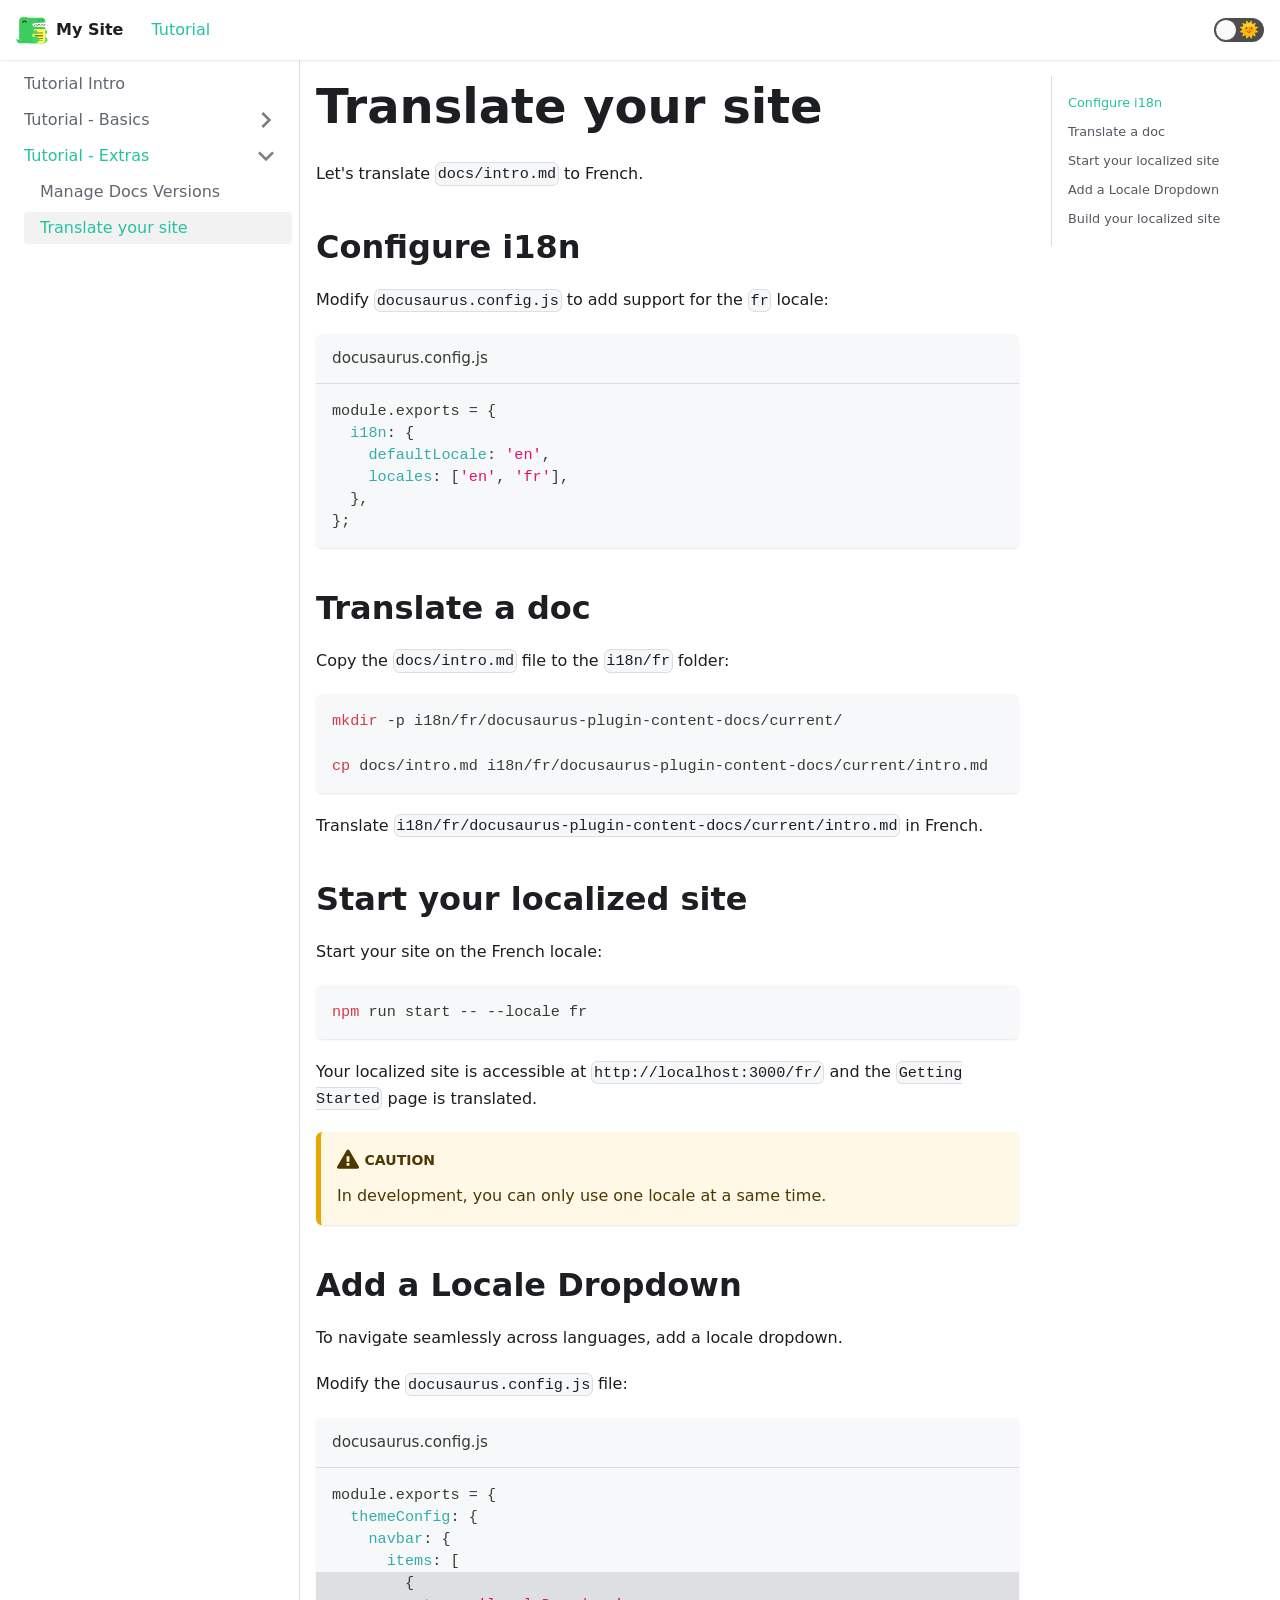
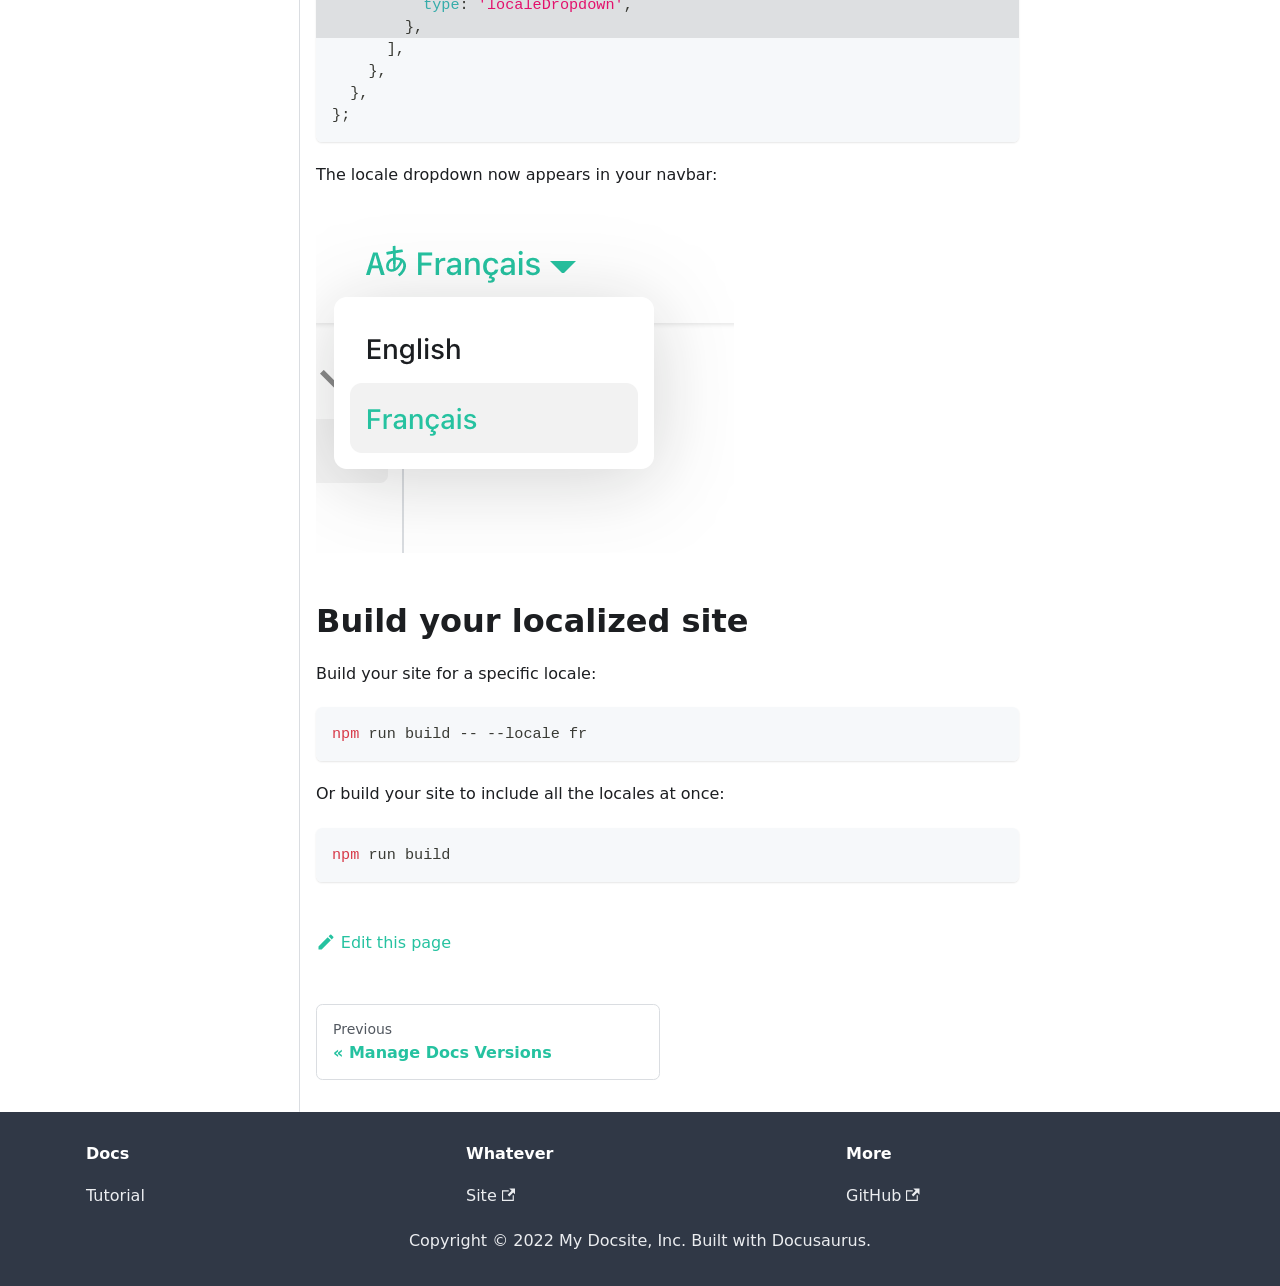
<file: tutorial-extras/translate-your-site/index.html>
<!doctype html>
<html class="docs-version-current" lang="en" dir="ltr">
<head>
<meta charset="UTF-8">
<meta name="viewport" content="width=device-width,initial-scale=1">
<meta name="generator" content="Docusaurus v2.0.0-beta.6">
<title data-react-helmet="true">Translate your site | My Site</title><meta data-react-helmet="true" name="twitter:card" content="summary_large_image"><meta data-react-helmet="true" property="og:url" content="https://munderseth.github.io/tutorial-extras/translate-your-site"><meta data-react-helmet="true" name="docusaurus_locale" content="en"><meta data-react-helmet="true" name="docusaurus_version" content="current"><meta data-react-helmet="true" name="docusaurus_tag" content="docs-default-current"><meta data-react-helmet="true" property="og:title" content="Translate your site | My Site"><meta data-react-helmet="true" name="description" content="Let&#x27;s translate docs/intro.md to French."><meta data-react-helmet="true" property="og:description" content="Let&#x27;s translate docs/intro.md to French."><link data-react-helmet="true" rel="shortcut icon" href="/img/favicon.ico"><link data-react-helmet="true" rel="canonical" href="https://munderseth.github.io/tutorial-extras/translate-your-site"><link data-react-helmet="true" rel="alternate" href="https://munderseth.github.io/tutorial-extras/translate-your-site" hreflang="en"><link data-react-helmet="true" rel="alternate" href="https://munderseth.github.io/tutorial-extras/translate-your-site" hreflang="x-default"><link rel="stylesheet" href="/assets/css/styles.9cee7f8b.css">
<link rel="preload" href="/assets/js/runtime~main.8dc8608d.js" as="script">
<link rel="preload" href="/assets/js/main.dfd9ba81.js" as="script">
</head>
<body>
<script>!function(){function t(t){document.documentElement.setAttribute("data-theme",t)}var e=function(){var t=null;try{t=localStorage.getItem("theme")}catch(t){}return t}();t(null!==e?e:"light")}()</script><div id="__docusaurus">
<div><a href="#" class="skipToContent_OuoZ">Skip to main content</a></div><nav class="navbar navbar--fixed-top"><div class="navbar__inner"><div class="navbar__items"><button aria-label="Navigation bar toggle" class="navbar__toggle clean-btn" type="button" tabindex="0"><svg width="30" height="30" viewBox="0 0 30 30" aria-hidden="true"><path stroke="currentColor" stroke-linecap="round" stroke-miterlimit="10" stroke-width="2" d="M4 7h22M4 15h22M4 23h22"></path></svg></button><a class="navbar__brand" href="/"><img src="/img/logo.svg" alt="My Site Logo" class="themedImage_TMUO themedImage--light_4Vu1 navbar__logo"><img src="/img/logo.svg" alt="My Site Logo" class="themedImage_TMUO themedImage--dark_uzRr navbar__logo"><b class="navbar__title">My Site</b></a><a class="navbar__item navbar__link navbar__link--active" href="/">Tutorial</a></div><div class="navbar__items navbar__items--right"><div class="react-toggle toggle_2i4l react-toggle--disabled"><div class="react-toggle-track" role="button" tabindex="-1"><div class="react-toggle-track-check"><span class="toggle_iYfV">🌜</span></div><div class="react-toggle-track-x"><span class="toggle_iYfV">🌞</span></div><div class="react-toggle-thumb"></div></div><input type="checkbox" class="react-toggle-screenreader-only" aria-label="Switch between dark and light mode"></div></div></div><div role="presentation" class="navbar-sidebar__backdrop"></div></nav><div class="main-wrapper docs-wrapper docs-doc-page"><div class="docPage_lDyR"><button class="clean-btn backToTopButton_i9tI" type="button"><svg viewBox="0 0 24 24" width="28"><path d="M7.41 15.41L12 10.83l4.59 4.58L18 14l-6-6-6 6z" fill="currentColor"></path></svg></button><aside class="docSidebarContainer_0YBq"><div class="sidebar_a3j0"><nav class="menu thin-scrollbar menu_cyFh menuWithAnnouncementBar_+O1J"><ul class="theme-doc-sidebar-menu menu__list"><li class="theme-doc-sidebar-item-link menu__list-item"><a class="menu__link" href="/">Tutorial Intro</a></li><li class="theme-doc-sidebar-item-category menu__list-item menu__list-item--collapsed"><a class="menu__link menu__link--sublist" href="#">Tutorial - Basics</a></li><li class="theme-doc-sidebar-item-category menu__list-item"><a class="menu__link menu__link--sublist menu__link--active" href="#">Tutorial - Extras</a><ul style="display:block;overflow:visible;height:auto" class="menu__list"><li class="theme-doc-sidebar-item-link menu__list-item"><a class="menu__link" tabindex="0" href="/tutorial-extras/manage-docs-versions">Manage Docs Versions</a></li><li class="theme-doc-sidebar-item-link menu__list-item"><a class="menu__link menu__link--active" aria-current="page" tabindex="0" href="/tutorial-extras/translate-your-site">Translate your site</a></li></ul></li></ul></nav></div></aside><main class="docMainContainer_r8cw"><div class="container padding-top--md padding-bottom--lg"><div class="row"><div class="col docItemCol_zHA2"><div class="docItemContainer_oiyr"><article><div class="tocCollapsible_aw-L theme-doc-toc-mobile tocMobile_Tx6Y"><button type="button" class="clean-btn tocCollapsibleButton_zr6a">On this page</button></div><div class="theme-doc-markdown markdown"><header><h1>Translate your site</h1></header><p>Let&#x27;s translate <code>docs/intro.md</code> to French.</p><h2><a aria-hidden="true" tabindex="-1" class="anchor anchor__h2 anchorWithStickyNavbar_y2LR" id="configure-i18n"></a>Configure i18n<a class="hash-link" href="#configure-i18n" title="Direct link to heading">#</a></h2><p>Modify <code>docusaurus.config.js</code> to add support for the <code>fr</code> locale:</p><div class="codeBlockContainer_J+bg"><div style="color:#393A34;background-color:#f6f8fa" class="codeBlockTitle_oQzk">docusaurus.config.js</div><div class="codeBlockContent_csEI js"><pre tabindex="0" class="prism-code language-js codeBlock_rtdJ thin-scrollbar" style="color:#393A34;background-color:#f6f8fa"><code class="codeBlockLines_1zSZ"><span class="token-line" style="color:#393A34"><span class="token plain">module</span><span class="token punctuation" style="color:#393A34">.</span><span class="token property-access">exports</span><span class="token plain"> </span><span class="token operator" style="color:#393A34">=</span><span class="token plain"> </span><span class="token punctuation" style="color:#393A34">{</span><span class="token plain"></span></span><span class="token-line" style="color:#393A34"><span class="token plain">  </span><span class="token literal-property property" style="color:#36acaa">i18n</span><span class="token operator" style="color:#393A34">:</span><span class="token plain"> </span><span class="token punctuation" style="color:#393A34">{</span><span class="token plain"></span></span><span class="token-line" style="color:#393A34"><span class="token plain">    </span><span class="token literal-property property" style="color:#36acaa">defaultLocale</span><span class="token operator" style="color:#393A34">:</span><span class="token plain"> </span><span class="token string" style="color:#e3116c">&#x27;en&#x27;</span><span class="token punctuation" style="color:#393A34">,</span><span class="token plain"></span></span><span class="token-line" style="color:#393A34"><span class="token plain">    </span><span class="token literal-property property" style="color:#36acaa">locales</span><span class="token operator" style="color:#393A34">:</span><span class="token plain"> </span><span class="token punctuation" style="color:#393A34">[</span><span class="token string" style="color:#e3116c">&#x27;en&#x27;</span><span class="token punctuation" style="color:#393A34">,</span><span class="token plain"> </span><span class="token string" style="color:#e3116c">&#x27;fr&#x27;</span><span class="token punctuation" style="color:#393A34">]</span><span class="token punctuation" style="color:#393A34">,</span><span class="token plain"></span></span><span class="token-line" style="color:#393A34"><span class="token plain">  </span><span class="token punctuation" style="color:#393A34">}</span><span class="token punctuation" style="color:#393A34">,</span><span class="token plain"></span></span><span class="token-line" style="color:#393A34"><span class="token plain"></span><span class="token punctuation" style="color:#393A34">}</span><span class="token punctuation" style="color:#393A34">;</span></span></code></pre><button type="button" aria-label="Copy code to clipboard" class="copyButton_M3SB clean-btn">Copy</button></div></div><h2><a aria-hidden="true" tabindex="-1" class="anchor anchor__h2 anchorWithStickyNavbar_y2LR" id="translate-a-doc"></a>Translate a doc<a class="hash-link" href="#translate-a-doc" title="Direct link to heading">#</a></h2><p>Copy the <code>docs/intro.md</code> file to the <code>i18n/fr</code> folder:</p><div class="codeBlockContainer_J+bg"><div class="codeBlockContent_csEI bash"><pre tabindex="0" class="prism-code language-bash codeBlock_rtdJ thin-scrollbar" style="color:#393A34;background-color:#f6f8fa"><code class="codeBlockLines_1zSZ"><span class="token-line" style="color:#393A34"><span class="token function" style="color:#d73a49">mkdir</span><span class="token plain"> -p i18n/fr/docusaurus-plugin-content-docs/current/</span></span><span class="token-line" style="color:#393A34"><span class="token plain" style="display:inline-block">
</span></span><span class="token-line" style="color:#393A34"><span class="token plain"></span><span class="token function" style="color:#d73a49">cp</span><span class="token plain"> docs/intro.md i18n/fr/docusaurus-plugin-content-docs/current/intro.md</span></span></code></pre><button type="button" aria-label="Copy code to clipboard" class="copyButton_M3SB clean-btn">Copy</button></div></div><p>Translate <code>i18n/fr/docusaurus-plugin-content-docs/current/intro.md</code> in French.</p><h2><a aria-hidden="true" tabindex="-1" class="anchor anchor__h2 anchorWithStickyNavbar_y2LR" id="start-your-localized-site"></a>Start your localized site<a class="hash-link" href="#start-your-localized-site" title="Direct link to heading">#</a></h2><p>Start your site on the French locale:</p><div class="codeBlockContainer_J+bg"><div class="codeBlockContent_csEI bash"><pre tabindex="0" class="prism-code language-bash codeBlock_rtdJ thin-scrollbar" style="color:#393A34;background-color:#f6f8fa"><code class="codeBlockLines_1zSZ"><span class="token-line" style="color:#393A34"><span class="token function" style="color:#d73a49">npm</span><span class="token plain"> run start -- --locale fr</span></span></code></pre><button type="button" aria-label="Copy code to clipboard" class="copyButton_M3SB clean-btn">Copy</button></div></div><p>Your localized site is accessible at <code>http://localhost:3000/fr/</code> and the <code>Getting Started</code> page is translated.</p><div class="admonition admonition-caution alert alert--warning"><div class="admonition-heading"><h5><span class="admonition-icon"><svg xmlns="http://www.w3.org/2000/svg" width="16" height="16" viewBox="0 0 16 16"><path fill-rule="evenodd" d="M8.893 1.5c-.183-.31-.52-.5-.887-.5s-.703.19-.886.5L.138 13.499a.98.98 0 0 0 0 1.001c.193.31.53.501.886.501h13.964c.367 0 .704-.19.877-.5a1.03 1.03 0 0 0 .01-1.002L8.893 1.5zm.133 11.497H6.987v-2.003h2.039v2.003zm0-3.004H6.987V5.987h2.039v4.006z"></path></svg></span>caution</h5></div><div class="admonition-content"><p>In development, you can only use one locale at a same time.</p></div></div><h2><a aria-hidden="true" tabindex="-1" class="anchor anchor__h2 anchorWithStickyNavbar_y2LR" id="add-a-locale-dropdown"></a>Add a Locale Dropdown<a class="hash-link" href="#add-a-locale-dropdown" title="Direct link to heading">#</a></h2><p>To navigate seamlessly across languages, add a locale dropdown.</p><p>Modify the <code>docusaurus.config.js</code> file:</p><div class="codeBlockContainer_J+bg"><div style="color:#393A34;background-color:#f6f8fa" class="codeBlockTitle_oQzk">docusaurus.config.js</div><div class="codeBlockContent_csEI js"><pre tabindex="0" class="prism-code language-js codeBlock_rtdJ thin-scrollbar" style="color:#393A34;background-color:#f6f8fa"><code class="codeBlockLines_1zSZ"><span class="token-line" style="color:#393A34"><span class="token plain">module</span><span class="token punctuation" style="color:#393A34">.</span><span class="token property-access">exports</span><span class="token plain"> </span><span class="token operator" style="color:#393A34">=</span><span class="token plain"> </span><span class="token punctuation" style="color:#393A34">{</span><span class="token plain"></span></span><span class="token-line" style="color:#393A34"><span class="token plain">  </span><span class="token literal-property property" style="color:#36acaa">themeConfig</span><span class="token operator" style="color:#393A34">:</span><span class="token plain"> </span><span class="token punctuation" style="color:#393A34">{</span><span class="token plain"></span></span><span class="token-line" style="color:#393A34"><span class="token plain">    </span><span class="token literal-property property" style="color:#36acaa">navbar</span><span class="token operator" style="color:#393A34">:</span><span class="token plain"> </span><span class="token punctuation" style="color:#393A34">{</span><span class="token plain"></span></span><span class="token-line" style="color:#393A34"><span class="token plain">      </span><span class="token literal-property property" style="color:#36acaa">items</span><span class="token operator" style="color:#393A34">:</span><span class="token plain"> </span><span class="token punctuation" style="color:#393A34">[</span><span class="token plain"></span></span><span class="token-line docusaurus-highlight-code-line" style="color:#393A34"><span class="token plain">        </span><span class="token punctuation" style="color:#393A34">{</span><span class="token plain"></span></span><span class="token-line docusaurus-highlight-code-line" style="color:#393A34"><span class="token plain">          </span><span class="token literal-property property" style="color:#36acaa">type</span><span class="token operator" style="color:#393A34">:</span><span class="token plain"> </span><span class="token string" style="color:#e3116c">&#x27;localeDropdown&#x27;</span><span class="token punctuation" style="color:#393A34">,</span><span class="token plain"></span></span><span class="token-line docusaurus-highlight-code-line" style="color:#393A34"><span class="token plain">        </span><span class="token punctuation" style="color:#393A34">}</span><span class="token punctuation" style="color:#393A34">,</span><span class="token plain"></span></span><span class="token-line" style="color:#393A34"><span class="token plain">      </span><span class="token punctuation" style="color:#393A34">]</span><span class="token punctuation" style="color:#393A34">,</span><span class="token plain"></span></span><span class="token-line" style="color:#393A34"><span class="token plain">    </span><span class="token punctuation" style="color:#393A34">}</span><span class="token punctuation" style="color:#393A34">,</span><span class="token plain"></span></span><span class="token-line" style="color:#393A34"><span class="token plain">  </span><span class="token punctuation" style="color:#393A34">}</span><span class="token punctuation" style="color:#393A34">,</span><span class="token plain"></span></span><span class="token-line" style="color:#393A34"><span class="token plain"></span><span class="token punctuation" style="color:#393A34">}</span><span class="token punctuation" style="color:#393A34">;</span></span></code></pre><button type="button" aria-label="Copy code to clipboard" class="copyButton_M3SB clean-btn">Copy</button></div></div><p>The locale dropdown now appears in your navbar:</p><p><img alt="Locale Dropdown" src="/assets/images/localeDropdown-0052c3f08ccaf802ac733b23e655f498.png"></p><h2><a aria-hidden="true" tabindex="-1" class="anchor anchor__h2 anchorWithStickyNavbar_y2LR" id="build-your-localized-site"></a>Build your localized site<a class="hash-link" href="#build-your-localized-site" title="Direct link to heading">#</a></h2><p>Build your site for a specific locale:</p><div class="codeBlockContainer_J+bg"><div class="codeBlockContent_csEI bash"><pre tabindex="0" class="prism-code language-bash codeBlock_rtdJ thin-scrollbar" style="color:#393A34;background-color:#f6f8fa"><code class="codeBlockLines_1zSZ"><span class="token-line" style="color:#393A34"><span class="token function" style="color:#d73a49">npm</span><span class="token plain"> run build -- --locale fr</span></span></code></pre><button type="button" aria-label="Copy code to clipboard" class="copyButton_M3SB clean-btn">Copy</button></div></div><p>Or build your site to include all the locales at once:</p><div class="codeBlockContainer_J+bg"><div class="codeBlockContent_csEI bash"><pre tabindex="0" class="prism-code language-bash codeBlock_rtdJ thin-scrollbar" style="color:#393A34;background-color:#f6f8fa"><code class="codeBlockLines_1zSZ"><span class="token-line" style="color:#393A34"><span class="token function" style="color:#d73a49">npm</span><span class="token plain"> run build</span></span></code></pre><button type="button" aria-label="Copy code to clipboard" class="copyButton_M3SB clean-btn">Copy</button></div></div></div><footer class="theme-doc-footer docusaurus-mt-lg"><div class="theme-doc-footer-edit-meta-row row"><div class="col"><a href="https://github.com/munderseth.github.io/main/docs/tutorial-extras/translate-your-site.md" target="_blank" rel="noreferrer noopener" class="theme-edit-this-page"><svg fill="currentColor" height="20" width="20" viewBox="0 0 40 40" class="iconEdit_mS5F" aria-hidden="true"><g><path d="m34.5 11.7l-3 3.1-6.3-6.3 3.1-3q0.5-0.5 1.2-0.5t1.1 0.5l3.9 3.9q0.5 0.4 0.5 1.1t-0.5 1.2z m-29.5 17.1l18.4-18.5 6.3 6.3-18.4 18.4h-6.3v-6.2z"></path></g></svg>Edit this page</a></div><div class="col lastUpdated_mt2f"></div></div></footer></article><nav class="pagination-nav docusaurus-mt-lg" aria-label="Docs pages navigation"><div class="pagination-nav__item"><a class="pagination-nav__link" href="/tutorial-extras/manage-docs-versions"><div class="pagination-nav__sublabel">Previous</div><div class="pagination-nav__label">« Manage Docs Versions</div></a></div><div class="pagination-nav__item pagination-nav__item--next"></div></nav></div></div><div class="col col--3"><div class="tableOfContents_vrFS thin-scrollbar"><ul class="table-of-contents table-of-contents__left-border"><li><a href="#configure-i18n" class="table-of-contents__link">Configure i18n</a></li><li><a href="#translate-a-doc" class="table-of-contents__link">Translate a doc</a></li><li><a href="#start-your-localized-site" class="table-of-contents__link">Start your localized site</a></li><li><a href="#add-a-locale-dropdown" class="table-of-contents__link">Add a Locale Dropdown</a></li><li><a href="#build-your-localized-site" class="table-of-contents__link">Build your localized site</a></li></ul></div></div></div></div></main></div></div><footer class="footer footer--dark"><div class="container"><div class="row footer__links"><div class="col footer__col"><div class="footer__title">Docs</div><ul class="footer__items"><li class="footer__item"><a class="footer__link-item" href="/">Tutorial</a></li></ul></div><div class="col footer__col"><div class="footer__title">Whatever</div><ul class="footer__items"><li class="footer__item"><a href="https://munderseth.github.io/" target="_blank" rel="noopener noreferrer" class="footer__link-item"><span>Site<svg width="13.5" height="13.5" aria-hidden="true" viewBox="0 0 24 24" class="iconExternalLink_wgqa"><path fill="currentColor" d="M21 13v10h-21v-19h12v2h-10v15h17v-8h2zm3-12h-10.988l4.035 4-6.977 7.07 2.828 2.828 6.977-7.07 4.125 4.172v-11z"></path></svg></span></a></li></ul></div><div class="col footer__col"><div class="footer__title">More</div><ul class="footer__items"><li class="footer__item"><a href="https://github.com/munderseth/munderseth.github.io" target="_blank" rel="noopener noreferrer" class="footer__link-item"><span>GitHub<svg width="13.5" height="13.5" aria-hidden="true" viewBox="0 0 24 24" class="iconExternalLink_wgqa"><path fill="currentColor" d="M21 13v10h-21v-19h12v2h-10v15h17v-8h2zm3-12h-10.988l4.035 4-6.977 7.07 2.828 2.828 6.977-7.07 4.125 4.172v-11z"></path></svg></span></a></li></ul></div></div><div class="footer__bottom text--center"><div class="footer__copyright">Copyright © 2022 My Docsite, Inc. Built with Docusaurus.</div></div></div></footer></div>
<script src="/assets/js/runtime~main.8dc8608d.js"></script>
<script src="/assets/js/main.dfd9ba81.js"></script>
</body>
</html>
</file>
<file: assets/css/styles.9cee7f8b.css>
.container,.row .col{padding:0 var(--ifm-spacing-horizontal);width:100%}.row .col,img{max-width:100%}.markdown>h2,.markdown>h3,.markdown>h4,.markdown>h5,.markdown>h6{margin-bottom:calc(var(--ifm-heading-vertical-rhythm-bottom)*var(--ifm-leading))}.markdown li,body{word-wrap:break-word}body,ol ol,ol ul,ul ol,ul ul{margin:0}pre,table{overflow:auto}blockquote,pre{margin:0 0 var(--ifm-spacing-vertical)}.breadcrumbs__link,.button{transition-timing-function:var(--ifm-transition-timing-default)}.button,.react-toggle{-webkit-user-select:none;-ms-user-select:none}.button,code{vertical-align:middle}.button--outline.button--active,.button--outline:active,.button--outline:hover,:root{--ifm-button-color:var(--ifm-font-color-base-inverse)}.avatar__photo,.card,.text--truncate{overflow:hidden}.navbar__title,.text--truncate{text-overflow:ellipsis;white-space:nowrap}.button,.dropdown__link,.navbar__title,.text--truncate{white-space:nowrap}.navbar--dark,:root{--ifm-navbar-link-hover-color:var(--ifm-color-primary)}:root,html[data-theme=dark]{--ifm-color-emphasis-500:var(--ifm-color-gray-500)}.admonition-icon svg,.alert__icon svg{fill:var(--ifm-alert-foreground-color)}.react-toggle,html{-webkit-tap-highlight-color:transparent}:root{--ifm-color-scheme:light;--ifm-dark-value:10%;--ifm-darker-value:15%;--ifm-darkest-value:30%;--ifm-light-value:15%;--ifm-lighter-value:30%;--ifm-lightest-value:50%;--ifm-contrast-background-value:90%;--ifm-contrast-foreground-value:70%;--ifm-contrast-background-dark-value:70%;--ifm-contrast-foreground-dark-value:90%;--ifm-color-primary:#3578e5;--ifm-color-secondary:#ebedf0;--ifm-color-success:#00a400;--ifm-color-info:#54c7ec;--ifm-color-warning:#ffba00;--ifm-color-danger:#fa383e;--ifm-color-primary-dark:#306cce;--ifm-color-primary-darker:#2d66c3;--ifm-color-primary-darkest:#2554a0;--ifm-color-primary-light:#538ce9;--ifm-color-primary-lighter:#72a1ed;--ifm-color-primary-lightest:#9abcf2;--ifm-color-primary-contrast-background:#ebf2fc;--ifm-color-primary-contrast-foreground:#102445;--ifm-color-secondary-dark:#d4d5d8;--ifm-color-secondary-darker:#c8c9cc;--ifm-color-secondary-darkest:#a4a6a8;--ifm-color-secondary-light:#eef0f2;--ifm-color-secondary-lighter:#f1f2f5;--ifm-color-secondary-lightest:#f5f6f8;--ifm-color-secondary-contrast-background:#fdfdfe;--ifm-color-secondary-contrast-foreground:#474748;--ifm-color-success-dark:#009400;--ifm-color-success-darker:#008b00;--ifm-color-success-darkest:#007300;--ifm-color-success-light:#26b226;--ifm-color-success-lighter:#4dbf4d;--ifm-color-success-lightest:#80d280;--ifm-color-success-contrast-background:#e6f6e6;--ifm-color-success-contrast-foreground:#003100;--ifm-color-info-dark:#4cb3d4;--ifm-color-info-darker:#47a9c9;--ifm-color-info-darkest:#3b8ba5;--ifm-color-info-light:#6ecfef;--ifm-color-info-lighter:#87d8f2;--ifm-color-info-lightest:#aae3f6;--ifm-color-info-contrast-background:#eef9fd;--ifm-color-info-contrast-foreground:#193c47;--ifm-color-warning-dark:#e6a700;--ifm-color-warning-darker:#d99e00;--ifm-color-warning-darkest:#b38200;--ifm-color-warning-light:#ffc426;--ifm-color-warning-lighter:#ffcf4d;--ifm-color-warning-lightest:#ffdd80;--ifm-color-warning-contrast-background:#fff8e6;--ifm-color-warning-contrast-foreground:#4d3800;--ifm-color-danger-dark:#e13238;--ifm-color-danger-darker:#d53035;--ifm-color-danger-darkest:#af272b;--ifm-color-danger-light:#fb565b;--ifm-color-danger-lighter:#fb7478;--ifm-color-danger-lightest:#fd9c9f;--ifm-color-danger-contrast-background:#ffebec;--ifm-color-danger-contrast-foreground:#4b1113;--ifm-color-white:#fff;--ifm-color-black:#000;--ifm-color-gray-0:var(--ifm-color-white);--ifm-color-gray-100:#f5f6f7;--ifm-color-gray-200:#ebedf0;--ifm-color-gray-300:#dadde1;--ifm-color-gray-400:#ccd0d5;--ifm-color-gray-500:#bec3c9;--ifm-color-gray-600:#8d949e;--ifm-color-gray-700:#606770;--ifm-color-gray-800:#444950;--ifm-color-gray-900:#1c1e21;--ifm-color-gray-1000:var(--ifm-color-black);--ifm-color-emphasis-0:var(--ifm-color-gray-0);--ifm-color-emphasis-100:var(--ifm-color-gray-100);--ifm-color-emphasis-200:var(--ifm-color-gray-200);--ifm-color-emphasis-300:var(--ifm-color-gray-300);--ifm-color-emphasis-400:var(--ifm-color-gray-400);--ifm-color-emphasis-600:var(--ifm-color-gray-600);--ifm-color-emphasis-700:var(--ifm-color-gray-700);--ifm-color-emphasis-800:var(--ifm-color-gray-800);--ifm-color-emphasis-900:var(--ifm-color-gray-900);--ifm-color-emphasis-1000:var(--ifm-color-gray-1000);--ifm-color-content:var(--ifm-color-emphasis-900);--ifm-color-content-inverse:var(--ifm-color-emphasis-0);--ifm-color-content-secondary:#525860;--ifm-background-color:transparent;--ifm-background-surface-color:var(--ifm-color-content-inverse);--ifm-global-border-width:1px;--ifm-global-radius:0.4rem;--ifm-hover-overlay:rgba(0,0,0,.05);--ifm-font-color-base:var(--ifm-color-content);--ifm-font-color-base-inverse:var(--ifm-color-content-inverse);--ifm-font-color-secondary:var(--ifm-color-content-secondary);--ifm-font-family-base:system-ui,-apple-system,Segoe UI,Roboto,Ubuntu,Cantarell,Noto Sans,sans-serif,BlinkMacSystemFont,"Segoe UI",Helvetica,Arial,sans-serif,"Apple Color Emoji","Segoe UI Emoji","Segoe UI Symbol";--ifm-font-family-monospace:SFMono-Regular,Menlo,Monaco,Consolas,"Liberation Mono","Courier New",monospace;--ifm-font-size-base:100%;--ifm-font-weight-light:300;--ifm-font-weight-normal:400;--ifm-font-weight-semibold:500;--ifm-font-weight-bold:700;--ifm-font-weight-base:var(--ifm-font-weight-normal);--ifm-line-height-base:1.65;--ifm-global-spacing:1rem;--ifm-spacing-vertical:var(--ifm-global-spacing);--ifm-spacing-horizontal:var(--ifm-global-spacing);--ifm-transition-fast:200ms;--ifm-transition-slow:400ms;--ifm-transition-timing-default:cubic-bezier(0.08,0.52,0.52,1);--ifm-global-shadow-lw:0 1px 2px 0 rgba(0,0,0,.1);--ifm-global-shadow-md:0 5px 40px rgba(0,0,0,.2);--ifm-global-shadow-tl:0 12px 28px 0 rgba(0,0,0,.2),0 2px 4px 0 rgba(0,0,0,.1);--ifm-z-index-dropdown:2;--ifm-z-index-fixed:3;--ifm-z-index-overlay:4;--ifm-container-width:1140px;--ifm-container-width-xl:1320px;--ifm-code-background:#f6f7f8;--ifm-code-border-radius:var(--ifm-global-radius);--ifm-code-font-size:90%;--ifm-code-padding-horizontal:0.1rem;--ifm-code-padding-vertical:0.1rem;--ifm-pre-background:var(--ifm-color-emphasis-100);--ifm-pre-border-radius:var(--ifm-code-border-radius);--ifm-pre-color:inherit;--ifm-pre-line-height:1.45;--ifm-pre-padding:1rem;--ifm-heading-color:inherit;--ifm-heading-margin-top:0;--ifm-heading-margin-bottom:var(--ifm-spacing-vertical);--ifm-heading-font-family:var(--ifm-font-family-base);--ifm-heading-font-weight:var(--ifm-font-weight-bold);--ifm-heading-line-height:1.25;--ifm-h1-font-size:2rem;--ifm-h2-font-size:1.5rem;--ifm-h3-font-size:1.25rem;--ifm-h4-font-size:1rem;--ifm-h5-font-size:0.875rem;--ifm-h6-font-size:0.85rem;--ifm-image-alignment-padding:1.25rem;--ifm-leading-desktop:1.25;--ifm-leading:calc(var(--ifm-leading-desktop)*1rem);--ifm-list-left-padding:2rem;--ifm-list-margin:1rem;--ifm-list-item-margin:0.25rem;--ifm-list-paragraph-margin:1rem;--ifm-table-cell-padding:0.75rem;--ifm-table-background:transparent;--ifm-table-stripe-background:var(--ifm-color-emphasis-100);--ifm-table-border-width:1px;--ifm-table-border-color:var(--ifm-color-emphasis-300);--ifm-table-head-background:inherit;--ifm-table-head-color:inherit;--ifm-table-head-font-weight:var(--ifm-font-weight-bold);--ifm-table-cell-color:inherit;--ifm-link-color:var(--ifm-color-primary);--ifm-link-decoration:none;--ifm-link-hover-color:var(--ifm-link-color);--ifm-link-hover-decoration:underline;--ifm-paragraph-margin-bottom:var(--ifm-leading);--ifm-blockquote-font-size:var(--ifm-font-size-base);--ifm-blockquote-border-left-width:2px;--ifm-blockquote-padding-horizontal:var(--ifm-spacing-horizontal);--ifm-blockquote-padding-vertical:0;--ifm-blockquote-shadow:none;--ifm-blockquote-color:var(--ifm-color-emphasis-800);--ifm-blockquote-border-color:var(--ifm-color-emphasis-300);--ifm-hr-border-color:var(--ifm-color-emphasis-500);--ifm-hr-border-width:1px;--ifm-hr-margin-vertical:1.5rem;--ifm-scrollbar-size:7px;--ifm-scrollbar-track-background-color:#f1f1f1;--ifm-scrollbar-thumb-background-color:silver;--ifm-scrollbar-thumb-hover-background-color:#a7a7a7;--ifm-alert-background-color:inherit;--ifm-alert-border-color:inherit;--ifm-alert-border-radius:var(--ifm-global-radius);--ifm-alert-border-width:0px;--ifm-alert-border-left-width:5px;--ifm-alert-color:var(--ifm-font-color-base);--ifm-alert-padding-horizontal:var(--ifm-spacing-horizontal);--ifm-alert-padding-vertical:var(--ifm-spacing-vertical);--ifm-alert-shadow:var(--ifm-global-shadow-lw);--ifm-avatar-intro-margin:1rem;--ifm-avatar-intro-alignment:inherit;--ifm-avatar-photo-size-sm:2rem;--ifm-avatar-photo-size-md:3rem;--ifm-avatar-photo-size-lg:4rem;--ifm-avatar-photo-size-xl:6rem;--ifm-badge-background-color:inherit;--ifm-badge-border-color:inherit;--ifm-badge-border-radius:var(--ifm-global-radius);--ifm-badge-border-width:var(--ifm-global-border-width);--ifm-badge-color:var(--ifm-color-white);--ifm-badge-padding-horizontal:calc(var(--ifm-spacing-horizontal)*0.5);--ifm-badge-padding-vertical:calc(var(--ifm-spacing-vertical)*0.25);--ifm-breadcrumb-border-radius:1.5rem;--ifm-breadcrumb-spacing:0.0625rem;--ifm-breadcrumb-color-active:var(--ifm-color-primary);--ifm-breadcrumb-item-background-active:var(--ifm-hover-overlay);--ifm-breadcrumb-padding-horizontal:1rem;--ifm-breadcrumb-padding-vertical:0.5rem;--ifm-breadcrumb-size-multiplier:1;--ifm-breadcrumb-separator:url('data:image/svg+xml;utf8,<svg xmlns="http://www.w3.org/2000/svg" x="0px" y="0px" viewBox="0 0 256 256"><g><g><polygon points="79.093,0 48.907,30.187 146.72,128 48.907,225.813 79.093,256 207.093,128"/></g></g><g></g><g></g><g></g><g></g><g></g><g></g><g></g><g></g><g></g><g></g><g></g><g></g><g></g><g></g><g></g></svg>');--ifm-breadcrumb-separator-filter:none;--ifm-breadcrumb-separator-size:0.5rem;--ifm-breadcrumb-separator-size-multiplier:1.25;--ifm-button-background-color:inherit;--ifm-button-border-color:var(--ifm-button-background-color);--ifm-button-border-width:var(--ifm-global-border-width);--ifm-button-font-weight:var(--ifm-font-weight-bold);--ifm-button-padding-horizontal:1.5rem;--ifm-button-padding-vertical:0.375rem;--ifm-button-size-multiplier:1;--ifm-button-transition-duration:var(--ifm-transition-fast);--ifm-button-border-radius:calc(var(--ifm-global-radius)*var(--ifm-button-size-multiplier));--ifm-button-group-margin:2px;--ifm-card-background-color:var(--ifm-background-surface-color);--ifm-card-border-radius:calc(var(--ifm-global-radius)*2);--ifm-card-horizontal-spacing:var(--ifm-global-spacing);--ifm-card-vertical-spacing:var(--ifm-global-spacing);--ifm-toc-border-color:var(--ifm-color-emphasis-300);--ifm-toc-link-color:var(--ifm-color-content-secondary);--ifm-toc-padding-vertical:0.5rem;--ifm-toc-padding-horizontal:0.5rem;--ifm-dropdown-background-color:var(--ifm-background-surface-color);--ifm-dropdown-font-weight:var(--ifm-font-weight-semibold);--ifm-dropdown-link-color:var(--ifm-font-color-base);--ifm-dropdown-hover-background-color:var(--ifm-hover-overlay);--ifm-footer-background-color:var(--ifm-color-emphasis-100);--ifm-footer-color:inherit;--ifm-footer-link-color:var(--ifm-color-emphasis-700);--ifm-footer-link-hover-color:var(--ifm-color-primary);--ifm-footer-link-horizontal-spacing:0.5rem;--ifm-footer-padding-horizontal:calc(var(--ifm-spacing-horizontal)*2);--ifm-footer-padding-vertical:calc(var(--ifm-spacing-vertical)*2);--ifm-footer-title-color:inherit;--ifm-hero-background-color:var(--ifm-background-surface-color);--ifm-hero-text-color:var(--ifm-color-emphasis-800);--ifm-menu-color:var(--ifm-color-emphasis-700);--ifm-menu-color-active:var(--ifm-color-primary);--ifm-menu-color-background-active:var(--ifm-hover-overlay);--ifm-menu-color-background-hover:var(--ifm-hover-overlay);--ifm-menu-link-padding-horizontal:1rem;--ifm-menu-link-padding-vertical:0.375rem;--ifm-menu-link-sublist-icon:url('data:image/svg+xml;utf8,<svg xmlns="http://www.w3.org/2000/svg" width="16px" height="16px" viewBox="0 0 24 24"><path fill="rgba(0,0,0,0.5)" d="M7.41 15.41L12 10.83l4.59 4.58L18 14l-6-6-6 6z"></path></svg>');--ifm-menu-link-sublist-icon-filter:none;--ifm-navbar-background-color:var(--ifm-background-surface-color);--ifm-navbar-height:3.75rem;--ifm-navbar-item-padding-horizontal:0.75rem;--ifm-navbar-item-padding-vertical:0.25rem;--ifm-navbar-link-color:var(--ifm-font-color-base);--ifm-navbar-link-active-color:var(--ifm-link-color);--ifm-navbar-padding-horizontal:var(--ifm-spacing-horizontal);--ifm-navbar-padding-vertical:calc(var(--ifm-spacing-vertical)*0.5);--ifm-navbar-shadow:var(--ifm-global-shadow-lw);--ifm-navbar-search-input-background-color:var(--ifm-color-emphasis-200);--ifm-navbar-search-input-color:var(--ifm-color-emphasis-800);--ifm-navbar-search-input-placeholder-color:var(--ifm-color-emphasis-500);--ifm-navbar-search-input-icon:url('data:image/svg+xml;utf8,<svg fill="currentColor" xmlns="http://www.w3.org/2000/svg" viewBox="0 0 16 16" height="16px" width="16px"><path d="M6.02945,10.20327a4.17382,4.17382,0,1,1,4.17382-4.17382A4.15609,4.15609,0,0,1,6.02945,10.20327Zm9.69195,4.2199L10.8989,9.59979A5.88021,5.88021,0,0,0,12.058,6.02856,6.00467,6.00467,0,1,0,9.59979,10.8989l4.82338,4.82338a.89729.89729,0,0,0,1.29912,0,.89749.89749,0,0,0-.00087-1.29909Z" /></svg>');--ifm-navbar-sidebar-width:83vw;--ifm-pagination-border-radius:calc(var(--ifm-global-radius)*var(--ifm-pagination-size-multiplier));--ifm-pagination-color-active:var(--ifm-color-primary);--ifm-pagination-font-size:1rem;--ifm-pagination-item-active-background:var(--ifm-hover-overlay);--ifm-pagination-page-spacing:0.0625rem;--ifm-pagination-padding-horizontal:calc(var(--ifm-spacing-horizontal)*1);--ifm-pagination-padding-vertical:calc(var(--ifm-spacing-vertical)*0.25);--ifm-pagination-size-multiplier:1;--ifm-pagination-nav-border-radius:var(--ifm-global-radius);--ifm-pagination-nav-color-hover:var(--ifm-color-primary);--ifm-pills-color-active:var(--ifm-color-primary);--ifm-pills-color-background-active:var(--ifm-hover-overlay);--ifm-pills-spacing:0.0625rem;--ifm-tabs-color:var(--ifm-font-color-secondary);--ifm-tabs-color-active:var(--ifm-color-primary);--ifm-tabs-color-active-border:var(--ifm-tabs-color-active);--ifm-tabs-padding-horizontal:1rem;--ifm-tabs-padding-vertical:1rem;--ifm-tabs-spacing:0.0625rem;--ifm-color-primary:#25c2a0;--ifm-color-primary-dark:#21af90;--ifm-color-primary-darker:#1fa588;--ifm-color-primary-darkest:#1a8870;--ifm-color-primary-light:#46cbae;--ifm-color-primary-lighter:#66d4bd;--ifm-color-primary-lightest:#92e0d0;--ifm-code-font-size:95%;--docusaurus-announcement-bar-height:auto;--docusaurus-tag-list-border:var(--ifm-color-emphasis-300);--collapse-button-bg-color-dark:#2e333a;--docusaurus-btt-background:var(--ifm-color-primary);--docusaurus-btt-color:#fff;--doc-sidebar-width:300px;--doc-sidebar-hidden-width:30px}.badge--danger,.badge--info,.badge--primary,.badge--secondary,.badge--success,.badge--warning{--ifm-badge-border-color:var(--ifm-badge-background-color)}.button--link,.button--outline{--ifm-button-background-color:transparent}.navbar--dark,.navbar--primary{--ifm-navbar-search-input-background-color:hsla(0,0%,100%,.1);--ifm-navbar-search-input-placeholder-color:hsla(0,0%,100%,.5)}*{box-sizing:border-box}html{-webkit-font-smoothing:antialiased;text-rendering:optimizelegibility;-webkit-text-size-adjust:100%;text-size-adjust:100%;background-color:var(--ifm-background-color);color:var(--ifm-font-color-base);color-scheme:var(--ifm-color-scheme);font:var(--ifm-font-size-base)/var(--ifm-line-height-base) var(--ifm-font-family-base)}iframe{border:0;color-scheme:auto}.container{margin:0 auto;max-width:var(--ifm-container-width)}.padding-bottom--none,.padding-vert--none{padding-bottom:0!important}.padding-top--none,.padding-vert--none{padding-top:0!important}.padding-horiz--none,.padding-left--none{padding-left:0!important}.padding-horiz--none,.padding-right--none{padding-right:0!important}.container--fluid{max-width:inherit}.row{display:flex;flex-direction:row;flex-wrap:wrap;margin:0 calc(var(--ifm-spacing-horizontal)*-1)}.margin-bottom--none,.margin-vert--none,.markdown>:last-child{margin-bottom:0!important}.margin-top--none,.margin-vert--none{margin-top:0!important}.row .col{--ifm-col-width:100%;flex:1 0;margin-left:0}.row .col[class*=col--]{flex:0 0 var(--ifm-col-width);max-width:var(--ifm-col-width)}.row .col.col--1{--ifm-col-width:8.33333%}.row .col.col--offset-1{margin-left:8.33333%}.row .col.col--2{--ifm-col-width:16.66667%}.row .col.col--offset-2{margin-left:16.66667%}.row .col.col--3{--ifm-col-width:25%}.row .col.col--offset-3{margin-left:25%}.row .col.col--4{--ifm-col-width:33.33333%}.row .col.col--offset-4{margin-left:33.33333%}.row .col.col--5{--ifm-col-width:41.66667%}.row .col.col--offset-5{margin-left:41.66667%}.row .col.col--6{--ifm-col-width:50%}.row .col.col--offset-6{margin-left:50%}.row .col.col--7{--ifm-col-width:58.33333%}.row .col.col--offset-7{margin-left:58.33333%}.row .col.col--8{--ifm-col-width:66.66667%}.row .col.col--offset-8{margin-left:66.66667%}.row .col.col--9{--ifm-col-width:75%}.row .col.col--offset-9{margin-left:75%}.row .col.col--10{--ifm-col-width:83.33333%}.row .col.col--offset-10{margin-left:83.33333%}.row .col.col--11{--ifm-col-width:91.66667%}.row .col.col--offset-11{margin-left:91.66667%}.row .col.col--12{--ifm-col-width:100%}.row .col.col--offset-12{margin-left:100%}.row--no-gutters{margin-left:0;margin-right:0}.margin-horiz--none,.margin-left--none{margin-left:0!important}.margin-horiz--none,.margin-right--none{margin-right:0!important}.row--no-gutters>.col{padding-left:0;padding-right:0}.row--align-top{align-items:flex-start}.row--align-bottom{align-items:flex-end}.row--align-center{align-items:center}.row--align-stretch{align-items:stretch}.row--align-baseline{align-items:baseline}.margin--none{margin:0!important}.margin-bottom--xs,.margin-vert--xs{margin-bottom:.25rem!important}.margin-top--xs,.margin-vert--xs{margin-top:.25rem!important}.margin-horiz--xs,.margin-left--xs{margin-left:.25rem!important}.margin-horiz--xs,.margin-right--xs{margin-right:.25rem!important}.margin--xs{margin:.25rem!important}.margin-bottom--sm,.margin-vert--sm{margin-bottom:.5rem!important}.margin-top--sm,.margin-vert--sm{margin-top:.5rem!important}.margin-horiz--sm,.margin-left--sm{margin-left:.5rem!important}.margin-horiz--sm,.margin-right--sm{margin-right:.5rem!important}.margin--sm{margin:.5rem!important}.margin-bottom--md,.margin-vert--md{margin-bottom:1rem!important}.margin-top--md,.margin-vert--md{margin-top:1rem!important}.margin-horiz--md,.margin-left--md{margin-left:1rem!important}.margin-horiz--md,.margin-right--md{margin-right:1rem!important}.margin--md{margin:1rem!important}.margin-bottom--lg,.margin-vert--lg{margin-bottom:2rem!important}.margin-top--lg,.margin-vert--lg{margin-top:2rem!important}.margin-horiz--lg,.margin-left--lg{margin-left:2rem!important}.margin-horiz--lg,.margin-right--lg{margin-right:2rem!important}.margin--lg{margin:2rem!important}.margin-bottom--xl,.margin-vert--xl{margin-bottom:5rem!important}.margin-top--xl,.margin-vert--xl{margin-top:5rem!important}.margin-horiz--xl,.margin-left--xl{margin-left:5rem!important}.margin-horiz--xl,.margin-right--xl{margin-right:5rem!important}.margin--xl{margin:5rem!important}.padding--none{padding:0!important}.padding-bottom--xs,.padding-vert--xs{padding-bottom:.25rem!important}.padding-top--xs,.padding-vert--xs{padding-top:.25rem!important}.padding-horiz--xs,.padding-left--xs{padding-left:.25rem!important}.padding-horiz--xs,.padding-right--xs{padding-right:.25rem!important}.padding--xs{padding:.25rem!important}.padding-bottom--sm,.padding-vert--sm{padding-bottom:.5rem!important}.padding-top--sm,.padding-vert--sm{padding-top:.5rem!important}.padding-horiz--sm,.padding-left--sm{padding-left:.5rem!important}.padding-horiz--sm,.padding-right--sm{padding-right:.5rem!important}.padding--sm{padding:.5rem!important}.padding-bottom--md,.padding-vert--md{padding-bottom:1rem!important}.padding-top--md,.padding-vert--md{padding-top:1rem!important}.padding-horiz--md,.padding-left--md{padding-left:1rem!important}.padding-horiz--md,.padding-right--md{padding-right:1rem!important}.padding--md{padding:1rem!important}.padding-bottom--lg,.padding-vert--lg{padding-bottom:2rem!important}.padding-top--lg,.padding-vert--lg{padding-top:2rem!important}.padding-horiz--lg,.padding-left--lg{padding-left:2rem!important}.padding-horiz--lg,.padding-right--lg{padding-right:2rem!important}.padding--lg{padding:2rem!important}.padding-bottom--xl,.padding-vert--xl{padding-bottom:5rem!important}.padding-top--xl,.padding-vert--xl{padding-top:5rem!important}.padding-horiz--xl,.padding-left--xl{padding-left:5rem!important}.padding-horiz--xl,.padding-right--xl{padding-right:5rem!important}.padding--xl{padding:5rem!important}code{background-color:var(--ifm-code-background);border:.1rem solid rgba(0,0,0,.1);border-radius:var(--ifm-code-border-radius);font-family:var(--ifm-font-family-monospace);font-size:var(--ifm-code-font-size);padding:var(--ifm-code-padding-vertical) var(--ifm-code-padding-horizontal)}a code{color:inherit}pre{background-color:var(--ifm-pre-background);border-radius:var(--ifm-pre-border-radius);color:var(--ifm-pre-color);font:var(--ifm-code-font-size)/var(--ifm-pre-line-height) var(--ifm-font-family-monospace);padding:var(--ifm-pre-padding)}pre code{background-color:transparent;border:none;font-size:100%;line-height:inherit;padding:0}kbd{background-color:var(--ifm-color-emphasis-0);border:1px solid var(--ifm-color-emphasis-400);border-radius:.2rem;box-shadow:inset 0 -1px 0 var(--ifm-color-emphasis-400);color:var(--ifm-color-emphasis-800);font:80% var(--ifm-font-family-monospace);padding:.15rem .3rem}h1,h2,h3,h4,h5,h6{color:var(--ifm-heading-color);font-family:var(--ifm-heading-font-family);font-weight:var(--ifm-heading-font-weight);line-height:var(--ifm-heading-line-height);margin:var(--ifm-heading-margin-top) 0 var(--ifm-heading-margin-bottom) 0}h1{font-size:var(--ifm-h1-font-size)}h2{font-size:var(--ifm-h2-font-size)}h3{font-size:var(--ifm-h3-font-size)}h4{font-size:var(--ifm-h4-font-size)}h5{font-size:var(--ifm-h5-font-size)}h6{font-size:var(--ifm-h6-font-size)}img[align=right]{padding-left:var(--image-alignment-padding)}img[align=left]{padding-right:var(--image-alignment-padding)}.markdown{--ifm-h1-vertical-rhythm-top:3;--ifm-h2-vertical-rhythm-top:2;--ifm-h3-vertical-rhythm-top:1.5;--ifm-heading-vertical-rhythm-top:1.25;--ifm-h1-vertical-rhythm-bottom:1.25;--ifm-heading-vertical-rhythm-bottom:1}.markdown:after,.markdown:before{content:"";display:table}.markdown:after{clear:both}.markdown h1:first-child{--ifm-h1-font-size:3rem;margin-bottom:calc(var(--ifm-h1-vertical-rhythm-bottom)*var(--ifm-leading))}.markdown>h2{--ifm-h2-font-size:2rem;margin-top:calc(var(--ifm-h2-vertical-rhythm-top)*var(--ifm-leading))}.markdown>h3{--ifm-h3-font-size:1.5rem;margin-top:calc(var(--ifm-h3-vertical-rhythm-top)*var(--ifm-leading))}.markdown>h4,.markdown>h5,.markdown>h6{margin-top:calc(var(--ifm-heading-vertical-rhythm-top)*var(--ifm-leading))}.markdown>p,.markdown>pre,.markdown>ul{margin-bottom:var(--ifm-leading)}.markdown li>p{margin-top:var(--ifm-list-paragraph-margin)}.markdown li+li{margin-top:var(--ifm-list-item-margin)}ol,ul{margin:0 0 var(--ifm-list-margin);padding-left:var(--ifm-list-left-padding)}ol ol,ul ol{list-style-type:lower-roman}ol ol ol,ol ul ol,ul ol ol,ul ul ol{list-style-type:lower-alpha}table{border-collapse:collapse;display:block;margin-bottom:var(--ifm-spacing-vertical)}table thead tr{border-bottom:2px solid var(--ifm-table-border-color)}table tr{background-color:var(--ifm-table-background);border-top:var(--ifm-table-border-width) solid var(--ifm-table-border-color)}blockquote,hr{border-style:solid}table tr:nth-child(2n){background-color:var(--ifm-table-stripe-background)}table td,table th{border:var(--ifm-table-border-width) solid var(--ifm-table-border-color);padding:var(--ifm-table-cell-padding)}table th{background-color:var(--ifm-table-head-background);color:var(--ifm-table-head-color);font-weight:var(--ifm-table-head-font-weight)}table td{color:var(--ifm-table-cell-color)}strong{font-weight:var(--ifm-font-weight-bold)}a{color:var(--ifm-link-color);text-decoration:var(--ifm-link-decoration);transition:color var(--ifm-transition-fast) var(--ifm-transition-timing-default)}a:hover{color:var(--ifm-link-hover-color);text-decoration:var(--ifm-link-hover-decoration)}.breadcrumbs__link:hover,.button:hover,.text--no-decoration,.text--no-decoration:hover,a:not([href]){text-decoration:none}p{margin:0 0 var(--ifm-paragraph-margin-bottom)}blockquote{border-color:var(--ifm-blockquote-border-color);border-width:0;border-left-width:var(--ifm-blockquote-border-left-width);box-shadow:var(--ifm-blockquote-shadow);color:var(--ifm-blockquote-color);font-size:var(--ifm-blockquote-font-size);padding:var(--ifm-blockquote-padding-vertical) var(--ifm-blockquote-padding-horizontal)}blockquote>:first-child{margin-top:0}blockquote>:last-child{margin-bottom:0}hr{border-color:var(--ifm-hr-border-color);border-width:var(--ifm-hr-border-width);margin:var(--ifm-hr-margin-vertical) 0}.shadow--lw{box-shadow:var(--ifm-global-shadow-lw)!important}.shadow--md{box-shadow:var(--ifm-global-shadow-md)!important}.shadow--tl{box-shadow:var(--ifm-global-shadow-tl)!important}.text--primary{color:var(--ifm-color-primary)}.text--secondary{color:var(--ifm-color-secondary)}.text--success{color:var(--ifm-color-success)}.text--info{color:var(--ifm-color-info)}.text--warning{color:var(--ifm-color-warning)}.text--danger{color:var(--ifm-color-danger)}.text--center{text-align:center}.text--left{text-align:left}.text--justify{text-align:justify}.text--right{text-align:right}.text--capitalize{text-transform:capitalize}.text--lowercase{text-transform:lowercase}.admonition h5,.alert__heading,.text--uppercase{text-transform:uppercase}.text--light{font-weight:var(--ifm-font-weight-light)}.text--normal{font-weight:var(--ifm-font-weight-normal)}.text--semibold{font-weight:var(--ifm-font-weight-semibold)}.text--bold{font-weight:var(--ifm-font-weight-bold)}.text--italic{font-style:italic}.text--break{word-wrap:break-word!important;word-break:break-word!important}.clean-btn{background:none;border:none;color:inherit;cursor:pointer;font-family:inherit;padding:0}.alert,.alert .close{color:var(--ifm-alert-foreground-color)}.alert--primary{--ifm-alert-background-color:var(--ifm-color-primary-contrast-background);--ifm-alert-background-color-highlight:rgba(53,120,229,.15);--ifm-alert-foreground-color:var(--ifm-color-primary-contrast-foreground);--ifm-alert-border-color:var(--ifm-color-primary-dark)}.alert--secondary{--ifm-alert-background-color:var(--ifm-color-secondary-contrast-background);--ifm-alert-background-color-highlight:rgba(235,237,240,.15);--ifm-alert-foreground-color:var(--ifm-color-secondary-contrast-foreground);--ifm-alert-border-color:var(--ifm-color-secondary-dark)}.alert--success{--ifm-alert-background-color:var(--ifm-color-success-contrast-background);--ifm-alert-background-color-highlight:rgba(0,164,0,.15);--ifm-alert-foreground-color:var(--ifm-color-success-contrast-foreground);--ifm-alert-border-color:var(--ifm-color-success-dark)}.alert--info{--ifm-alert-background-color:var(--ifm-color-info-contrast-background);--ifm-alert-background-color-highlight:rgba(84,199,236,.15);--ifm-alert-foreground-color:var(--ifm-color-info-contrast-foreground);--ifm-alert-border-color:var(--ifm-color-info-dark)}.alert--warning{--ifm-alert-background-color:var(--ifm-color-warning-contrast-background);--ifm-alert-background-color-highlight:rgba(255,186,0,.15);--ifm-alert-foreground-color:var(--ifm-color-warning-contrast-foreground);--ifm-alert-border-color:var(--ifm-color-warning-dark)}.alert--danger{--ifm-alert-background-color:var(--ifm-color-danger-contrast-background);--ifm-alert-background-color-highlight:rgba(250,56,62,.15);--ifm-alert-foreground-color:var(--ifm-color-danger-contrast-foreground);--ifm-alert-border-color:var(--ifm-color-danger-dark)}.alert{--ifm-code-background:var(--ifm-alert-background-color-highlight);--ifm-link-color:var(--ifm-alert-foreground-color);--ifm-link-hover-color:var(--ifm-alert-foreground-color);--ifm-link-decoration:underline;--ifm-tabs-color:var(--ifm-alert-foreground-color);--ifm-tabs-color-active:var(--ifm-alert-foreground-color);--ifm-tabs-color-active-border:var(--ifm-alert-border-color);background-color:var(--ifm-alert-background-color);border-color:var(--ifm-alert-border-color);border-style:solid;border-width:var(--ifm-alert-border-width);border-left-width:var(--ifm-alert-border-left-width);border-radius:var(--ifm-alert-border-radius);box-shadow:var(--ifm-alert-shadow);padding:var(--ifm-alert-padding-vertical) var(--ifm-alert-padding-horizontal)}.card,.codeBlockContainer_J\+bg{box-shadow:var(--ifm-global-shadow-lw)}.alert__heading{align-items:center;display:flex;font:700 var(--ifm-h5-font-size)/var(--ifm-heading-line-height) var(--ifm-heading-font-family);margin-bottom:.5rem}.alert__icon{display:inline-flex;margin-right:.4em}.alert__icon svg{stroke:var(--ifm-alert-foreground-color);stroke-width:0}.alert .close{margin:calc(var(--ifm-alert-padding-vertical)*-1) calc(var(--ifm-alert-padding-horizontal)*-1) 0 0;opacity:.75}.alert .close:focus,.alert .close:hover{opacity:1}.alert a{-webkit-text-decoration-color:var(--ifm-alert-border-color);text-decoration-color:var(--ifm-alert-border-color)}.alert a:hover{text-decoration-thickness:2px}.avatar,.navbar,.navbar>.container,.navbar>.container-fluid{display:flex}.avatar__photo-link,.tocCollapsibleContent_0dom a{display:block}.avatar__photo{border-radius:50%;height:var(--ifm-avatar-photo-size-md);width:var(--ifm-avatar-photo-size-md)}.avatar__photo--sm{height:var(--ifm-avatar-photo-size-sm);width:var(--ifm-avatar-photo-size-sm)}.avatar__photo--lg{height:var(--ifm-avatar-photo-size-lg);width:var(--ifm-avatar-photo-size-lg)}.avatar__photo--xl{height:var(--ifm-avatar-photo-size-xl);width:var(--ifm-avatar-photo-size-xl)}.avatar__photo+.avatar__intro{margin-left:var(--ifm-avatar-intro-margin)}.avatar__intro{display:flex;flex:1 1;flex-direction:column;justify-content:center;text-align:var(--ifm-avatar-intro-alignment)}.badge,.breadcrumbs__item,.breadcrumbs__link,.button,.dropdown>.navbar__link:after,.menu__link--sublist:after{display:inline-block}.avatar__name{font:700 var(--ifm-h4-font-size)/var(--ifm-heading-line-height) var(--ifm-font-family-base)}.avatar__subtitle{margin-top:.25rem}.avatar--vertical{--ifm-avatar-intro-alignment:center;--ifm-avatar-intro-margin:0.5rem;align-items:center;flex-direction:column}.avatar--vertical .avatar__intro{margin-left:0}.badge{background-color:var(--ifm-badge-background-color);border:var(--ifm-badge-border-width) solid var(--ifm-badge-border-color);border-radius:var(--ifm-badge-border-radius);color:var(--ifm-badge-color);font-size:75%;font-weight:var(--ifm-font-weight-bold);line-height:1;padding:var(--ifm-badge-padding-vertical) var(--ifm-badge-padding-horizontal)}.badge--primary{--ifm-badge-background-color:var(--ifm-color-primary)}.badge--secondary{--ifm-badge-background-color:var(--ifm-color-secondary);color:var(--ifm-color-black)}.breadcrumbs__link,.button.button--secondary.button--outline:not(.button--active):not(:hover){color:var(--ifm-font-color-base)}.badge--success{--ifm-badge-background-color:var(--ifm-color-success)}.badge--info{--ifm-badge-background-color:var(--ifm-color-info)}.badge--warning{--ifm-badge-background-color:var(--ifm-color-warning)}.badge--danger{--ifm-badge-background-color:var(--ifm-color-danger)}.breadcrumbs{margin-bottom:0;padding-left:0}.breadcrumbs__item:not(:first-child){margin-left:var(--ifm-breadcrumb-spacing)}.breadcrumbs__item:not(:last-child){margin-right:var(--ifm-breadcrumb-spacing)}.breadcrumbs__item:not(:last-child):after{background:var(--ifm-breadcrumb-separator) center;content:" ";display:inline-block;filter:var(--ifm-breadcrumb-separator-filter);height:calc(var(--ifm-breadcrumb-separator-size)*var(--ifm-breadcrumb-size-multiplier)*var(--ifm-breadcrumb-separator-size-multiplier));margin:0 .5rem;opacity:.5;width:calc(var(--ifm-breadcrumb-separator-size)*var(--ifm-breadcrumb-size-multiplier)*var(--ifm-breadcrumb-separator-size-multiplier))}.breadcrumbs__item--active .breadcrumbs__link{color:var(--ifm-breadcrumb-color-active)}.breadcrumbs__item--active .breadcrumbs__link,.breadcrumbs__item:not(.breadcrumbs__item--active):hover .breadcrumbs__link{background:var(--ifm-breadcrumb-item-background-active)}.breadcrumbs__link{border-radius:var(--ifm-breadcrumb-border-radius);font-size:calc(1rem*var(--ifm-breadcrumb-size-multiplier));padding:calc(var(--ifm-breadcrumb-padding-vertical)*var(--ifm-breadcrumb-size-multiplier)) calc(var(--ifm-breadcrumb-padding-horizontal)*var(--ifm-breadcrumb-size-multiplier));transition-duration:var(--ifm-transition-fast);transition-property:background,color}.breadcrumbs--sm{--ifm-breadcrumb-size-multiplier:0.8}.breadcrumbs--lg{--ifm-breadcrumb-size-multiplier:1.2}.button{background-color:var(--ifm-button-background-color);border-color:var(--ifm-button-border-color);border-radius:var(--ifm-button-border-radius);border-style:solid;border-width:var(--ifm-button-border-width);cursor:pointer;font-size:calc(.875rem*var(--ifm-button-size-multiplier));font-weight:var(--ifm-button-font-weight);line-height:1.5;padding:calc(var(--ifm-button-padding-vertical)*var(--ifm-button-size-multiplier)) calc(var(--ifm-button-padding-horizontal)*var(--ifm-button-size-multiplier));text-align:center;transition-duration:var(--ifm-button-transition-duration);transition-property:color,background,border-color;user-select:none}.button,.button:hover{color:var(--ifm-button-color)}.button--outline{--ifm-button-color:var(--ifm-button-border-color)}.button--outline:hover{--ifm-button-background-color:var(--ifm-button-border-color)}.button--link{--ifm-button-border-color:transparent;color:var(--ifm-link-color);text-decoration:var(--ifm-link-decoration)}.button--link.button--active,.button--link:active,.button--link:hover{color:var(--ifm-link-hover-color);text-decoration:var(--ifm-link-hover-decoration)}.button.disabled,.button:disabled,.button[disabled]{opacity:.65;pointer-events:none}.button--sm{--ifm-button-size-multiplier:0.8}.button--lg{--ifm-button-size-multiplier:1.35}.button--block{display:block;width:100%}.button.button--secondary{color:var(--ifm-color-gray-900)}.button--primary{--ifm-button-border-color:var(--ifm-color-primary)}.button--primary:not(.button--outline){--ifm-button-background-color:var(--ifm-color-primary)}.button--primary:not(.button--outline):hover{--ifm-button-background-color:var(--ifm-color-primary-dark);--ifm-button-border-color:var(--ifm-color-primary-dark)}.button--primary.button--active,.button--primary:active{--ifm-button-border-color:var(--ifm-color-primary-darker);--ifm-button-background-color:var(--ifm-color-primary-darker);background-color:var(--ifm-color-primary-darker);border-color:var(--ifm-color-primary-darker)}.button--secondary{--ifm-button-border-color:var(--ifm-color-secondary)}.button--secondary:not(.button--outline){--ifm-button-background-color:var(--ifm-color-secondary)}.button--secondary:not(.button--outline):hover{--ifm-button-background-color:var(--ifm-color-secondary-dark);--ifm-button-border-color:var(--ifm-color-secondary-dark)}.button--secondary.button--active,.button--secondary:active{--ifm-button-border-color:var(--ifm-color-secondary-darker);--ifm-button-background-color:var(--ifm-color-secondary-darker);background-color:var(--ifm-color-secondary-darker);border-color:var(--ifm-color-secondary-darker)}.button--success{--ifm-button-border-color:var(--ifm-color-success)}.button--success:not(.button--outline){--ifm-button-background-color:var(--ifm-color-success)}.button--success:not(.button--outline):hover{--ifm-button-background-color:var(--ifm-color-success-dark);--ifm-button-border-color:var(--ifm-color-success-dark)}.button--success.button--active,.button--success:active{--ifm-button-border-color:var(--ifm-color-success-darker);--ifm-button-background-color:var(--ifm-color-success-darker);background-color:var(--ifm-color-success-darker);border-color:var(--ifm-color-success-darker)}.button--info{--ifm-button-border-color:var(--ifm-color-info)}.button--info:not(.button--outline){--ifm-button-background-color:var(--ifm-color-info)}.button--info:not(.button--outline):hover{--ifm-button-background-color:var(--ifm-color-info-dark);--ifm-button-border-color:var(--ifm-color-info-dark)}.button--info.button--active,.button--info:active{--ifm-button-border-color:var(--ifm-color-info-darker);--ifm-button-background-color:var(--ifm-color-info-darker);background-color:var(--ifm-color-info-darker);border-color:var(--ifm-color-info-darker)}.button--warning{--ifm-button-border-color:var(--ifm-color-warning)}.button--warning:not(.button--outline){--ifm-button-background-color:var(--ifm-color-warning)}.button--warning:not(.button--outline):hover{--ifm-button-background-color:var(--ifm-color-warning-dark);--ifm-button-border-color:var(--ifm-color-warning-dark)}.button--warning.button--active,.button--warning:active{--ifm-button-border-color:var(--ifm-color-warning-darker);--ifm-button-background-color:var(--ifm-color-warning-darker);background-color:var(--ifm-color-warning-darker);border-color:var(--ifm-color-warning-darker)}.button--danger{--ifm-button-border-color:var(--ifm-color-danger)}.button--danger:not(.button--outline){--ifm-button-background-color:var(--ifm-color-danger)}.button--danger:not(.button--outline):hover{--ifm-button-background-color:var(--ifm-color-danger-dark);--ifm-button-border-color:var(--ifm-color-danger-dark)}.button--danger.button--active,.button--danger:active{--ifm-button-border-color:var(--ifm-color-danger-darker);--ifm-button-background-color:var(--ifm-color-danger-darker);background-color:var(--ifm-color-danger-darker);border-color:var(--ifm-color-danger-darker)}.button-group{display:inline-flex}.button-group>.button:not(:first-child){border-bottom-left-radius:0;border-top-left-radius:0;margin-left:var(--ifm-button-group-margin)}.button-group>.button:not(:last-child){border-bottom-right-radius:0;border-top-right-radius:0}.button-group>.button--active{z-index:1}.button-group--block{display:flex;justify-content:stretch}.button-group--block>.button{flex-grow:1}.card{background-color:var(--ifm-card-background-color);border-radius:var(--ifm-card-border-radius);display:flex;flex-direction:column}.card--full-height,body,html{height:100%}.card__image{padding-top:var(--ifm-card-vertical-spacing)}.card__image:first-child{padding-top:0}.card__body,.card__footer,.card__header{padding:var(--ifm-card-vertical-spacing) var(--ifm-card-horizontal-spacing)}.card__body:not(:last-child),.card__footer:not(:last-child),.card__header:not(:last-child){padding-bottom:0}.admonition-content>:last-child,.card__body>:last-child,.card__footer>:last-child,.card__header>:last-child{margin-bottom:0}.card__footer{margin-top:auto}.table-of-contents{font-size:.8rem;margin-bottom:0;padding:var(--ifm-toc-padding-vertical) 0}.table-of-contents,.table-of-contents ul{list-style:none;padding-left:var(--ifm-toc-padding-horizontal)}.table-of-contents li{margin:var(--ifm-toc-padding-vertical) var(--ifm-toc-padding-horizontal)}.table-of-contents__left-border{border-left:1px solid var(--ifm-toc-border-color)}.table-of-contents__link{color:var(--ifm-toc-link-color)}.table-of-contents__link--active,.table-of-contents__link--active code,.table-of-contents__link:hover,.table-of-contents__link:hover code{color:var(--ifm-color-primary);text-decoration:none}.close{color:var(--ifm-color-black);float:right;font-size:1.5rem;font-weight:var(--ifm-font-weight-bold);line-height:1;opacity:.5;padding:1rem;transition:opacity var(--ifm-transition-fast) var(--ifm-transition-timing-default)}.dropdown__menu,.menu__link,.menu__link:hover{transition-duration:var(--ifm-transition-fast);transition-timing-function:var(--ifm-transition-timing-default)}.close:hover{opacity:.7}.backToTopButton_i9tI:not(:focus):hover,.close:focus{opacity:.8}.dropdown{display:inline-flex;font-weight:var(--ifm-dropdown-font-weight);position:relative;vertical-align:top}.dropdown--hoverable:hover .dropdown__menu,.dropdown--show .dropdown__menu{opacity:1;transform:translateY(0);visibility:visible}.dropdown--right .dropdown__menu{left:inherit;right:0}.dropdown--nocaret .navbar__link:after{content:none!important}.dropdown__menu{background-color:var(--ifm-dropdown-background-color);border-radius:var(--ifm-global-radius);box-shadow:var(--ifm-global-shadow-md);left:0;list-style:none;max-height:calc(100vh - var(--ifm-navbar-height));min-width:10rem;opacity:0;overflow-y:auto;padding:.5rem;position:absolute;top:calc(100% - var(--ifm-navbar-item-padding-vertical));transform:translateY(-.625rem);transition-property:opacity,transform,visibility;visibility:hidden;z-index:var(--ifm-z-index-dropdown)}.dropdown__link{border-radius:.25rem;color:var(--ifm-dropdown-link-color);display:block;font-size:.875rem;margin-top:.2rem;padding:.25rem .5rem}.dropdown__link--active,.dropdown__link:hover{background-color:var(--ifm-dropdown-hover-background-color);color:var(--ifm-dropdown-link-color);text-decoration:none}.dropdown__link--active,.dropdown__link--active:hover{--ifm-dropdown-link-color:var(--ifm-link-color)}.dropdown>.navbar__link:after{border-color:currentcolor transparent;border-style:solid;border-width:.4em .4em 0;content:"";margin-left:.3em;position:relative;top:2px;transform:translateY(-50%)}.footer{background-color:var(--ifm-footer-background-color);color:var(--ifm-footer-color);padding:var(--ifm-footer-padding-vertical) var(--ifm-footer-padding-horizontal)}.footer--dark{--ifm-footer-background-color:#303846;--ifm-footer-color:var(--ifm-footer-link-color);--ifm-footer-link-color:var(--ifm-color-secondary);--ifm-footer-title-color:var(--ifm-color-white)}.footer__links{margin-bottom:1rem}.footer__link-item{color:var(--ifm-footer-link-color);line-height:2}.footer__link-item:hover{color:var(--ifm-footer-link-hover-color)}.footer__link-separator{margin:0 var(--ifm-footer-link-horizontal-spacing)}.footer__logo{margin-top:1rem;max-width:10rem}.footer__title{color:var(--ifm-footer-title-color);font:700 var(--ifm-h4-font-size)/var(--ifm-heading-line-height) var(--ifm-font-family-base);margin-bottom:var(--ifm-heading-margin-bottom)}.footer__item{margin-top:0}.footer__items{list-style:none;margin-bottom:0;padding-left:0}[type=checkbox]{padding:0}.hero{align-items:center;background-color:var(--ifm-hero-background-color);color:var(--ifm-hero-text-color);display:flex;padding:4rem 2rem}.hero--primary{--ifm-hero-background-color:var(--ifm-color-primary);--ifm-hero-text-color:var(--ifm-font-color-base-inverse)}.hero--dark{--ifm-hero-background-color:#303846;--ifm-hero-text-color:var(--ifm-color-white)}.hero__title{font-size:3rem}.hero__subtitle{font-size:1.5rem}.menu{font-weight:var(--ifm-font-weight-semibold);overflow-x:hidden}.menu__list{list-style:none;margin:0;padding-left:0}.menu__list .menu__list{margin-left:var(--ifm-menu-link-padding-horizontal)}.menu__list-item:not(:first-child){margin-top:.25rem}.menu__list-item--collapsed .menu__list{height:0;overflow:hidden}.details_Q743[data-collapsed=false].isBrowser_rWTL>summary:before,.details_Q743[open]:not(.isBrowser_rWTL)>summary:before,.menu__list-item--collapsed .menu__link--sublist:after{transform:rotate(90deg)}.menu__link{border-radius:.25rem;display:flex;justify-content:space-between;line-height:1.25;padding:var(--ifm-menu-link-padding-vertical) var(--ifm-menu-link-padding-horizontal);position:relative}.menu__link,.menu__link:hover{color:var(--ifm-menu-color);transition-property:color,background}.menu__link:hover{background:var(--ifm-menu-color-background-hover);text-decoration:none}.menu__link--sublist{margin-bottom:.25rem}.menu__link--sublist:after{background:var(--ifm-menu-link-sublist-icon) 50%/2rem 2rem;content:" ";filter:var(--ifm-menu-link-sublist-icon-filter);height:1.25rem;min-width:1.25rem;transform:rotate(180deg);transition:transform var(--ifm-transition-fast) linear}.menu__link--active,.menu__link--active:hover{color:var(--ifm-menu-color-active)}.navbar__brand,.navbar__link{color:var(--ifm-navbar-link-color)}.menu__link--active:not(.menu__link--sublist){background:var(--ifm-menu-color-background-active)}.navbar--dark,html[data-theme=dark]{--ifm-menu-link-sublist-icon-filter:invert(100%) sepia(94%) saturate(17%) hue-rotate(223deg) brightness(104%) contrast(98%)}.navbar{background-color:var(--ifm-navbar-background-color);box-shadow:var(--ifm-navbar-shadow);height:var(--ifm-navbar-height);padding:var(--ifm-navbar-padding-vertical) var(--ifm-navbar-padding-horizontal)}.navbar--fixed-top{position:-webkit-sticky;position:sticky;top:0;z-index:var(--ifm-z-index-fixed)}.navbar-sidebar,.navbar-sidebar__backdrop{bottom:0;opacity:0;position:fixed;transition-timing-function:ease-in-out;visibility:hidden;top:0;left:0}.navbar__inner{display:flex;flex-wrap:wrap;justify-content:space-between;width:100%}.navbar__brand{align-items:center;display:flex;font-weight:700;height:2rem;margin-right:1rem;min-width:0}.navbar__brand:hover{color:inherit;text-decoration:none}.navbar__title{flex:1 1 auto;overflow:hidden}.navbar__toggle{display:none;margin-right:.5rem}.navbar__logo{height:100%;margin-right:.5rem}.navbar__items{align-items:center;display:flex;flex:1;min-width:0}.navbar__items--center{flex:0 0 auto}.navbar__items--center .navbar__brand{margin:0}.navbar__items--center+.navbar__items--right{flex:1}.navbar__items--right{flex:0 0 auto;justify-content:flex-end}.navbar__items--right>:last-child{padding-right:0}.navbar__item{display:inline-block;padding:var(--ifm-navbar-item-padding-vertical) var(--ifm-navbar-item-padding-horizontal)}#nprogress,.navbar__item.dropdown .navbar__link:not([href]){pointer-events:none}.navbar__link{font-weight:var(--ifm-font-weight-semibold)}.navbar__link--active,.navbar__link:hover{color:var(--ifm-navbar-link-hover-color);text-decoration:none}.navbar--dark{--ifm-navbar-background-color:#242526;--ifm-navbar-link-color:var(--ifm-color-gray-100);--ifm-navbar-search-input-color:var(--ifm-color-white);--ifm-menu-color:var(--ifm-color-gray-300);--ifm-navbar-toggle-color:var(--ifm-color-white)}.navbar--dark .navbar__toggle{color:var(--ifm-color-white)}.navbar--primary{--ifm-navbar-background-color:var(--ifm-color-primary);--ifm-navbar-link-hover-color:var(--ifm-color-white);--ifm-navbar-search-input-color:var(--ifm-color-emphasis-500)}.navbar__search-input{-webkit-appearance:none;appearance:none;background:var(--ifm-navbar-search-input-background-color) var(--ifm-navbar-search-input-icon) no-repeat .75rem center/1rem 1rem;border:none;border-radius:2rem;color:var(--ifm-navbar-search-input-color);cursor:text;display:inline-block;font-size:.9rem;height:2rem;padding:0 .5rem 0 2.25rem;width:12.5rem}.navbar__search-input:-ms-input-placeholder{color:var(--ifm-navbar-search-input-placeholder-color)}.navbar__search-input::placeholder{color:var(--ifm-navbar-search-input-placeholder-color)}.navbar-sidebar{background-color:var(--ifm-navbar-background-color);box-shadow:var(--ifm-global-shadow-md);overflow-x:hidden;transform:translate3d(-100%,0,0);transition-duration:.25s;transition-property:opacity,visibility,transform;width:var(--ifm-navbar-sidebar-width)}.navbar-sidebar--show .navbar-sidebar,.navbar-sidebar__items{transform:translateZ(0)}.navbar-sidebar--show .navbar-sidebar,.navbar-sidebar--show .navbar-sidebar__backdrop{opacity:1;visibility:visible}.navbar-sidebar__backdrop{background-color:rgba(0,0,0,.6);right:0;transition-duration:.1s;transition-property:opacity,visibility}.navbar-sidebar__brand{align-items:center;box-shadow:var(--ifm-navbar-shadow);display:flex;flex:1;height:var(--ifm-navbar-height);padding:var(--ifm-navbar-padding-vertical) var(--ifm-navbar-padding-horizontal)}.navbar-sidebar__items{display:flex;height:calc(100% - var(--ifm-navbar-height));transition:transform var(--ifm-transition-fast) ease-in-out}.navbar-sidebar__items--show-secondary{transform:translate3d(calc((var(--ifm-navbar-sidebar-width))*-1),0,0)}.navbar-sidebar__item{flex-shrink:0;padding:.5rem;width:calc(var(--ifm-navbar-sidebar-width))}.navbar-sidebar__back{background:var(--ifm-menu-color-background-active);font-size:15px;font-weight:var(--ifm-button-font-weight);margin:0 0 .2rem -.5rem;padding:.6rem 1.5rem;position:relative;text-align:left;top:-.5rem;width:calc(100% + 1rem)}.navbar-sidebar__close{display:flex;margin-left:auto}.pagination__item,.pagination__link{display:inline-block}.pagination{font-size:var(--ifm-pagination-font-size);padding-left:0}.pagination--sm{--ifm-pagination-font-size:0.8rem;--ifm-pagination-padding-horizontal:0.8rem;--ifm-pagination-padding-vertical:0.2rem}.pagination--lg{--ifm-pagination-font-size:1.2rem;--ifm-pagination-padding-horizontal:1.2rem;--ifm-pagination-padding-vertical:0.3rem}.pagination__item:not(:first-child){margin-left:var(--ifm-pagination-page-spacing)}.pagination__item:not(:last-child){margin-right:var(--ifm-pagination-page-spacing)}.pagination__item>span{padding:var(--ifm-pagination-padding-vertical)}.pagination__item--active .pagination__link{color:var(--ifm-pagination-color-active)}.pagination__item--active .pagination__link,.pagination__item:not(.pagination__item--active):hover .pagination__link{background:var(--ifm-pagination-item-active-background)}.pagination__item--disabled,.pagination__item[disabled]{opacity:.25;pointer-events:none}.pagination__link{border-radius:var(--ifm-pagination-border-radius);color:var(--ifm-font-color-base);padding:var(--ifm-pagination-padding-vertical) var(--ifm-pagination-padding-horizontal);transition:background var(--ifm-transition-fast) var(--ifm-transition-timing-default)}.pagination__link:hover{text-decoration:none}.docs-wrapper,.pagination-nav{display:flex}.pagination-nav__item{display:flex;flex:1 50%;max-width:50%}.pagination-nav__item--next{text-align:right}.pagination-nav__item+.pagination-nav__item{margin-left:var(--ifm-spacing-horizontal)}.pagination-nav__link{border:1px solid var(--ifm-color-emphasis-300);border-radius:var(--ifm-pagination-nav-border-radius);flex-grow:1;line-height:var(--ifm-heading-line-height);padding:var(--ifm-global-spacing);transition:border-color var(--ifm-transition-fast) var(--ifm-transition-timing-default)}.pagination-nav__link:hover{border-color:var(--ifm-pagination-nav-color-hover);text-decoration:none}.pagination-nav__label{font-size:var(--ifm-h4-font-size);font-weight:var(--ifm-heading-font-weight);word-break:break-word}.pagination-nav__sublabel{color:var(--ifm-color-content-secondary);font-size:var(--ifm-h5-font-size);font-weight:var(--ifm-font-weight-semibold);margin-bottom:.25rem}.pills,.sidebarMenuCloseIcon_6kU2,.tabs{font-weight:var(--ifm-font-weight-bold)}.pills{padding-left:0}.pills__item{border-radius:.5rem;cursor:pointer;display:inline-block;padding:.25rem 1rem;transition:background var(--ifm-transition-fast) var(--ifm-transition-timing-default)}.pills__item--active{background:var(--ifm-pills-color-background-active);color:var(--ifm-pills-color-active)}.pills__item:not(.pills__item--active):hover{background-color:var(--ifm-pills-color-background-active)}.pills__item:not(:first-child){margin-left:var(--ifm-pills-spacing)}.pills__item:not(:last-child){margin-right:var(--ifm-pills-spacing)}.docItemContainer_oiyr article>:first-child,.docItemContainer_oiyr header+*,.pills__item+.pills__item{margin-top:0}.pills--block{display:flex;justify-content:stretch}.pills--block .pills__item{flex-grow:1;text-align:center}.tabs{color:var(--ifm-tabs-color);display:flex;margin-bottom:0;overflow-x:auto;padding-left:0}.tabs__item{border-bottom:3px solid transparent;border-radius:var(--ifm-global-radius);cursor:pointer;display:inline-flex;padding:var(--ifm-tabs-padding-vertical) var(--ifm-tabs-padding-horizontal);transition:background-color var(--ifm-transition-fast) var(--ifm-transition-timing-default)}.tabs__item--active{border-bottom-color:var(--ifm-tabs-color-active-border);border-bottom-left-radius:0;border-bottom-right-radius:0;color:var(--ifm-tabs-color-active)}.tabs__item:hover{background-color:var(--ifm-hover-overlay)}.tabs--block{justify-content:stretch}.tabs--block .tabs__item{flex-grow:1;justify-content:center}html[data-theme=dark]{--ifm-color-scheme:dark;--ifm-color-emphasis-0:var(--ifm-color-gray-1000);--ifm-color-emphasis-100:var(--ifm-color-gray-900);--ifm-color-emphasis-200:var(--ifm-color-gray-800);--ifm-color-emphasis-300:var(--ifm-color-gray-700);--ifm-color-emphasis-400:var(--ifm-color-gray-600);--ifm-color-emphasis-600:var(--ifm-color-gray-400);--ifm-color-emphasis-700:var(--ifm-color-gray-300);--ifm-color-emphasis-800:var(--ifm-color-gray-200);--ifm-color-emphasis-900:var(--ifm-color-gray-100);--ifm-color-emphasis-1000:var(--ifm-color-gray-0);--ifm-background-color:#18191a;--ifm-background-surface-color:#242526;--ifm-hover-overlay:hsla(0,0%,100%,.05);--ifm-color-content-secondary:#fff;--ifm-breadcrumb-separator-filter:invert(64%) sepia(11%) saturate(0%) hue-rotate(149deg) brightness(99%) contrast(95%);--ifm-code-background:#333437;--ifm-scrollbar-track-background-color:#444;--ifm-scrollbar-thumb-background-color:#686868;--ifm-scrollbar-thumb-hover-background-color:#7a7a7a;--ifm-color-primary-contrast-background:#102445;--ifm-color-primary-contrast-foreground:#ebf2fc;--ifm-color-secondary-contrast-background:#474748;--ifm-color-secondary-contrast-foreground:#fdfdfe;--ifm-color-success-contrast-background:#003100;--ifm-color-success-contrast-foreground:#e6f6e6;--ifm-color-info-contrast-background:#193c47;--ifm-color-info-contrast-foreground:#eef9fd;--ifm-color-warning-contrast-background:#4d3800;--ifm-color-warning-contrast-foreground:#fff8e6;--ifm-color-danger-contrast-background:#4b1113;--ifm-color-danger-contrast-foreground:#ffebec}.admonition h5{margin-bottom:8px;margin-top:0}.admonition-icon{display:inline-block;margin-right:.4em;vertical-align:middle}.admonition-icon svg{stroke-width:0;stroke:var(--ifm-alert-foreground-color);display:inline-block;height:22px;width:22px}.admonition{margin-bottom:1em}.docusaurus-highlight-code-line{background-color:rgba(0,0,0,.1);display:block;margin:0 calc(var(--ifm-pre-padding)*-1);padding:0 var(--ifm-pre-padding)}html[data-theme=dark] .docusaurus-highlight-code-line{background-color:rgba(0,0,0,.3)}#nprogress .bar{background:#29d;height:2px;left:0;position:fixed;top:0;width:100%;z-index:5}#nprogress .peg{box-shadow:0 0 10px #29d,0 0 5px #29d;height:100%;opacity:1;position:absolute;right:0;transform:rotate(3deg) translateY(-4px);width:100px}#docusaurus-base-url-issue-banner-container{display:none}.details_Q743{--docusaurus-details-summary-arrow-size:0.38rem;--docusaurus-details-transition:transform 200ms ease;--docusaurus-details-decoration-color:grey}.details_Q743>summary{cursor:pointer;list-style:none;padding-left:1rem;position:relative}.details_Q743>summary::-webkit-details-marker{display:none}.details_Q743>summary:before{border-color:transparent transparent transparent var(--docusaurus-details-decoration-color);border-style:solid;border-width:var(--docusaurus-details-summary-arrow-size);content:"";left:0;position:absolute;top:.45rem;transform:rotate(0);transform-origin:calc(var(--docusaurus-details-summary-arrow-size)/2) 50%;transition:var(--docusaurus-details-transition)}.collapsibleContent_K5uX{border-top:1px solid var(--docusaurus-details-decoration-color);margin-top:1rem;padding-top:1rem}.skipToContent_OuoZ{background-color:var(--ifm-background-surface-color);color:var(--ifm-color-emphasis-900);left:100%;padding:calc(var(--ifm-global-spacing)/2) var(--ifm-global-spacing);position:fixed;top:1rem;z-index:calc(var(--ifm-z-index-fixed) + 1)}.skipToContent_OuoZ:focus{box-shadow:var(--ifm-global-shadow-md);left:1rem}.announcementBar_axC9{align-items:center;background-color:var(--ifm-color-white);border-bottom:1px solid var(--ifm-color-emphasis-100);color:var(--ifm-color-black);display:flex;height:var(--docusaurus-announcement-bar-height)}.collapseSidebarButton_eoK2,.docSidebarContainer_0YBq,.sidebarLogo_hmkv,.themedImage_TMUO,html[data-announcement-bar-initially-dismissed=true] .announcementBar_axC9{display:none}.announcementBarPlaceholder_xYHE{flex:0 0 10px}.announcementBarClose_A3A1{align-self:stretch;flex:0 0 30px;line-height:0;padding:0}.announcementBarContent_6uhP{flex:1 1 auto;font-size:85%;padding:5px 0;text-align:center}.tagWithCount_S5Zl,.toggle_iYfV{align-items:center;display:flex}.announcementBarContent_6uhP a{color:inherit;text-decoration:underline}.react-toggle{cursor:pointer;position:relative;touch-action:pan-x;user-select:none}.react-toggle-screenreader-only{clip:rect(0 0 0 0);border:0;height:1px;margin:-1px;overflow:hidden;position:absolute;width:1px}.react-toggle--disabled{cursor:not-allowed}.react-toggle-track{background-color:#4d4d4d;border-radius:30px;height:24px;transition:.2s;width:50px}.react-toggle-track-check,.react-toggle-track-x{bottom:0;height:10px;margin:auto 0;top:0;position:absolute}.react-toggle-track-check{left:8px;opacity:0;transition:opacity .25s;width:14px}.react-toggle--checked .react-toggle-track-check,.react-toggle-track-x,[data-theme=dark] .react-toggle .react-toggle-track-check{opacity:1;transition:opacity .25s}.react-toggle-track-x{right:10px;width:10px}.react-toggle--checked .react-toggle-track-x,[data-theme=dark] .react-toggle .react-toggle-track-x{opacity:0}.react-toggle-thumb{background-color:#fafafa;border:1px solid #4d4d4d;border-radius:50%;height:22px;left:1px;position:absolute;top:1px;transition:.25s;width:22px}.react-toggle--checked .react-toggle-thumb,[data-theme=dark] .react-toggle .react-toggle-thumb{left:27px}.react-toggle--focus .react-toggle-thumb,.react-toggle:hover .react-toggle-thumb{box-shadow:0 0 2px 3px var(--ifm-color-primary)}.react-toggle:active:not(.react-toggle--disabled) .react-toggle-thumb{box-shadow:0 0 5px 5px var(--ifm-color-primary)}.toggle_iYfV{height:10px;justify-content:center;width:10px}.toggle_iYfV:before{position:absolute}.iconExternalLink_wgqa{margin-left:.3rem;position:relative;top:1px}.iconLanguage_EbrZ{margin-right:5px;vertical-align:text-bottom}html[data-theme=dark] .themedImage--dark_uzRr,html[data-theme=light] .themedImage--light_4Vu1{display:initial}.navbarHideable_RReh{transition:transform var(--ifm-transition-fast) ease}.navbarHidden_FBwS{transform:translate3d(0,calc(-100% - 2px),0)}.navbarSidebarToggle_AVbO{margin-right:1rem}.navbarSidebarCloseSvg_\+9jJ{fill:var(--ifm-color-emphasis-600)}.footerLogoLink_SRtH{opacity:.5;transition:opacity var(--ifm-transition-fast) var(--ifm-transition-timing-default)}.codeBlockContent_csEI:hover>.copyButton_M3SB,.codeBlockTitle_oQzk:hover+.codeBlockContent_csEI .copyButton_M3SB,.copyButton_M3SB:focus,.footerLogoLink_SRtH:hover,.hash-link:focus,:hover>.hash-link{opacity:1}body:not(.navigation-with-keyboard) :not(input):focus{outline:0}#__docusaurus{display:flex;flex-direction:column;min-height:100%}.main-wrapper{flex:1 0 auto}.docusaurus-mt-lg{margin-top:3rem}.iconEdit_mS5F{margin-right:.3em;vertical-align:sub}.tag_WK-t{border:1px solid var(--docusaurus-tag-list-border);transition:border var(--ifm-transition-fast)}.tag_WK-t:hover{--docusaurus-tag-list-border:var(--ifm-link-color);text-decoration:none}.tagRegular_LXbV{border-radius:.5rem;font-size:90%;padding:.3rem .5rem}.tagWithCount_S5Zl{border-left:0;padding:0 .5rem 0 1rem;position:relative}.tagWithCount_S5Zl:after,.tagWithCount_S5Zl:before{border:1px solid var(--docusaurus-tag-list-border);content:"";position:absolute;top:50%;transition:inherit}.tagWithCount_S5Zl:before{border-bottom:0;border-right:0;height:1.18rem;right:100%;transform:translate(50%,-50%) rotate(-45deg);width:1.18rem}.tagWithCount_S5Zl:after{border-radius:50%;height:.5rem;left:0;transform:translateY(-50%);width:.5rem}.tagWithCount_S5Zl span{background:var(--ifm-color-secondary);border-radius:var(--ifm-global-radius);color:var(--ifm-color-black);font-size:.7rem;line-height:1.2;margin-left:.3rem;padding:.1rem .4rem}.tags_NBRY{display:inline}.tag_F03v{display:inline-block;margin:0 .4rem .5rem 0}.lastUpdated_mt2f{font-size:smaller;font-style:italic;margin-top:.2rem}.sidebarMenuIcon_iZzd{vertical-align:middle}.sidebarMenuCloseIcon_6kU2{align-items:center;display:inline-flex;font-size:1.5rem;height:24px;justify-content:center;line-height:.9;width:24px}.codeBlockContainer_J\+bg{border-radius:var(--ifm-global-radius);margin-bottom:var(--ifm-leading);overflow:hidden}.codeBlockContent_csEI{direction:ltr;position:relative}.codeBlockTitle_oQzk{border-bottom:1px solid var(--ifm-color-emphasis-300);font-size:var(--ifm-code-font-size);font-weight:500;padding:.75rem var(--ifm-pre-padding)}.codeBlock_rtdJ{border-radius:0;margin:0;padding:0}.copyButton_M3SB,.tocCollapsible_aw-L{border-radius:var(--ifm-global-radius)}.copyButton_M3SB{background:rgba(0,0,0,.3);color:var(--ifm-color-white);opacity:0;padding:.4rem .5rem;position:absolute;right:calc(var(--ifm-pre-padding)/2);top:calc(var(--ifm-pre-padding)/2);transition:opacity .2s ease-in-out;-webkit-user-select:none;-ms-user-select:none;user-select:none}.codeBlockLines_1zSZ{display:flex;flex-direction:column;float:left;font:inherit;min-width:100%;padding:var(--ifm-pre-padding)}.tag_7kA\+{display:inline-block;margin:.5rem .5rem 0 1rem}.anchor{display:block;position:relative;top:-.5rem}.hash-link{opacity:0;padding-left:.5rem;transition:opacity var(--ifm-transition-fast)}.tableOfContents_vrFS{max-height:calc(100vh - var(--ifm-navbar-height) - 2rem);overflow-y:auto;position:-webkit-sticky;position:sticky;top:calc(var(--ifm-navbar-height) + 1rem)}.tocCollapsible_aw-L{background-color:var(--ifm-menu-color-background-active);margin:1rem 0}.tocCollapsibleButton_zr6a{align-items:center;display:flex;font-size:inherit;justify-content:space-between;padding:.4rem .8rem;width:100%}.tocCollapsibleButton_zr6a:after{background:var(--ifm-menu-link-sublist-icon) 50% 50%/2rem 2rem no-repeat;content:"";filter:var(--ifm-menu-link-sublist-icon-filter);height:1.25rem;transform:rotate(180deg);transition:transform var(--ifm-transition-fast);width:1.25rem}.tocCollapsibleContent_0dom>ul{border-left:none;border-top:1px solid var(--ifm-color-emphasis-300);font-size:15px;padding:.2rem 0}.tocCollapsibleContent_0dom ul li{margin:.4rem .8rem}.tocCollapsibleExpanded_FSiv .tocCollapsibleButton_zr6a:after{transform:none}.anchorWithStickyNavbar_y2LR{scroll-margin-top:calc(var(--ifm-navbar-height) + .5rem)}.anchorWithHideOnScrollNavbar_3ly5{scroll-margin-top:.5rem}.details_h\+cY{--docusaurus-details-decoration-color:var(--ifm-alert-border-color);--docusaurus-details-transition:transform var(--ifm-transition-fast) ease;border:1px solid var(--ifm-alert-border-color);margin:0 0 var(--ifm-spacing-vertical)}.backToTopButton_i9tI{align-items:center;background:var(--docusaurus-btt-background);border-radius:50%;bottom:1.3rem;box-shadow:0 .125rem .3125rem 0 rgba(0,0,0,.3);color:var(--docusaurus-btt-color);display:flex;height:3rem;justify-content:center;opacity:0;position:fixed;right:1.3rem;transform:scale(0);transition:all var(--ifm-transition-fast) ease-in-out;width:3rem;z-index:var(--ifm-z-index-fixed)}.backToTopButtonShow_wCmF{opacity:1;transform:scale(1)}.docMainContainer_r8cw,.docPage_lDyR{display:flex;width:100%}.mdxPageWrapper_eQvw{justify-content:center}@media (min-width:997px){.menuLinkText_OKON{cursor:auto}.menuLinkText_OKON:hover{background:none}.sidebar_a3j0{display:flex;flex-direction:column;height:100%;max-height:100vh;padding-top:var(--ifm-navbar-height);position:-webkit-sticky;position:sticky;top:0;transition:opacity 50ms;width:var(--doc-sidebar-width)}.sidebarWithHideableNavbar_VlPv{padding-top:0}.sidebarHidden_OqfG{height:0;opacity:0;overflow:hidden;visibility:hidden}.sidebarLogo_hmkv{align-items:center;color:inherit!important;display:flex!important;margin:0 var(--ifm-navbar-padding-horizontal);max-height:var(--ifm-navbar-height);min-height:var(--ifm-navbar-height);text-decoration:none!important}.sidebarLogo_hmkv img{height:2rem;margin-right:.5rem}.menu_cyFh{flex-grow:1;padding:.5rem}.menuWithAnnouncementBar_\+O1J{margin-bottom:var(--docusaurus-announcement-bar-height)}.collapseSidebarButton_eoK2{background-color:var(--ifm-button-background-color);border:1px solid var(--ifm-toc-border-color);border-radius:0;bottom:0;display:block!important;height:40px;position:-webkit-sticky;position:sticky}.collapseSidebarButtonIcon_e\+kA{margin-top:4px;transform:rotate(180deg)}.expandSidebarButtonIcon_cxi8,html[dir=rtl] .collapseSidebarButtonIcon_e\+kA{transform:rotate(0)}html[data-theme=dark] .collapseSidebarButton_eoK2,html[data-theme=dark] .collapsedDocSidebar_zZpm:focus,html[data-theme=dark] .collapsedDocSidebar_zZpm:hover{background-color:var(--collapse-button-bg-color-dark)}.collapsedDocSidebar_zZpm:focus,.collapsedDocSidebar_zZpm:hover,html[data-theme=dark] .collapseSidebarButton_eoK2:focus,html[data-theme=dark] .collapseSidebarButton_eoK2:hover{background-color:var(--ifm-color-emphasis-200)}.docMainContainer_r8cw{flex-grow:1;max-width:calc(100% - var(--doc-sidebar-width))}.docMainContainerEnhanced_SOUu{max-width:calc(100% - var(--doc-sidebar-hidden-width))}.docSidebarContainer_0YBq{border-right:1px solid var(--ifm-toc-border-color);-webkit-clip-path:inset(0);clip-path:inset(0);display:block;margin-top:calc(var(--ifm-navbar-height)*-1);transition:width var(--ifm-transition-fast) ease;width:var(--doc-sidebar-width);will-change:width}.docSidebarContainerHidden_Qlt2{cursor:pointer;width:var(--doc-sidebar-hidden-width)}.collapsedDocSidebar_zZpm{align-items:center;display:flex;height:100%;justify-content:center;max-height:100vh;position:-webkit-sticky;position:sticky;top:0;transition:background-color var(--ifm-transition-fast) ease}html[dir=rtl] .expandSidebarButtonIcon_cxi8{transform:rotate(180deg)}.docItemWrapperEnhanced_aT5H{max-width:calc(var(--ifm-container-width) + var(--doc-sidebar-width))!important}}@media only screen and (min-width:997px){.lastUpdated_mt2f{text-align:right}.docItemCol_zHA2{max-width:75%!important}.tocMobile_Tx6Y{display:none}}@media screen and (min-width:1024px){:root{--docusaurus-announcement-bar-height:30px}.announcementBarClose_A3A1,.announcementBarPlaceholder_xYHE{flex-basis:50px}}@media (min-width:1440px){.container{max-width:var(--ifm-container-width-xl)}}@media screen and (max-width:997px){.toggle_2i4l{display:none}}@media (max-width:996px){.row .col.col.col{--ifm-col-width:100%;flex-basis:var(--ifm-col-width);margin-left:0}.footer{--ifm-footer-padding-horizontal:0}.footer__link-separator,.navbar__item{display:none}.footer__col{margin-bottom:calc(var(--ifm-spacing-vertical)*3)}.footer__link-item{display:block}.hero{padding-left:0;padding-right:0}.navbar>.container,.navbar>.container-fluid{padding:0}.navbar__toggle{display:inherit}.navbar__search-input{width:9rem}.pills--block,.tabs--block{flex-direction:column}.pills--block .pills__item:not(:first-child){margin-top:var(--ifm-pills-spacing)}.pills--block .pills__item:not(:last-child){margin-bottom:var(--ifm-pills-spacing)}.tabs--block .tabs__item:not(:first-child){margin-top:var(--ifm-tabs-spacing)}.tabs--block .tabs__item:not(:last-child){margin-bottom:var(--ifm-tabs-spacing)}}@media only screen and (max-width:996px){.tableOfContents_vrFS{display:none}.docItemContainer_VKW9{padding:0 .3rem}}@media (pointer:fine){.thin-scrollbar::-webkit-scrollbar{height:var(--ifm-scrollbar-size);width:var(--ifm-scrollbar-size)}.thin-scrollbar::-webkit-scrollbar-track{background:var(--ifm-scrollbar-track-background-color);border-radius:10px}.thin-scrollbar::-webkit-scrollbar-thumb{background:var(--ifm-scrollbar-thumb-background-color);border-radius:10px}.thin-scrollbar::-webkit-scrollbar-thumb:hover{background:var(--ifm-scrollbar-thumb-hover-background-color)}}@media print{.announcementBar_axC9,.footer,.menu,.navbar,.pagination-nav,.table-of-contents{display:none}.tabs{page-break-inside:avoid}.codeBlockLines_1zSZ{white-space:pre-wrap}}
</file>
